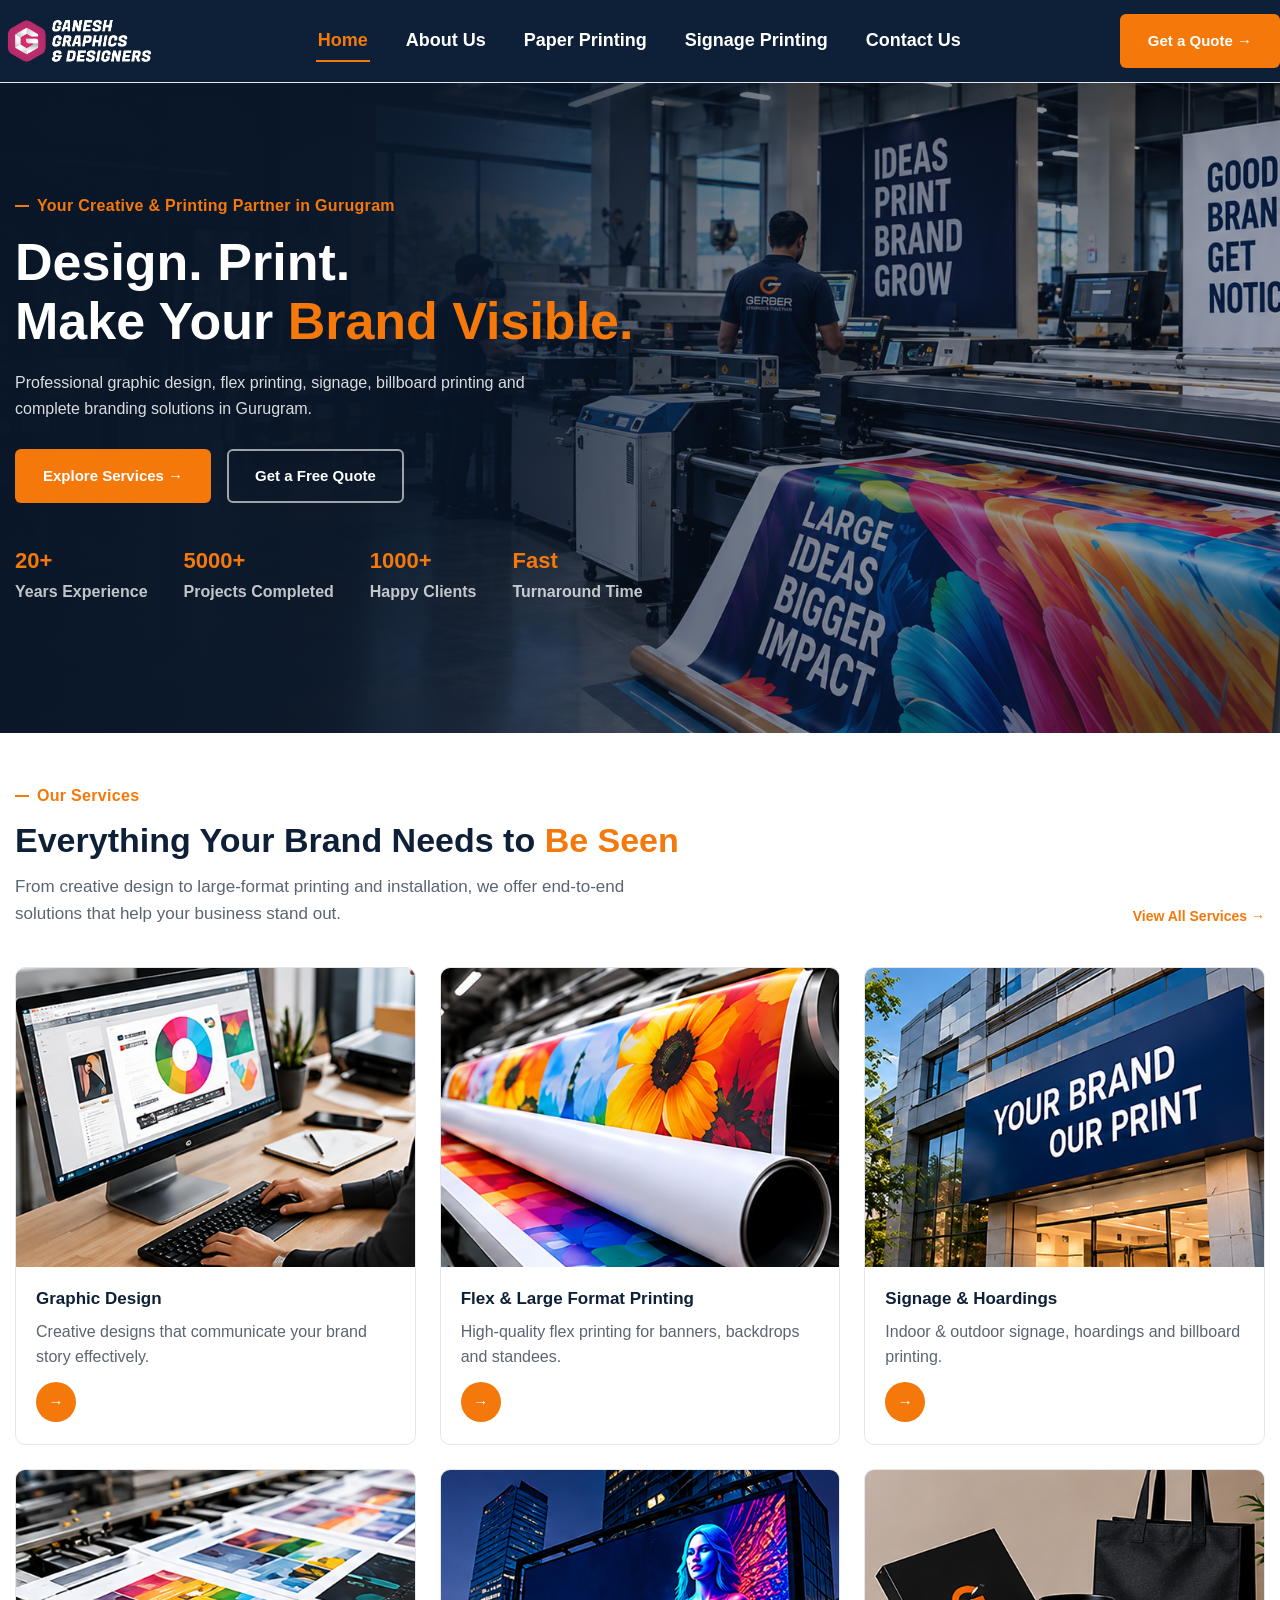
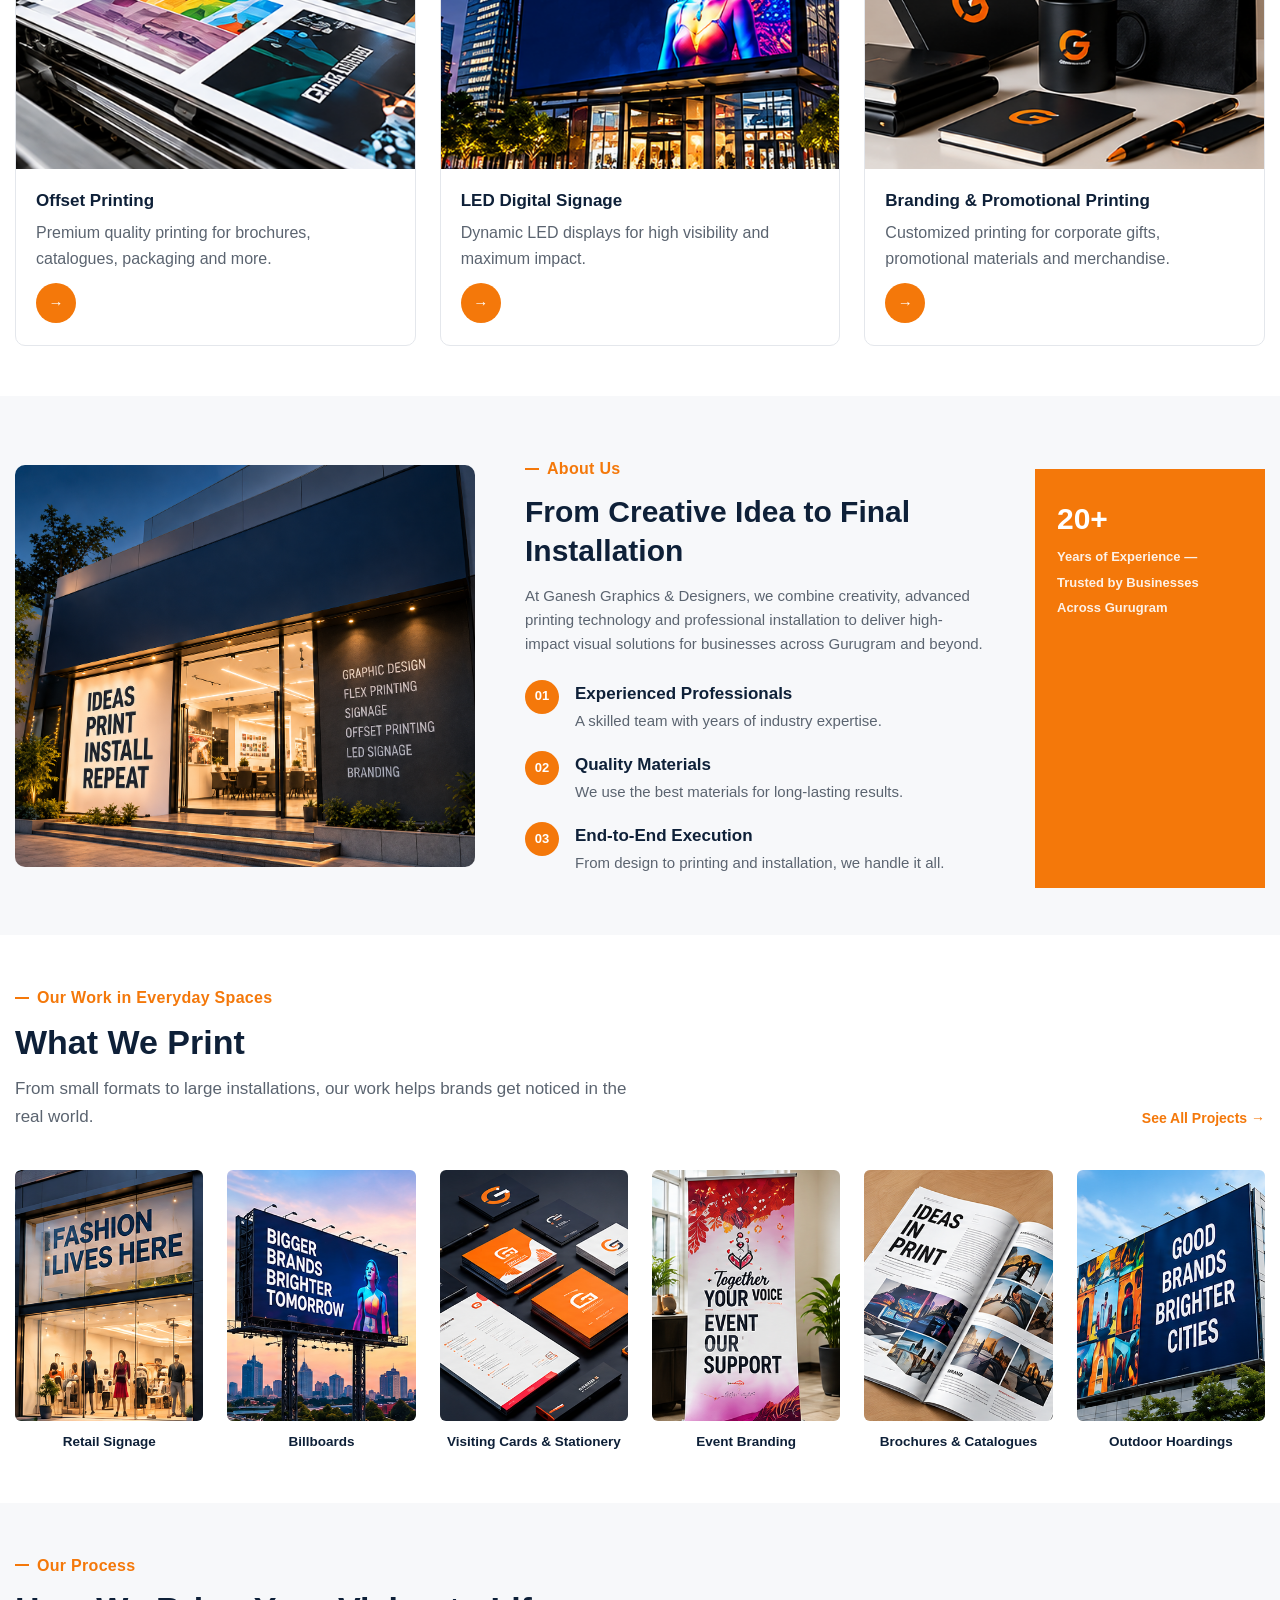
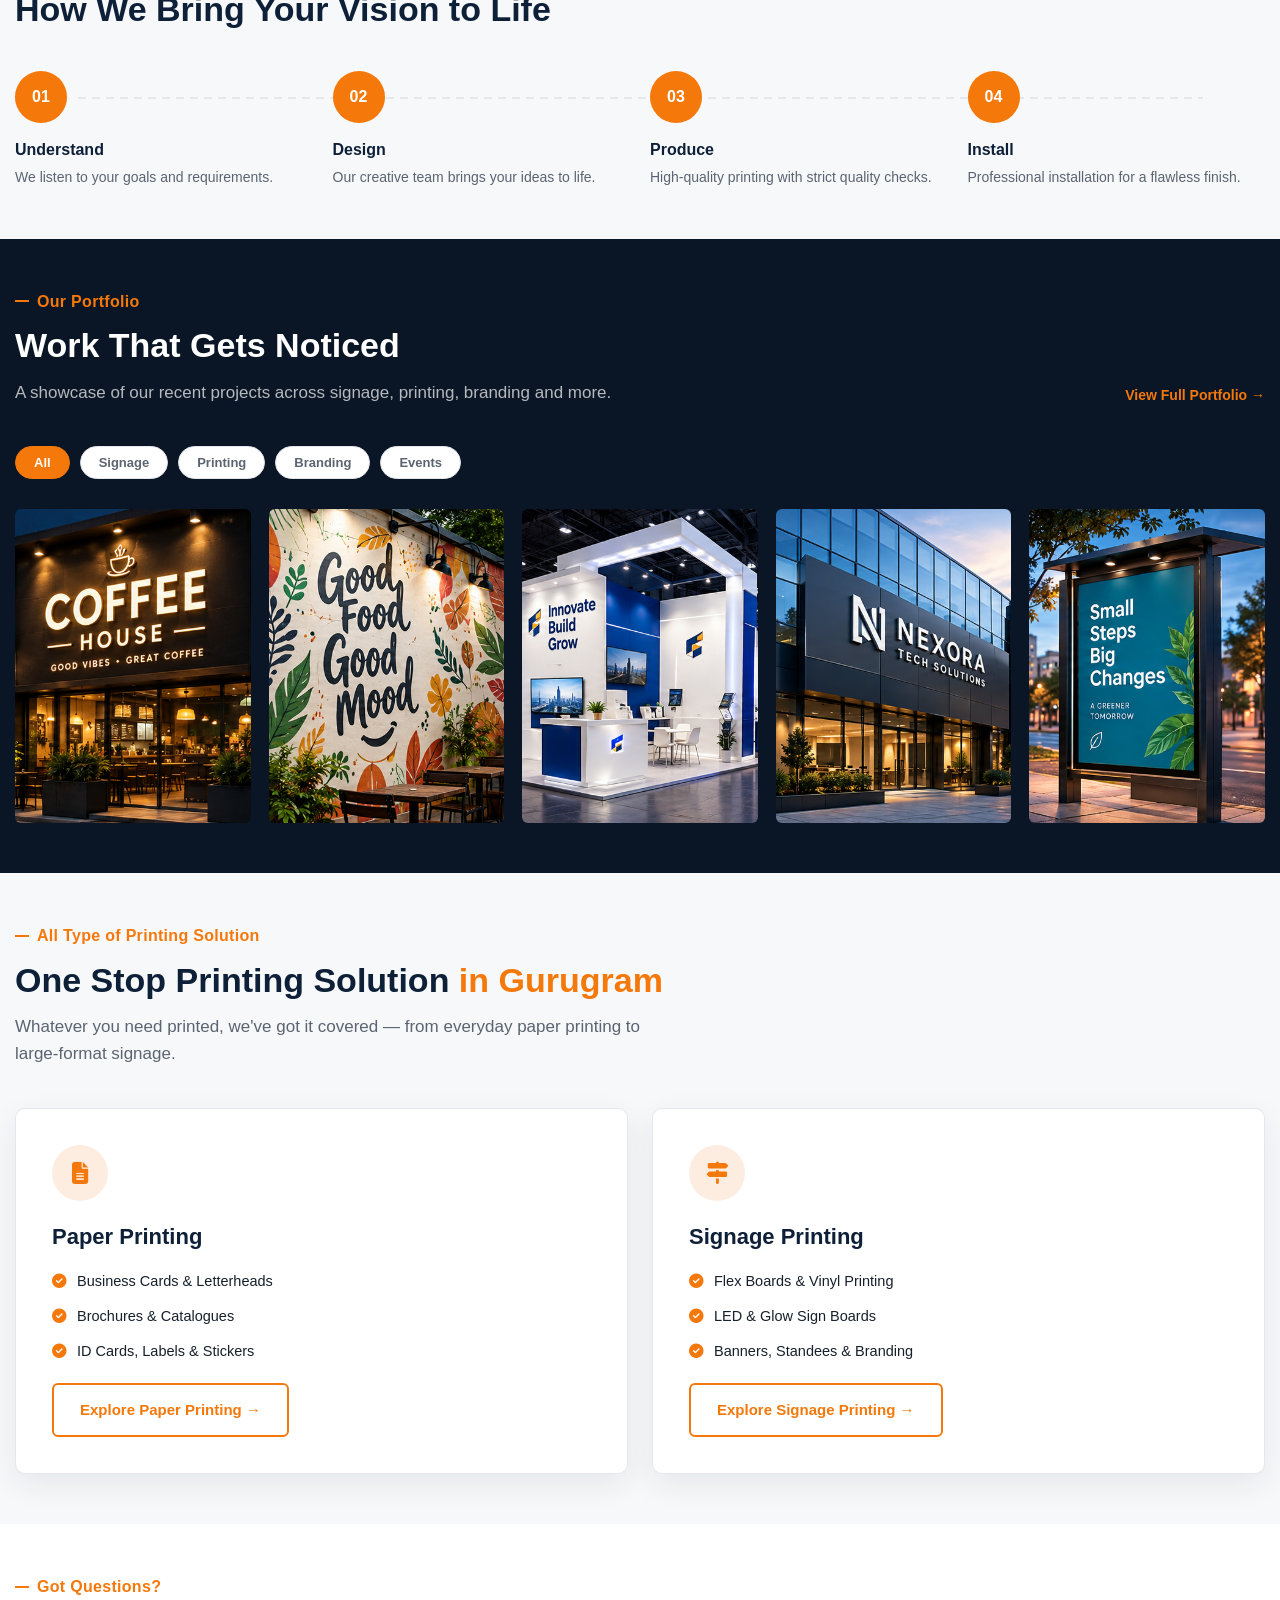
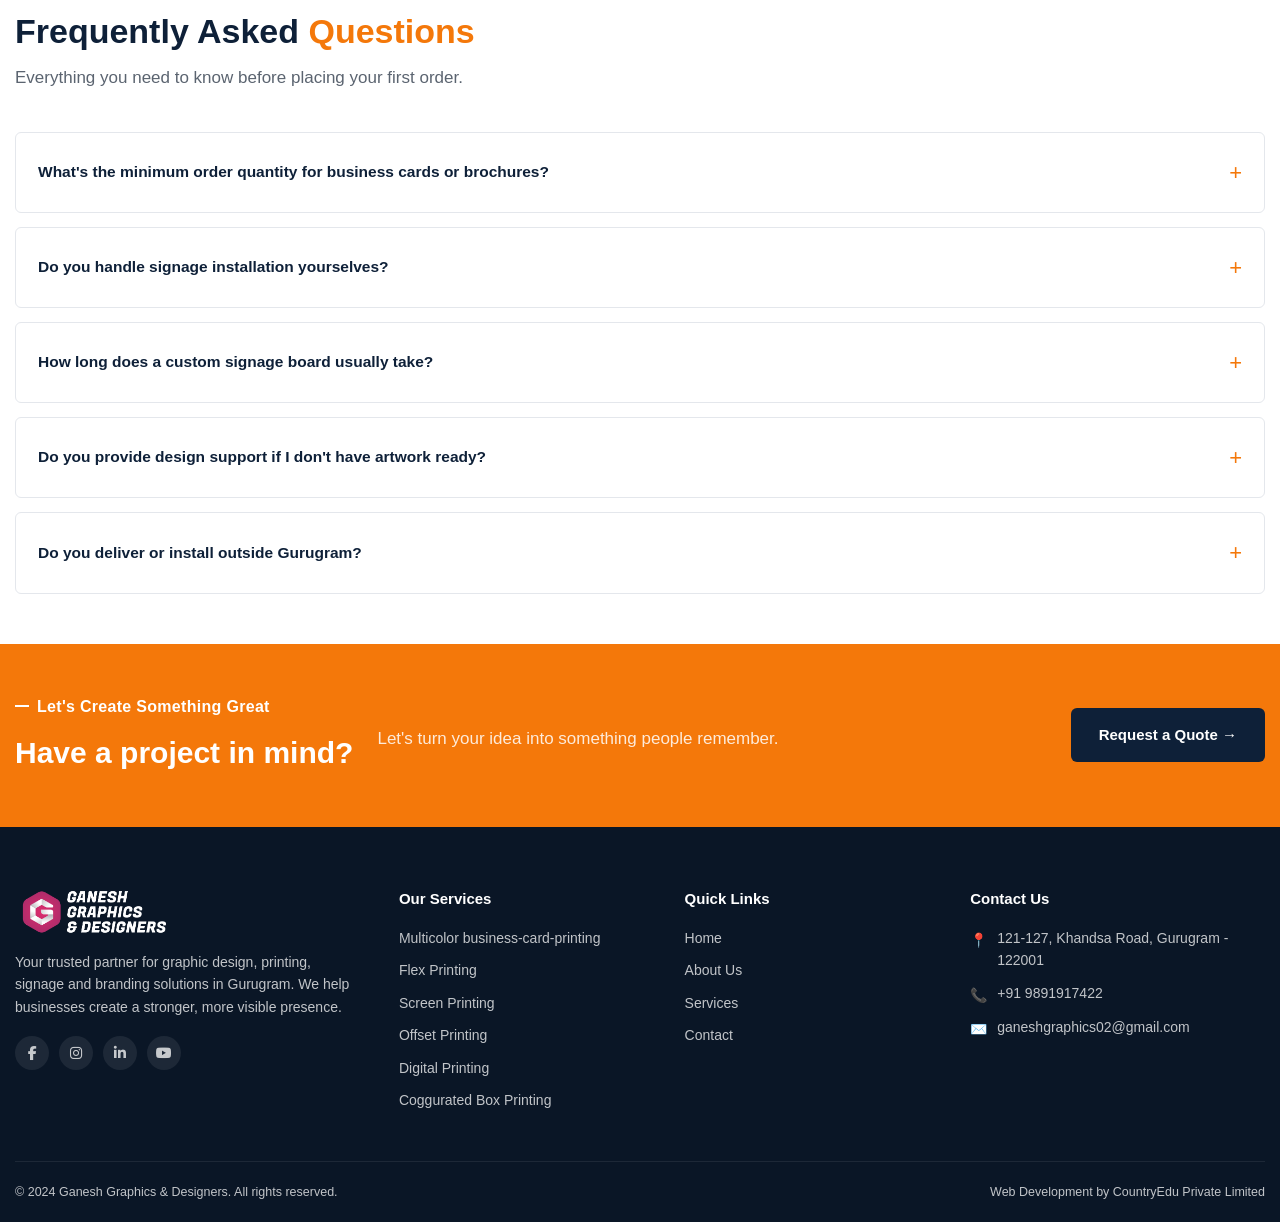
<file: index.html>
<!DOCTYPE html>
<html lang="en">
<head>
<meta charset="UTF-8">
<meta name="viewport" content="width=device-width, initial-scale=1.0">
<title>Ganesh Graphics & Designers | Design. Print. Make Your Brand Visible.</title>
<meta name="description" content="Graphic design, flex printing, signage, billboard printing and complete branding solutions in Gurugram.">
<link rel="stylesheet" href="./assets/css/style.css?v=2.0">
<link rel="stylesheet" href="https://cdnjs.cloudflare.com/ajax/libs/font-awesome/6.5.1/css/all.min.css">
</head>
<body>

<!-- ========== HEADER ========== -->
<header class="site-header">
  <div class="container navbar">
    <a href="index.html" class="navbar__brand">
      <img src="./assets/images/logo-white.png" alt="Ganesh Graphics & Designers logo">
    </a>
    <nav class="navbar__links">
      <a href="index.html" class="active">Home</a>
      <a href="about.html">About Us</a>
      <div class="navbar__dropdown">
        <div class="navbar__dropdown-row">
          <a href="paper-printing.html" id="nav-paper">Paper Printing</a>
          <button class="navbar__dropdown-toggle" aria-expanded="false" aria-label="Toggle Paper Printing submenu">
            <i class="fa-solid fa-chevron-down"></i>
          </button>
        </div>
        <div class="navbar__dropdown-menu">
          <a href="service.html?s=business-card-printing">Business Card Printing</a>
          <a href="service.html?s=bill-book-printing">Bill Book Printing</a>
          <a href="service.html?s=poster-printing">Poster Printing</a>
          <a href="service.html?s=catalogue-printing">Catalogue Printing</a>
          <a href="service.html?s=brochure-printing">Brochure Printing</a>
          <a href="service.html?s=letterhead-printing">Letter Head Printing</a>
          <a href="service.html?s=id-cards-printing">ID Cards Printing</a>
          <a href="service.html?s=label-printing">Label Printing</a>
          <a href="service.html?s=cut-out-stickers-printing">Cut Out Stickers Printing</a>
          <a href="service.html?s=t-shirt-printing">T-Shirt Printing</a>
          <a href="service.html?s=calendar-printing">Calendar Printing</a>
          <a href="service.html?s=stationary-printing">Stationary Printing</a>
        </div>
      </div>

      <div class="navbar__dropdown">
        <div class="navbar__dropdown-row">
          <a href="signage-printing.html" id="nav-signage">Signage Printing</a>
          <button class="navbar__dropdown-toggle" aria-expanded="false" aria-label="Toggle Signage Printing submenu">
            <i class="fa-solid fa-chevron-down"></i>
          </button>
        </div>
        <div class="navbar__dropdown-menu">
          <a href="service.html?s=flex-board-printing">Flex Board Printing</a>
          <a href="service.html?s=venyle-printing">Vinyl Printing</a>
          <a href="service.html?s=uni-pole-banner-printing">Uni-Pole Banner Printing</a>
          <a href="service.html?s=sunboard-printing">Sunboard Printing</a>
          <a href="service.html?s=one-way-vision-printing">One Way Vision Printing</a>
          <a href="service.html?s=branding">Branding</a>
          <a href="service.html?s=sunpack-printing">Sunpack Printing</a>
          <a href="service.html?s=glow-sign-board">Glow Sign Board</a>
          <a href="service.html?s=led-sign-board">LED Sign Board</a>
          <a href="service.html?s=standee-canopy">Standee / Canopy</a>
          <a href="service.html?s=election-promotion">Election Promotion</a>
        </div>
      </div>
      <a href="contact.html">Contact Us</a>
    </nav>
    <div class="navbar__actions">
      <a href="contact.html" class="btn btn-primary">Get a Quote →</a>
      <button class="navbar__toggle" aria-label="Toggle navigation" aria-expanded="false">
        <span></span><span></span><span></span>
      </button>
    </div>
  </div>
</header>

<!-- ========== HERO ========== -->
<section class="hero hero--home">
  <div class="container hero__inner">
    <span class="hero__eyebrow">Your Creative &amp; Printing Partner in Gurugram</span>
    <h1 class="hero__title">Design. Print.<br>Make Your <span class="accent">Brand Visible.</span></h1>
    <p class="hero__text">Professional graphic design, flex printing, signage, billboard printing and complete branding solutions in Gurugram.</p>
    <div class="hero__actions">
      <a href="paper-printing.html" class="btn btn-primary">Explore Services →</a>
      <a href="contact.html" class="btn btn-outline-light">Get a Free Quote</a>
    </div>
    <div class="hero__stats">
      <div class="hero__stat"><strong>20+</strong><span>Years Experience</span></div>
      <div class="hero__stat"><strong>5000+</strong><span>Projects Completed</span></div>
      <div class="hero__stat"><strong>1000+</strong><span>Happy Clients</span></div>
      <div class="hero__stat"><strong>Fast</strong><span>Turnaround Time</span></div>
    </div>
  </div>
</section>

<!-- ========== SERVICE OVERVIEW ========== -->
<section class="section">
  <div class="container">
    <div class="section-head">
      <div>
        <span class="eyebrow">Our Services</span>
        <h2 class="section-title">Everything Your Brand Needs to <span class="accent">Be Seen</span></h2>
        <p class="section-lead">From creative design to large-format printing and installation, we offer end-to-end solutions that help your business stand out.</p>
      </div>
      <a href="paper-printing.html" class="link-arrow">View All Services →</a>
    </div>
    <div class="grid grid--3 service-cards">
      <div class="card">
        <div class="card__media">
          <img src="./assets/images/home1.png" alt="Graphic Design">
          <div class="card__overlay">
            <h4 class="card__overlay-title">Graphic Design</h4>
          </div>
        </div>
        <div class="card__body">
          <h3 class="card__title">Graphic Design</h3>
          <p class="card__text">Creative designs that communicate your brand story effectively.</p>
          <span class="card__link">→</span>
        </div>
      </div>
      <div class="card">
        <div class="card__media">
          <img src="./assets/images/home2.png" alt="Flex & Large Format Printing">
          <div class="card__overlay">
            <h4 class="card__overlay-title">Flex &amp; Large Format Printing</h4>
          </div>
        </div>
        <div class="card__body">
          <h3 class="card__title">Flex &amp; Large Format Printing</h3>
          <p class="card__text">High-quality flex printing for banners, backdrops and standees.</p>
          <span class="card__link">→</span>
        </div>
      </div>
      <div class="card">
        <div class="card__media">
          <img src="./assets/images/home3.png" alt="Signage & Hoardings">
          <div class="card__overlay">
            <h4 class="card__overlay-title">Signage &amp; Hoardings</h4>
          </div>
        </div>
        <div class="card__body">
          <h3 class="card__title">Signage &amp; Hoardings</h3>
          <p class="card__text">Indoor &amp; outdoor signage, hoardings and billboard printing.</p>
          <span class="card__link">→</span>
        </div>
      </div>
      <div class="card">
        <div class="card__media">
          <img src="./assets/images/home4.png" alt="Offset Printing">
          <div class="card__overlay">
            <h4 class="card__overlay-title">Offset Printing</h4>
          </div>
        </div>
        <div class="card__body">
          <h3 class="card__title">Offset Printing</h3>
          <p class="card__text">Premium quality printing for brochures, catalogues, packaging and more.</p>
          <span class="card__link">→</span>
        </div>
      </div>
      <div class="card">
        <div class="card__media">
          <img src="./assets/images/home5.png" alt="LED Digital Signage">
          <div class="card__overlay">
            <h4 class="card__overlay-title">LED Digital Signage</h4>
          </div>
        </div>
        <div class="card__body">
          <h3 class="card__title">LED Digital Signage</h3>
          <p class="card__text">Dynamic LED displays for high visibility and maximum impact.</p>
          <span class="card__link">→</span>
        </div>
      </div>
      <div class="card">
        <div class="card__media">
          <img src="./assets/images/home6.png" alt="Branding & Promotional Printing">
          <div class="card__overlay">
            <h4 class="card__overlay-title">Branding &amp; Promotional Printing</h4>
          </div>
        </div>
        <div class="card__body">
          <h3 class="card__title">Branding &amp; Promotional Printing</h3>
          <p class="card__text">Customized printing for corporate gifts, promotional materials and merchandise.</p>
          <span class="card__link">→</span>
        </div>
      </div>
    </div>
  </div>
</section>

<!-- ========== COMPANY / EXPERTISE ========== -->
<section class="section section--tight section--off-white">
  <div class="container split">
    <div class="split__media">
      <img src="./assets/images/home-about.png" alt="Ganesh Graphics & Designers storefront">
    </div>
    <div>
      <span class="eyebrow split__eyebrow">About Us</span>
      <h2 class="split__title">From Creative Idea to Final Installation</h2>
      <p class="split__text">At Ganesh Graphics &amp; Designers, we combine creativity, advanced printing technology and professional installation to deliver high-impact visual solutions for businesses across Gurugram and beyond.</p>
      <div class="numbered-list">
        <div class="numbered-list__item">
          <span class="numbered-list__num">01</span>
          <div><strong>Experienced Professionals</strong><p>A skilled team with years of industry expertise.</p></div>
        </div>
        <div class="numbered-list__item">
          <span class="numbered-list__num">02</span>
          <div><strong>Quality Materials</strong><p>We use the best materials for long-lasting results.</p></div>
        </div>
        <div class="numbered-list__item">
          <span class="numbered-list__num">03</span>
          <div><strong>End-to-End Execution</strong><p>From design to printing and installation, we handle it all.</p></div>
        </div>
      </div>
    </div>
      <div class="stat-badge stat-badge--inline">
        <strong>20+</strong>
        <span>Years of Experience — Trusted by Businesses Across Gurugram</span>
      </div>
  </div>
</section>

<!-- ========== WHAT WE PRINT ========== -->
<section class="section">
  <div class="container">
    <div class="section-head">
      <div>
        <span class="eyebrow">Our Work in Everyday Spaces</span>
        <h2 class="section-title">What We Print</h2>
        <p class="section-lead">From small formats to large installations, our work helps brands get noticed in the real world.</p>
      </div>
      <a href="paper-printing.html" class="link-arrow">See All Projects →</a>
    </div>
    <div class="grid grid--6">
      <div class="style-item">
        <div class="style-item__media"><img src="./assets/images/home-print1.png" alt="Retail Signage"></div>
        <strong>Retail Signage</strong>
      </div>
      <div class="style-item">
        <div class="style-item__media"><img src="./assets/images/home-print2.png" alt="Billboards"></div>
        <strong>Billboards</strong>
      </div>
      <div class="style-item">
        <div class="style-item__media"><img src="./assets/images/home-print3.png" alt="Visiting Cards & Stationery"></div>
        <strong>Visiting Cards &amp; Stationery</strong>
      </div>
      <div class="style-item">
        <div class="style-item__media"><img src="./assets/images/home-print4.png" alt="Event Branding"></div>
        <strong>Event Branding</strong>
      </div>
      <div class="style-item">
        <div class="style-item__media"><img src="./assets/images/home-print5.png" alt="Brochures & Catalogues"></div>
        <strong>Brochures &amp; Catalogues</strong>
      </div>
      <div class="style-item">
        <div class="style-item__media"><img src="./assets/images/home-print6.png" alt="Outdoor Hoardings"></div>
        <strong>Outdoor Hoardings</strong>
      </div>
    </div>
  </div>
</section>

<!-- ========== WORKFLOW ========== -->
<section class="section section--off-white">
  <div class="container">
    <span class="eyebrow">Our Process</span>
    <h2 class="section-title section-title--mb40">How We Bring Your Vision to Life</h2>
    <div class="process">
      <div class="process__step">
        <div class="process__num">01</div>
        <div class="process__title">Understand</div>
        <p class="process__text">We listen to your goals and requirements.</p>
      </div>
      <div class="process__step">
        <div class="process__num">02</div>
        <div class="process__title">Design</div>
        <p class="process__text">Our creative team brings your ideas to life.</p>
      </div>
      <div class="process__step">
        <div class="process__num">03</div>
        <div class="process__title">Produce</div>
        <p class="process__text">High-quality printing with strict quality checks.</p>
      </div>
      <div class="process__step">
        <div class="process__num">04</div>
        <div class="process__title">Install</div>
        <p class="process__text">Professional installation for a flawless finish.</p>
      </div>
    </div>
  </div>
</section>

<!-- ========== PORTFOLIO ========== -->
<section class="section section--dark">
  <div class="container">
    <div class="section-head">
      <div>
        <span class="eyebrow">Our Portfolio</span>
        <h2 class="section-title">Work That Gets Noticed</h2>
        <p class="section-lead">A showcase of our recent projects across signage, printing, branding and more.</p>
      </div>
      <a href="#" class="link-arrow">View Full Portfolio →</a>
    </div>
    <div class="filters">
      <button class="filter-btn active" data-filter="all">All</button>
      <button class="filter-btn" data-filter="signage">Signage</button>
      <button class="filter-btn" data-filter="printing">Printing</button>
      <button class="filter-btn" data-filter="branding">Branding</button>
      <button class="filter-btn" data-filter="events">Events</button>
    </div>
    <div class="portfolio-grid">
      <div class="portfolio-item" data-category="signage">
        <img src="./assets/images/home-notice1.png" alt="The Coffee Story signage">
      </div>

      <div class="portfolio-item" data-category="branding">
        <img src="./assets/images/home-notice2.png" alt="Good Food Good Mood branding">
      </div>
      
      <div class="portfolio-item" data-category="printing">
        <img src="./assets/images/home-notice3.png" alt="Event branding materials">
      </div>

      <div class="portfolio-item" data-category="printing">
        <img src="./assets/images/home-notice4.png" alt="Brochures and catalogues">
      </div>

      <div class="portfolio-item" data-category="events">
        <img src="./assets/images/home-notice5.png" alt="Small Business Big Dreams">
      </div>

    </div>
  </div>
</section>

<!-- ========== ALL TYPE OF PRINTING SOLUTION ========== -->
<section class="section section--off-white">
  <div class="container">
    <div class="section-head">
      <div>
        <span class="eyebrow">All Type of Printing Solution</span>
        <h2 class="section-title">One Stop Printing Solution <span class="accent">in Gurugram</span></h2>
        <p class="section-lead">Whatever you need printed, we've got it covered — from everyday paper printing to large-format signage.</p>
      </div>
    </div>
    <div class="grid grid--2">
      <div class="category-card">
        <div class="category-card__icon"><i class="fa-solid fa-file-lines"></i></div>
        <h3 class="category-card__title">Paper Printing</h3>
        <ul class="check-list">
          <li><span class="check"><i class="fa-solid fa-circle-check"></i></span> Business Cards &amp; Letterheads</li>
          <li><span class="check"><i class="fa-solid fa-circle-check"></i></span> Brochures &amp; Catalogues</li>
          <li><span class="check"><i class="fa-solid fa-circle-check"></i></span> ID Cards, Labels &amp; Stickers</li>
        </ul>
        <a href="paper-printing.html" class="btn btn-outline-orange btn--mt">Explore Paper Printing →</a>
      </div>
      <div class="category-card">
        <div class="category-card__icon"><i class="fa-solid fa-signs-post"></i></div>
        <h3 class="category-card__title">Signage Printing</h3>
        <ul class="check-list">
          <li><span class="check"><i class="fa-solid fa-circle-check"></i></span> Flex Boards &amp; Vinyl Printing</li>
          <li><span class="check"><i class="fa-solid fa-circle-check"></i></span> LED &amp; Glow Sign Boards</li>
          <li><span class="check"><i class="fa-solid fa-circle-check"></i></span> Banners, Standees &amp; Branding</li>
        </ul>
        <a href="signage-printing.html" class="btn btn-outline-orange btn--mt">Explore Signage Printing →</a>
      </div>
    </div>
  </div>
</section>

<!-- ========== FAQ ========== -->
<section class="section">
  <div class="container">
    <div class="section-head">
      <div>
        <span class="eyebrow">Got Questions?</span>
        <h2 class="section-title">Frequently Asked <span class="accent">Questions</span></h2>
        <p class="section-lead">Everything you need to know before placing your first order.</p>
      </div>
    </div>
    <div class="faq-list">
      <details class="faq-item">
        <summary>What's the minimum order quantity for business cards or brochures?</summary>
        <p>There's no fixed minimum — we print both small personal orders and large bulk runs for businesses, and pricing scales accordingly.</p>
      </details>
      <details class="faq-item">
        <summary>Do you handle signage installation yourselves?</summary>
        <p>Yes, our in-house team handles design, printing and installation end-to-end — we don't outsource fabrication or fitting.</p>
      </details>
      <details class="faq-item">
        <summary>How long does a custom signage board usually take?</summary>
        <p>Most standard signage boards are ready within 3-5 working days, depending on size and complexity. Rush orders can often be accommodated.</p>
      </details>
      <details class="faq-item">
        <summary>Do you provide design support if I don't have artwork ready?</summary>
        <p>Absolutely — our design team can create artwork from scratch or refine files you already have, at no extra hassle.</p>
      </details>
      <details class="faq-item">
        <summary>Do you deliver or install outside Gurugram?</summary>
        <p>Yes, we serve clients across the NCR region. Get in touch with your location and we'll confirm delivery or installation timelines.</p>
      </details>
    </div>
  </div>
</section>

<!-- ========== CTA ========== -->
<section class="cta-banner">
  <div class="container cta-banner__inner">
    <div class="cta-banner__left">
      <div>
        <span class="eyebrow eyebrow--light">Let's Create Something Great</span>
        <h2 class="cta-banner__title">Have a project in mind?</h2>
      </div>
      <p class="cta-banner__text">Let's turn your idea into something people remember.</p>
    </div>
    <a href="contact.html" class="btn btn-navy">Request a Quote →</a>
  </div>
</section>

<!-- ========== FOOTER ========== -->
<footer class="site-footer">
  <div class="container">
    <div class="footer-grid">
      <div>
        <div class="footer-brand">
          <a href="index.html" class="navbar__brand">
            <img src="./assets/images/logo-white.png" alt="Ganesh Graphics & Designers logo">
          </a>
        </div>
        <p>Your trusted partner for graphic design, printing, signage and branding solutions in Gurugram. We help businesses create a stronger, more visible presence.</p>
        <div class="footer-social">
          <a href="#" aria-label="Facebook">
            <i class="fab fa-facebook-f"></i>
          </a>

          <a href="#" aria-label="Instagram">
            <i class="fab fa-instagram"></i>
          </a>

          <a href="#" aria-label="LinkedIn">
            <i class="fab fa-linkedin-in"></i>
          </a>

          <a href="#" aria-label="YouTube">
            <i class="fab fa-youtube"></i>
          </a>
        </div>
      </div>
      <div class="footer-col">
        <h4>Our Services</h4>
        <ul>
          <li><a href="paper-printing.html">Multicolor business-card-printing</a></li>
          <li><a href="signage-printing.html">Flex Printing</a></li>
          <li><a href="signage-printing.html">Screen Printing</a></li>
          <li><a href="paper-printing.html">Offset Printing</a></li>
          <li><a href="signage-printing.html">Digital Printing</a></li>
          <li><a href="paper-printing.html">Coggurated Box Printing</a></li>
        </ul>
      </div>
      <div class="footer-col">
        <h4>Quick Links</h4>
        <ul>
          <li><a href="index.html">Home</a></li>
          <li><a href="about.html">About Us</a></li>
          <li><a href="paper-printing.html">Services</a></li>
          <li><a href="contact.html">Contact</a></li>
        </ul>
      </div>
      <div class="footer-col">
        <h4>Contact Us</h4>
        <ul class="footer-contact">
          <li><span class="icon">📍</span><span>121-127, Khandsa Road, Gurugram - 122001</span></li>
          <li><span class="icon">📞</span><span>+91 9891917422</span></li>
          <li><span class="icon">✉️</span><span>ganeshgraphics02@gmail.com</span></li>
          <!-- <li><span class="icon">🕒</span><span>Mon - Sat: 9:00 AM - 7:00 PM</span></li> -->
        </ul>
      </div>
    </div>
    <div class="footer-bottom">
      <span>© 2024 Ganesh Graphics &amp; Designers. All rights reserved.</span>
      <span>Web Development by CountryEdu Private Limited</span>
    </div>
  </div>
</footer>

<script src="assets/js/main.js?v=2.0"></script>
</body>
</html>
</file>
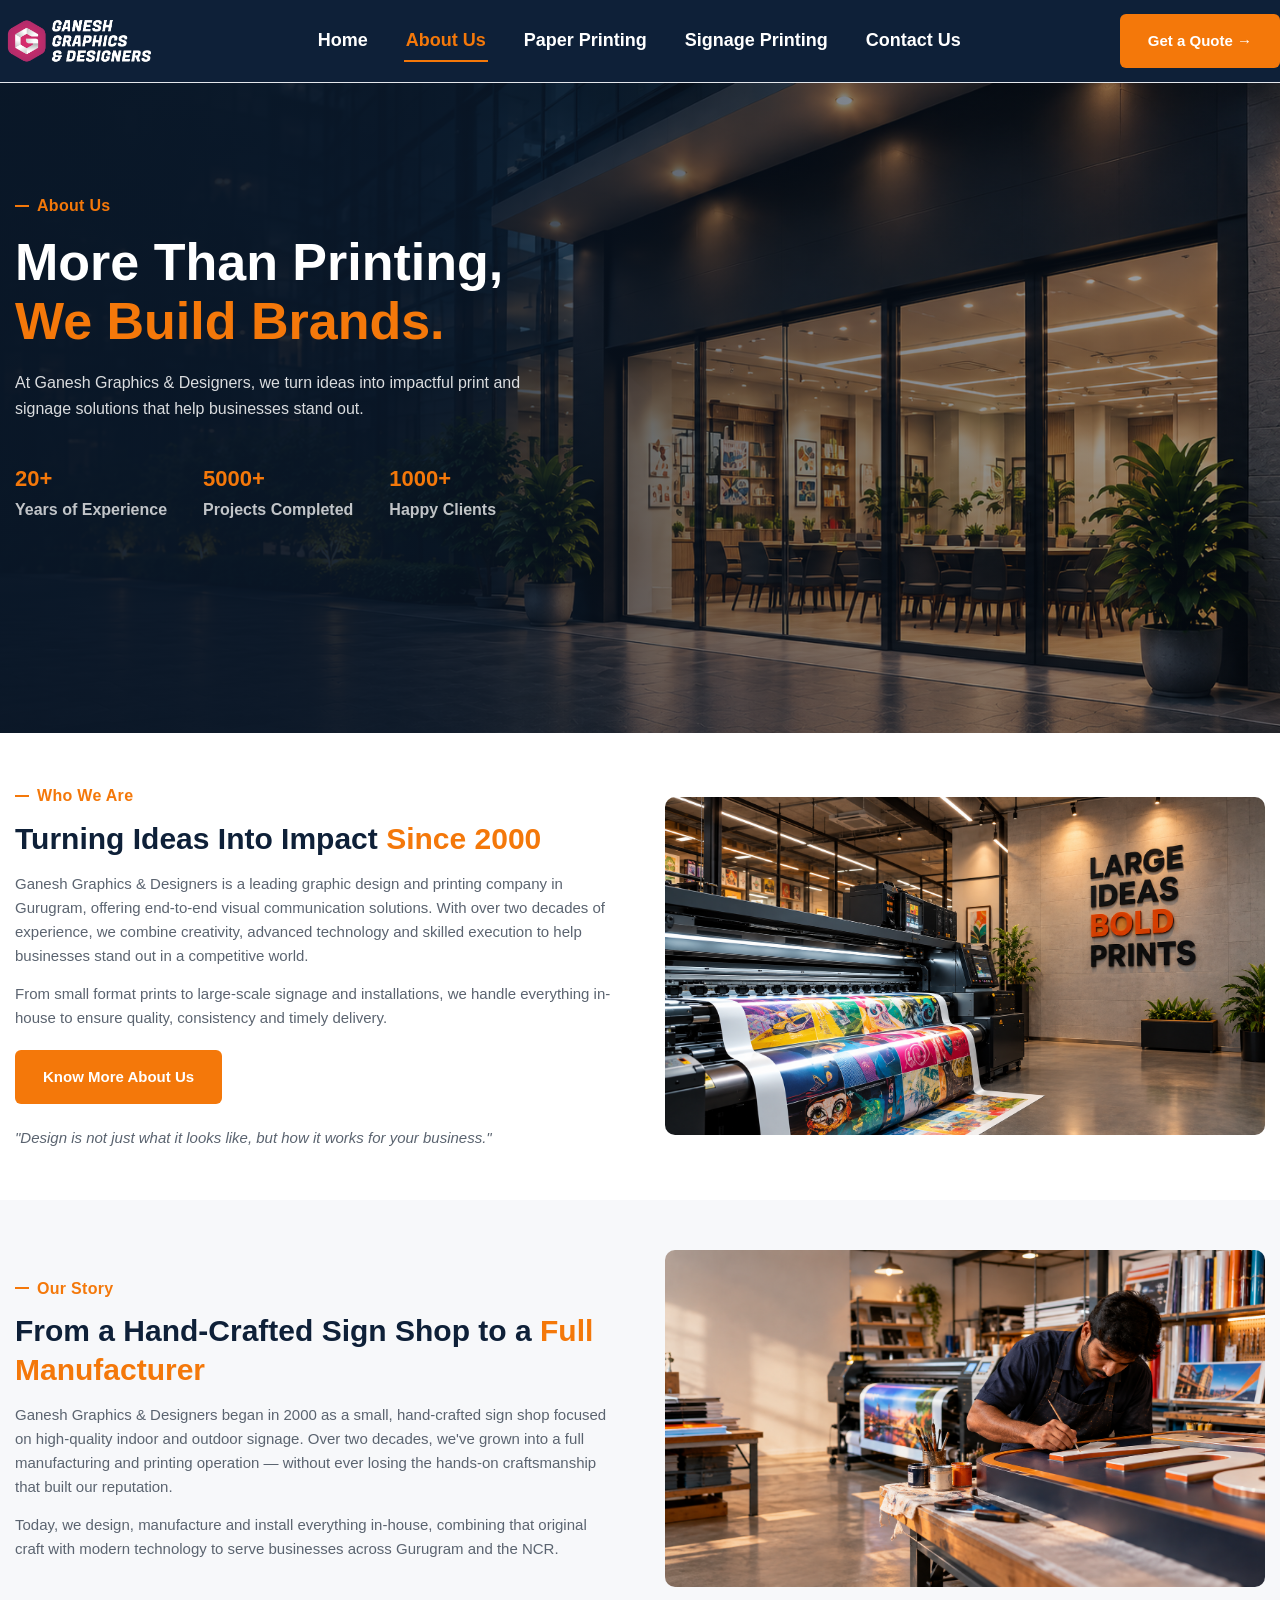
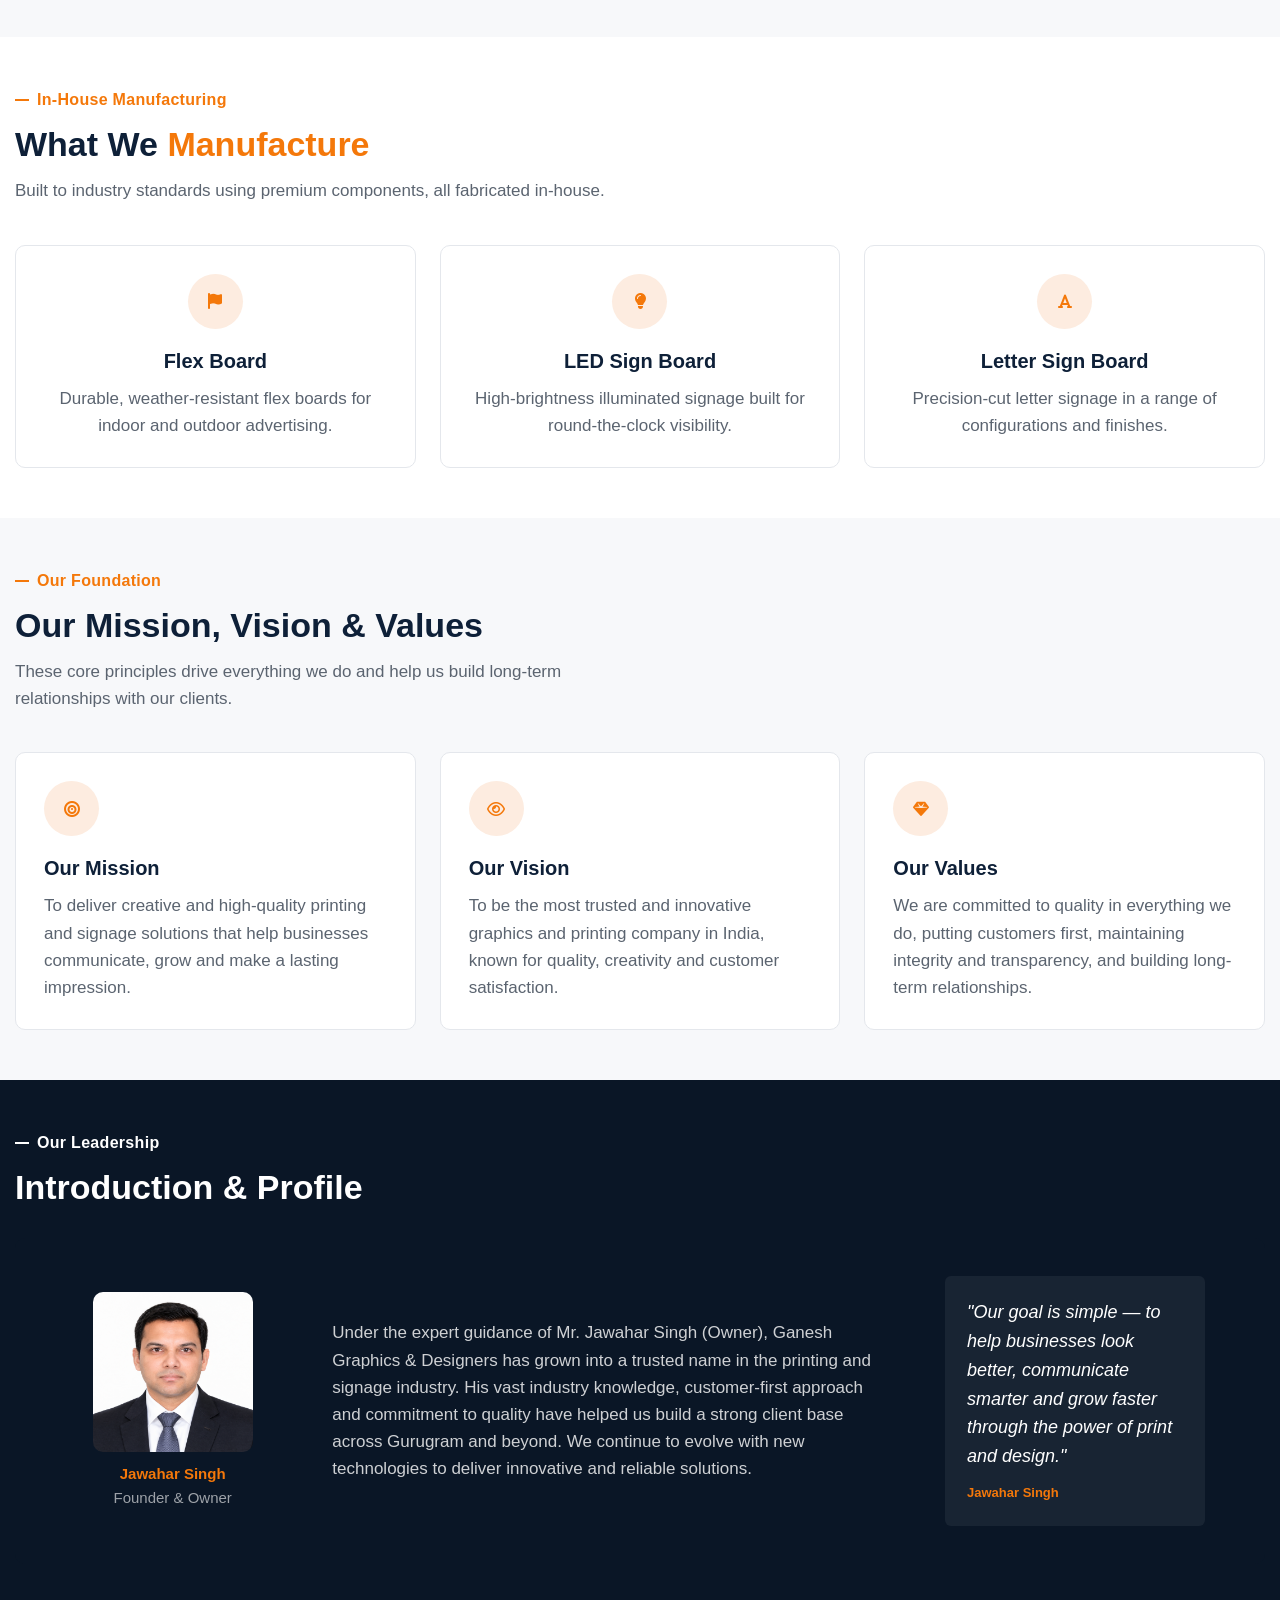
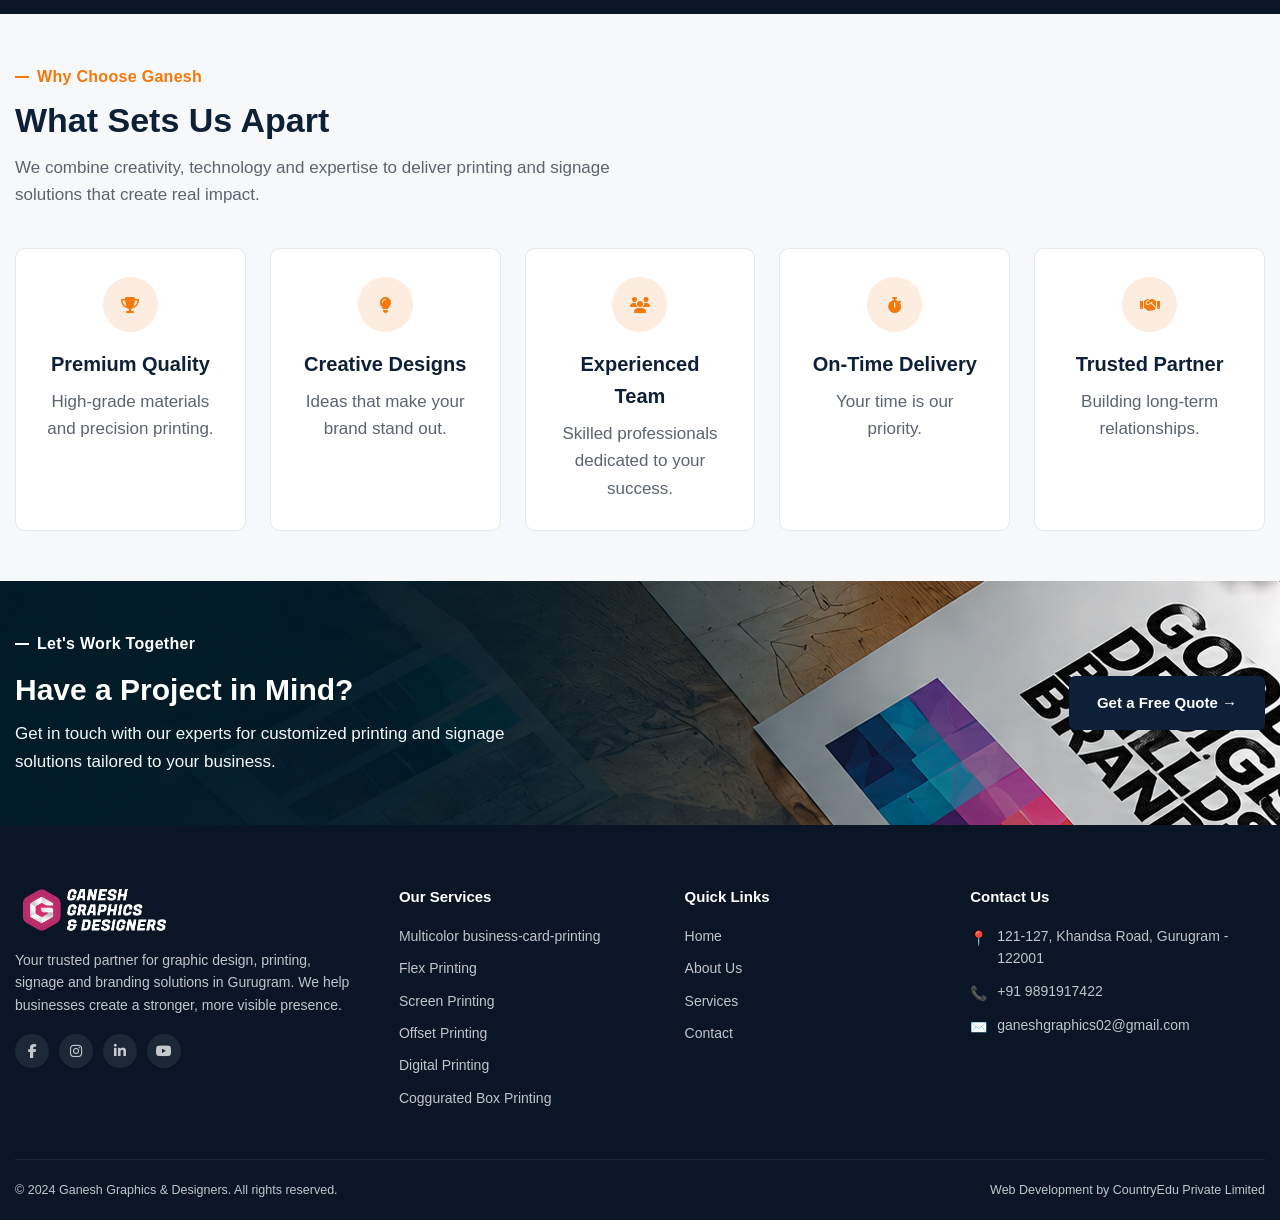
<file: about.html>
<!DOCTYPE html>
<html lang="en">
<head>
<meta charset="UTF-8">
<meta name="viewport" content="width=device-width, initial-scale=1.0">
<title>About Us | Ganesh Graphics & Designers</title>
<meta name="description" content="More Than Printing, We Build Brands — learn about Ganesh Graphics & Designers, our mission, values and 20+ years of experience.">
<link rel="stylesheet" href="https://cdnjs.cloudflare.com/ajax/libs/font-awesome/6.5.2/css/all.min.css">
<link rel="stylesheet" href="assets/css/style.css?v=2.0">
</head>
<body>

<!-- ========== HEADER ========== -->
<header class="site-header">
  <div class="container navbar">
    <a href="index.html" class="navbar__brand">
      <img src="./assets/images/logo-white.png" alt="Ganesh Graphics & Designers logo">
    </a>
    <nav class="navbar__links">
      <a href="index.html">Home</a>
      <a href="about.html" class="active">About Us</a>
      <div class="navbar__dropdown">
        <div class="navbar__dropdown-row">
          <a href="paper-printing.html" id="nav-paper">Paper Printing</a>
          <button class="navbar__dropdown-toggle" aria-expanded="false" aria-label="Toggle Paper Printing submenu">
            <i class="fa-solid fa-chevron-down"></i>
          </button>
        </div>
        <div class="navbar__dropdown-menu">
          <a href="service.html?s=business-card-printing">Business Card Printing</a>
          <a href="service.html?s=bill-book-printing">Bill Book Printing</a>
          <a href="service.html?s=poster-printing">Poster Printing</a>
          <a href="service.html?s=catalogue-printing">Catalogue Printing</a>
          <a href="service.html?s=brochure-printing">Brochure Printing</a>
          <a href="service.html?s=letterhead-printing">Letter Head Printing</a>
          <a href="service.html?s=id-cards-printing">ID Cards Printing</a>
          <a href="service.html?s=label-printing">Label Printing</a>
          <a href="service.html?s=cut-out-stickers-printing">Cut Out Stickers Printing</a>
          <a href="service.html?s=t-shirt-printing">T-Shirt Printing</a>
          <a href="service.html?s=calendar-printing">Calendar Printing</a>
          <a href="service.html?s=stationary-printing">Stationary Printing</a>
        </div>
      </div>

      <div class="navbar__dropdown">
        <div class="navbar__dropdown-row">
          <a href="signage-printing.html" id="nav-signage">Signage Printing</a>
          <button class="navbar__dropdown-toggle" aria-expanded="false" aria-label="Toggle Signage Printing submenu">
            <i class="fa-solid fa-chevron-down"></i>
          </button>
        </div>
        <div class="navbar__dropdown-menu">
          <a href="service.html?s=flex-board-printing">Flex Board Printing</a>
          <a href="service.html?s=venyle-printing">Vinyl Printing</a>
          <a href="service.html?s=uni-pole-banner-printing">Uni-Pole Banner Printing</a>
          <a href="service.html?s=sunboard-printing">Sunboard Printing</a>
          <a href="service.html?s=one-way-vision-printing">One Way Vision Printing</a>
          <a href="service.html?s=branding">Branding</a>
          <a href="service.html?s=sunpack-printing">Sunpack Printing</a>
          <a href="service.html?s=glow-sign-board">Glow Sign Board</a>
          <a href="service.html?s=led-sign-board">LED Sign Board</a>
          <a href="service.html?s=standee-canopy">Standee / Canopy</a>
          <a href="service.html?s=election-promotion">Election Promotion</a>
        </div>
      </div>
      <a href="contact.html">Contact Us</a>
    </nav>
    <div class="navbar__actions">
      <a href="contact.html" class="btn btn-primary">Get a Quote →</a>
      <button class="navbar__toggle" aria-label="Toggle navigation" aria-expanded="false">
        <span></span><span></span><span></span>
      </button>
    </div>
  </div>
</header>

<!-- ========== HERO ========== -->
<section class="hero hero--about">
  <div class="container hero__inner">
    <span class="hero__eyebrow">About Us</span>
    <h1 class="hero__title">More Than Printing,<br><span class="accent">We Build Brands.</span></h1>
    <p class="hero__text">At Ganesh Graphics &amp; Designers, we turn ideas into impactful print and signage solutions that help businesses stand out.</p>
    <div class="hero__stats">
      <div class="hero__stat"><strong>20+</strong><span>Years of Experience</span></div>
      <div class="hero__stat"><strong>5000+</strong><span>Projects Completed</span></div>
      <div class="hero__stat"><strong>1000+</strong><span>Happy Clients</span></div>
    </div>
  </div>
</section>

<!-- ========== WHO WE ARE ========== -->
<section class="section">
  <div class="container split-about">
    <div>
      <span class="eyebrow">Who We Are</span>
      <h2 class="split__title">Turning Ideas Into Impact <span class="accent">Since 2000</span></h2>
      <p class="split__text">Ganesh Graphics &amp; Designers is a leading graphic design and printing company in Gurugram, offering end-to-end visual communication solutions. With over two decades of experience, we combine creativity, advanced technology and skilled execution to help businesses stand out in a competitive world.</p>
      <p class="split__text">From small format prints to large-scale signage and installations, we handle everything in-house to ensure quality, consistency and timely delivery.</p>
      <a href="about.html" class="btn btn-primary btn--mt">Know More About Us</a>
      <p class="split__text split__quote">"Design is not just what it looks like, but how it works for your business."</p>
    </div>
    <div class="split__media split__media--relative">
      <img src="./assets/images/about-about.png" alt="Large format printing roll">
    </div>
  </div>
</section>

<!-- ========== ORIGIN STORY ========== -->
<section class="section section--off-white">
  <div class="container split-about split--reverse">
    <div class="split__media">
      <img src="./assets/images/about-origin.png" alt="Ganesh Graphics hand-crafted sign shop origins">
    </div>
    <div>
      <span class="eyebrow">Our Story</span>
      <h2 class="split__title">From a Hand-Crafted Sign Shop to a <span class="accent">Full Manufacturer</span></h2>
      <p class="split__text">Ganesh Graphics &amp; Designers began in 2000 as a small, hand-crafted sign shop focused on high-quality indoor and outdoor signage. Over two decades, we've grown into a full manufacturing and printing operation — without ever losing the hands-on craftsmanship that built our reputation.</p>
      <p class="split__text">Today, we design, manufacture and install everything in-house, combining that original craft with modern technology to serve businesses across Gurugram and the NCR.</p>
    </div>
  </div>
</section>

<!-- ========== WHAT WE MANUFACTURE ========== -->
<section class="section">
  <div class="container">
    <div class="section-head">
      <div>
        <span class="eyebrow">In-House Manufacturing</span>
        <h2 class="section-title">What We <span class="accent">Manufacture</span></h2>
        <p class="section-lead">Built to industry standards using premium components, all fabricated in-house.</p>
      </div>
    </div>
    <div class="foundation-grid">
      <div class="foundation-card foundation-card--center">
        <div class="icon-circle"><i class="fa-solid fa-flag"></i></div>
        <h3>Flex Board</h3>
        <p>Durable, weather-resistant flex boards for indoor and outdoor advertising.</p>
      </div>
      <div class="foundation-card foundation-card--center">
        <div class="icon-circle"><i class="fa-solid fa-lightbulb"></i></div>
        <h3>LED Sign Board</h3>
        <p>High-brightness illuminated signage built for round-the-clock visibility.</p>
      </div>
      <div class="foundation-card foundation-card--center">
        <div class="icon-circle"><i class="fa-solid fa-font"></i></div>
        <h3>Letter Sign Board</h3>
        <p>Precision-cut letter signage in a range of configurations and finishes.</p>
      </div>
    </div>
  </div>
</section>

<!-- ========== MISSION / VISION / VALUES ========== -->
<section class="section section--off-white">
  <div class="container">
    <div class="section-head">
      <div>
        <span class="eyebrow">Our Foundation</span>
        <h2 class="section-title">Our Mission, Vision &amp; Values</h2>
      
      <p class="section-lead">These core principles drive everything we do and help us build long-term relationships with our clients.</p>
      </div>
    </div>
    <div class="foundation-grid">
      <div class="foundation-card">
         <div class="icon-circle"><i class="fa-solid fa-bullseye"></i></div>
        <h3>Our Mission</h3>
        <p>To deliver creative and high-quality printing and signage solutions that help businesses communicate, grow and make a lasting impression.</p>
      </div>
      <div class="foundation-card">
       <div class="icon-circle"><i class="fa-regular fa-eye"></i></div>
        <h3>Our Vision</h3>
        <p>To be the most trusted and innovative graphics and printing company in India, known for quality, creativity and customer satisfaction.</p>
      </div>
      <div class="foundation-card">
       <div class="icon-circle"><i class="fa-solid fa-gem"></i></div>
        <h3>Our Values</h3>
        <p>We are committed to quality in everything we do, putting customers first, maintaining integrity and transparency, and building long-term relationships.</p>
      </div>
    </div>
  </div>
</section>

<!-- ========== LEADERSHIP ========== -->
<section class="section section--dark">
  <div class="container">
    <span class="eyebrow eyebrow--light">Our Leadership</span>
    <h2 class="section-title section-title--mb30">Introduction &amp; Profile</h2>
    <div class="leadership">
      <div class="leadership__photo">
        <img src="./assets/images/founder.png" alt="Jawahar Singh, Founder & Owner">
        <div class="leadership__name">Jawahar Singh<br><span class="leadership__role">Founder &amp; Owner</span></div>
      </div>
      <p class="leadership__text">Under the expert guidance of Mr. Jawahar Singh (Owner), Ganesh Graphics &amp; Designers has grown into a trusted name in the printing and signage industry. His vast industry knowledge, customer-first approach and commitment to quality have helped us build a strong client base across Gurugram and beyond. We continue to evolve with new technologies to deliver innovative and reliable solutions.</p>
      <blockquote class="leadership__quote">
        "Our goal is simple — to help businesses look better, communicate smarter and grow faster through the power of print and design."
        <cite>Jawahar Singh</cite>
      </blockquote>
    </div>
  </div>
</section>

<!-- ========== KEY MILESTONES ========== -->
<!-- <section class="section">
  <div class="container">
    <span class="eyebrow">Our Journey</span>
    <h2 class="section-title section-title--mb8">Key Milestones</h2>
    <p class="section-lead section-lead--mb44">A journey of continuous learning, innovation and trust.</p>
    <div class="timeline">
      <div class="timeline__item">
        <div class="timeline__icon">🚩</div>
        <div class="timeline__year">2000</div>
        <div class="timeline__title">Humble Beginning</div>
        <p class="timeline__text">Started as a small printing setup with a big vision.</p>
      </div>
      <div class="timeline__item">
        <div class="timeline__icon">🏢</div>
        <div class="timeline__year">2005</div>
        <div class="timeline__title">Expanded Services</div>
        <p class="timeline__text">Added digital printing and signage solutions.</p>
      </div>
      <div class="timeline__item">
        <div class="timeline__icon">⚙️</div>
        <div class="timeline__year">2010</div>
        <div class="timeline__title">Bigger Facilities</div>
        <p class="timeline__text">Invested in advanced machines to improve production capacity.</p>
      </div>
      <div class="timeline__item">
        <div class="timeline__icon">📈</div>
        <div class="timeline__year">2015</div>
        <div class="timeline__title">Growing Partnerships</div>
        <p class="timeline__text">Became a trusted partner for leading brands and businesses.</p>
      </div>
      <div class="timeline__item">
        <div class="timeline__icon">🧭</div>
        <div class="timeline__year">2020</div>
        <div class="timeline__title">New Horizons</div>
        <p class="timeline__text">Expanded our client base across NCR with larger projects.</p>
      </div>
      <div class="timeline__item">
        <div class="timeline__icon">⭐</div>
        <div class="timeline__year">2024</div>
        <div class="timeline__title">Stronger Than Ever</div>
        <p class="timeline__text">Continuing our journey with innovation, quality and trust.</p>
      </div>
    </div>
  </div>
</section> -->

<!-- ========== WHAT SETS US APART ========== -->
<section class="section section--off-white">
  <div class="container">
    <div class="section-head">
      <div>
        <span class="eyebrow">Why Choose Ganesh</span>
        <h2 class="section-title">What Sets Us Apart</h2>
      
      <p class="section-lead">We combine creativity, technology and expertise to deliver printing and signage solutions that create real impact.</p>
      </div>
    </div>
    <div class="grid grid--5">
      <div class="foundation-card foundation-card--center">
        <div class="icon-circle"><i class="fa-solid fa-trophy"></i></div>
        <h3>Premium Quality</h3>
        <p>High-grade materials and precision printing.</p>
      </div>
      <div class="foundation-card foundation-card--center">
        <div class="icon-circle"><i class="fa-solid fa-lightbulb"></i></div>
        <h3>Creative Designs</h3>
        <p>Ideas that make your brand stand out.</p>
      </div>
      <div class="foundation-card foundation-card--center">
        <div class="icon-circle"><i class="fa-solid fa-users"></i></div>
        <h3>Experienced Team</h3>
        <p>Skilled professionals dedicated to your success.</p>
      </div>
      <div class="foundation-card foundation-card--center">
        <div class="icon-circle"><i class="fa-solid fa-stopwatch"></i></div>
        <h3>On-Time Delivery</h3>
        <p>Your time is our priority.</p>
      </div>
      <div class="foundation-card foundation-card--center">
        <div class="icon-circle"><i class="fa-solid fa-handshake"></i></div>
        <h3>Trusted Partner</h3>
        <p>Building long-term relationships.</p>
      </div>
    </div>
  </div>
</section>

<!-- ========== CTA ========== -->
<section class="cta-banner-about">
  <div class="container cta-banner__inner">
    <div class="cta-banner__left-about">
      <div>
        <span class="eyebrow eyebrow--light">Let's Work Together</span>
        <h2 class="cta-banner__title">Have a Project in Mind?</h2>
      
      <p class="cta-banner__text-about">Get in touch with our experts for customized printing and signage solutions tailored to your business.</p>
      </div>
    </div>
    <a href="contact.html" class="btn btn-navy">Get a Free Quote →</a>
  </div>
</section>

<!-- ========== FOOTER ========== -->
<footer class="site-footer">
  <div class="container">
    <div class="footer-grid">
      <div>
        <div class="footer-brand">
          <a href="index.html" class="navbar__brand">
            <img src="./assets/images/logo-white.png" alt="Ganesh Graphics & Designers logo">
          </a>
        </div>
        <p>Your trusted partner for graphic design, printing, signage and branding solutions in Gurugram. We help businesses create a stronger, more visible presence.</p>
        <div class="footer-social">
          <a href="#" aria-label="Facebook">
            <i class="fab fa-facebook-f"></i>
          </a>

          <a href="#" aria-label="Instagram">
            <i class="fab fa-instagram"></i>
          </a>

          <a href="#" aria-label="LinkedIn">
            <i class="fab fa-linkedin-in"></i>
          </a>

          <a href="#" aria-label="YouTube">
            <i class="fab fa-youtube"></i>
          </a>
        </div>
      </div>
      <div class="footer-col">
        <h4>Our Services</h4>
        <ul>
          <li><a href="paper-printing.html">Multicolor business-card-printing</a></li>
          <li><a href="signage-printing.html">Flex Printing</a></li>
          <li><a href="signage-printing.html">Screen Printing</a></li>
          <li><a href="paper-printing.html">Offset Printing</a></li>
          <li><a href="signage-printing.html">Digital Printing</a></li>
          <li><a href="paper-printing.html">Coggurated Box Printing</a></li>
        </ul>
      </div>
      <div class="footer-col">
        <h4>Quick Links</h4>
        <ul>
          <li><a href="index.html">Home</a></li>
          <li><a href="about.html">About Us</a></li>
          <li><a href="paper-printing.html">Services</a></li>
          <li><a href="contact.html">Contact</a></li>
        </ul>
      </div>
      <div class="footer-col">
        <h4>Contact Us</h4>
        <ul class="footer-contact">
          <li><span class="icon">📍</span><span>121-127, Khandsa Road, Gurugram - 122001</span></li>
          <li><span class="icon">📞</span><span>+91 9891917422</span></li>
          <li><span class="icon">✉️</span><span>ganeshgraphics02@gmail.com</span></li>
          <!-- <li><span class="icon">🕒</span><span>Mon - Sat: 9:00 AM - 7:00 PM</span></li> -->
        </ul>
      </div>
    </div>
    <div class="footer-bottom">
      <span>© 2024 Ganesh Graphics &amp; Designers. All rights reserved.</span>
      <span>Web Development by CountryEdu Private Limited</span>
    </div>
  </div>
</footer>

<script src="assets/js/main.js?v=2.0"></script>
</body>
</html>
</file>
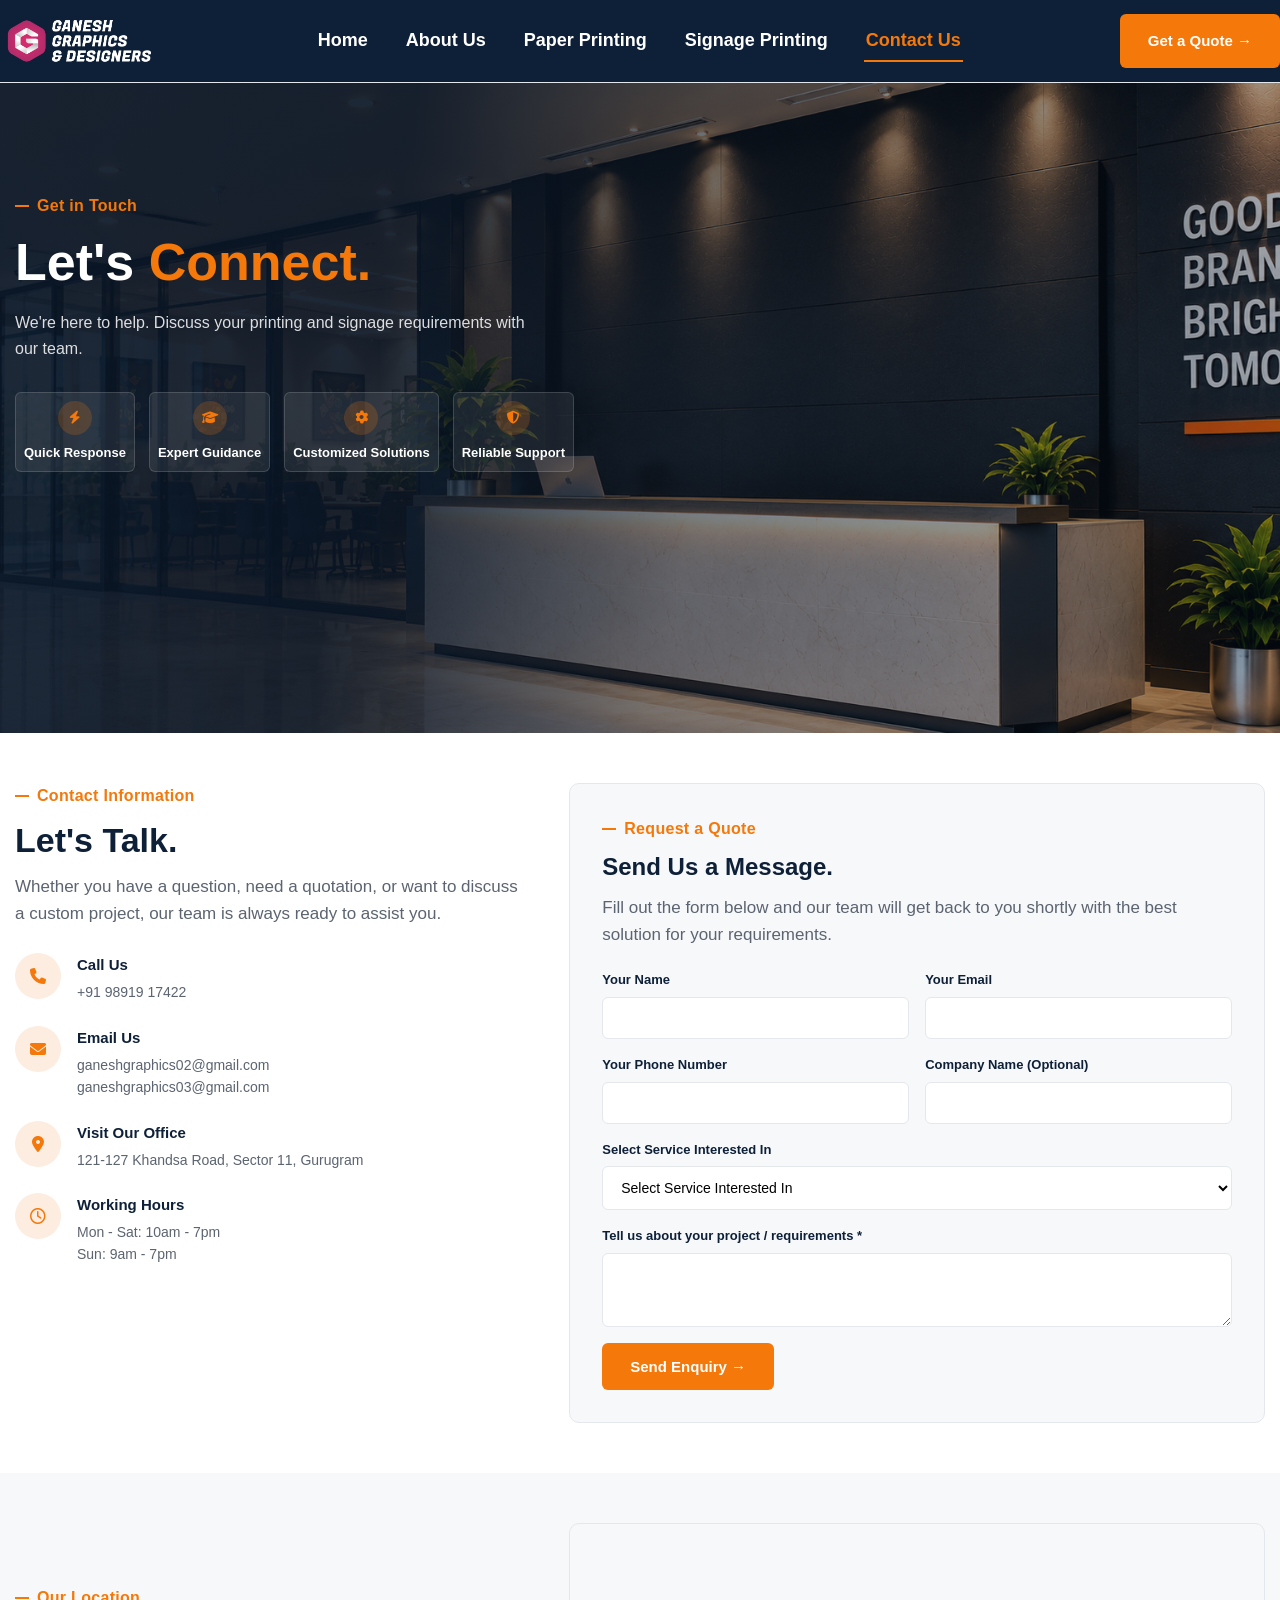
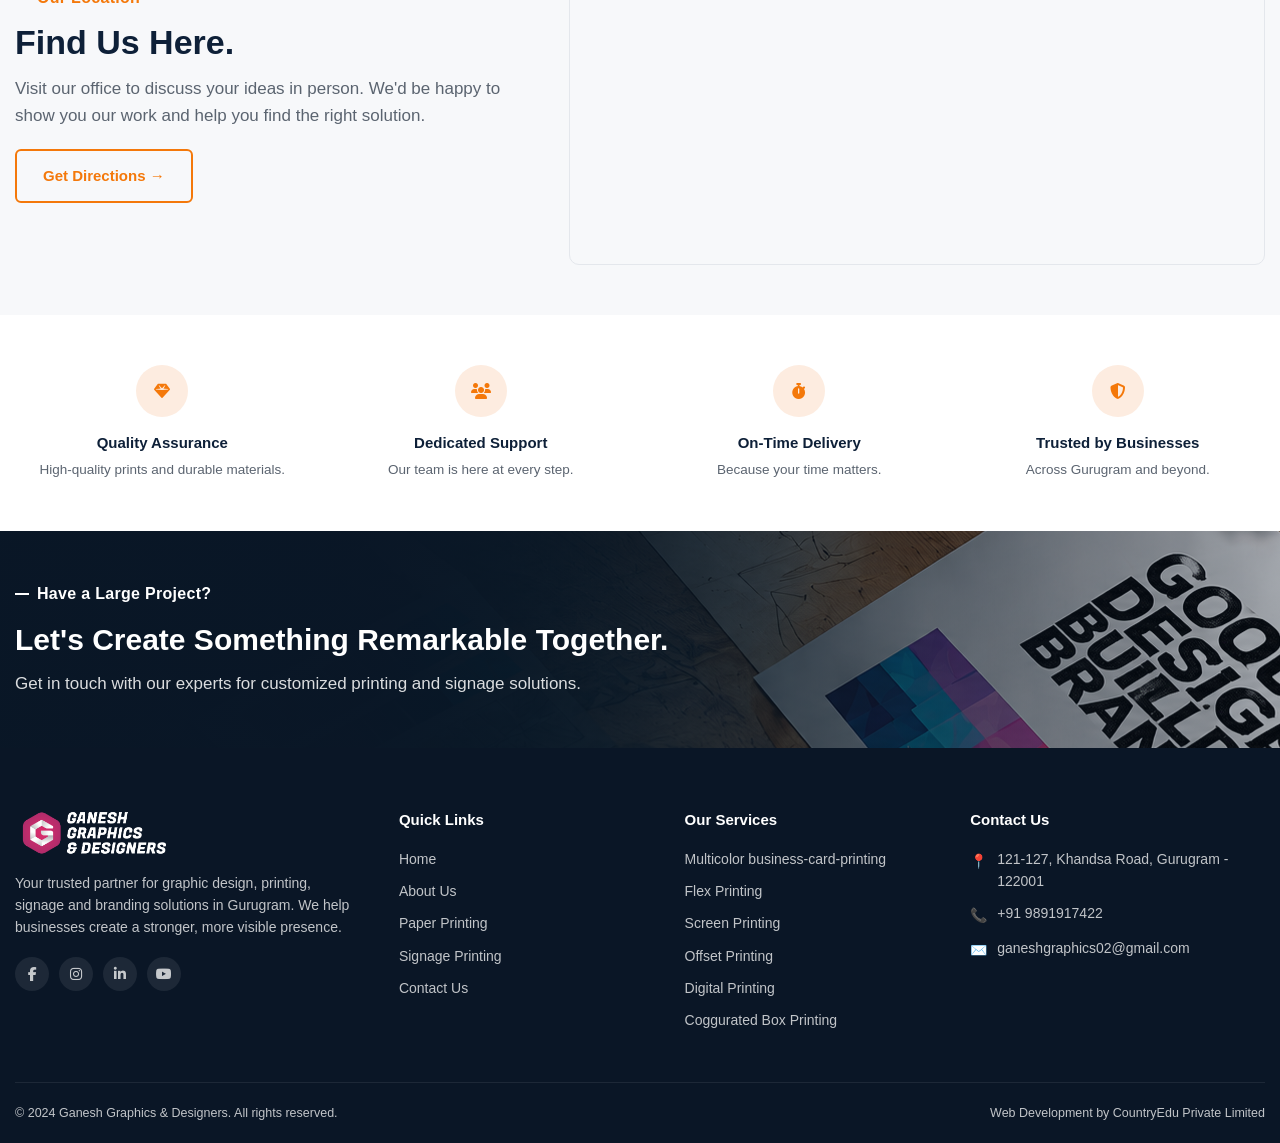
<file: contact.html>
<!DOCTYPE html>
<html lang="en">
<head>
<meta charset="UTF-8">
<meta name="viewport" content="width=device-width, initial-scale=1.0">
<title>Contact Us | Ganesh Graphics & Designers</title>
<meta name="description" content="Get in touch with Ganesh Graphics & Designers for printing and signage quotes. Visit our office in Gurugram or send us a message.">
<link rel="stylesheet" href="assets/css/style.css?v=2.0">
<link rel="stylesheet" href="https://cdnjs.cloudflare.com/ajax/libs/font-awesome/6.5.1/css/all.min.css">
</head>
<body>

<!-- ========== HEADER ========== -->
<header class="site-header">
  <div class="container navbar">
    <a href="index.html" class="navbar__brand">
      <img src="./assets/images/logo-white.png" alt="Ganesh Graphics & Designers logo">
    </a>
    <nav class="navbar__links">
      <a href="index.html">Home</a>
      <a href="about.html">About Us</a>
      <div class="navbar__dropdown">
        <div class="navbar__dropdown-row">
          <a href="paper-printing.html" id="nav-paper">Paper Printing</a>
          <button class="navbar__dropdown-toggle" aria-expanded="false" aria-label="Toggle Paper Printing submenu">
            <i class="fa-solid fa-chevron-down"></i>
          </button>
        </div>
        <div class="navbar__dropdown-menu">
          <a href="service.html?s=business-card-printing">Business Card Printing</a>
          <a href="service.html?s=bill-book-printing">Bill Book Printing</a>
          <a href="service.html?s=poster-printing">Poster Printing</a>
          <a href="service.html?s=catalogue-printing">Catalogue Printing</a>
          <a href="service.html?s=brochure-printing">Brochure Printing</a>
          <a href="service.html?s=letterhead-printing">Letter Head Printing</a>
          <a href="service.html?s=id-cards-printing">ID Cards Printing</a>
          <a href="service.html?s=label-printing">Label Printing</a>
          <a href="service.html?s=cut-out-stickers-printing">Cut Out Stickers Printing</a>
          <a href="service.html?s=t-shirt-printing">T-Shirt Printing</a>
          <a href="service.html?s=calendar-printing">Calendar Printing</a>
          <a href="service.html?s=stationary-printing">Stationary Printing</a>
        </div>
      </div>

      <div class="navbar__dropdown">
        <div class="navbar__dropdown-row">
          <a href="signage-printing.html" id="nav-signage">Signage Printing</a>
          <button class="navbar__dropdown-toggle" aria-expanded="false" aria-label="Toggle Signage Printing submenu">
            <i class="fa-solid fa-chevron-down"></i>
          </button>
        </div>
        <div class="navbar__dropdown-menu">
          <a href="service.html?s=flex-board-printing">Flex Board Printing</a>
          <a href="service.html?s=venyle-printing">Vinyl Printing</a>
          <a href="service.html?s=uni-pole-banner-printing">Uni-Pole Banner Printing</a>
          <a href="service.html?s=sunboard-printing">Sunboard Printing</a>
          <a href="service.html?s=one-way-vision-printing">One Way Vision Printing</a>
          <a href="service.html?s=branding">Branding</a>
          <a href="service.html?s=sunpack-printing">Sunpack Printing</a>
          <a href="service.html?s=glow-sign-board">Glow Sign Board</a>
          <a href="service.html?s=led-sign-board">LED Sign Board</a>
          <a href="service.html?s=standee-canopy">Standee / Canopy</a>
          <a href="service.html?s=election-promotion">Election Promotion</a>
        </div>
      </div>
      <a href="contact.html" class="active">Contact Us</a>
    </nav>
    
    <div class="navbar__actions">
      <a href="contact.html" class="btn btn-primary">Get a Quote →</a>
      <button class="navbar__toggle" aria-label="Toggle navigation" aria-expanded="false">
        <span></span><span></span><span></span>
      </button>
    </div>
  </div>
</header>

<!-- ========== HERO ========== -->
<section class="hero hero--contact">
  <div class="container hero__inner">
    <span class="hero__eyebrow">Get in Touch</span>
    <h1 class="hero__title">Let's <span class="accent">Connect.</span></h1>
    <p class="hero__text">We're here to help. Discuss your printing and signage requirements with our team.</p>
    <div class="hero__trust">
      <div class="trust-pill"><span class="icon-circle"><i class="fa-solid fa-bolt"></i></span> Quick Response</div>
      <div class="trust-pill"><span class="icon-circle"><i class="fa-solid fa-graduation-cap"></i></span> Expert Guidance</div>
      <div class="trust-pill"><span class="icon-circle"><i class="fa-solid fa-gear"></i></span> Customized Solutions</div>
      <div class="trust-pill"><span class="icon-circle"><i class="fa-solid fa-shield-halved"></i></span> Reliable Support</div>
    </div>
  </div>
</section>

<!-- ========== CONTACT INFO + FORM ========== -->
<section class="section">
  <div class="container contact-grid">
    <div>
      <span class="eyebrow">Contact Information</span>
      <h2 class="section-title">Let's Talk.</h2>
      <p class="section-lead">Whether you have a question, need a quotation, or want to discuss a custom project, our team is always ready to assist you.</p>
      <div class="contact-info-list">
        <div class="contact-info-item">
          <div class="icon-circle"><i class="fa-solid fa-phone"></i></div>
          <div><strong>Call Us</strong><p>+91 98919 17422<br> </p></div>
        </div>
        <div class="contact-info-item">
          <div class="icon-circle"><i class="fa-solid fa-envelope"></i></div>
          <div><strong>Email Us</strong><p>ganeshgraphics02@gmail.com<br>ganeshgraphics03@gmail.com</p></div>
        </div>
        <div class="contact-info-item">
          <div class="icon-circle"><i class="fa-solid fa-location-dot"></i></div>
          <div><strong>Visit Our Office</strong><p>121-127 Khandsa Road, Sector 11, Gurugram</p></div>
        </div>
        <div class="contact-info-item">
          <div class="icon-circle"><i class="fa-regular fa-clock"></i></div>
          <div><strong>Working Hours</strong><p>Mon - Sat: 10am - 7pm<br>Sun: 9am - 7pm</p></div>
        </div>
      </div>
    </div>

    <div class="quote-form-wrap">
      <span class="eyebrow">Request a Quote </span>
      <h2 class="section-title section-title--form">Send Us a Message.</h2>
      <p class="section-lead section-lead--mb22">Fill out the form below and our team will get back to you shortly with the best solution for your requirements.</p>

      <form data-quote-form novalidate>
        <div class="form-row">
          <div class="form-field">
            <label for="name">Your Name</label>
            <input type="text" id="name" name="name" required>
          </div>
          <div class="form-field">
            <label for="email">Your Email</label>
            <input type="email" id="email" name="email" required>
          </div>
        </div>
        <div class="form-row">
          <div class="form-field">
            <label for="phone">Your Phone Number</label>
            <input type="tel" id="phone" name="phone" required>
          </div>
          <div class="form-field">
            <label for="company">Company Name (Optional)</label>
            <input type="text" id="company" name="company">
          </div>
        </div>
        <div class="form-field form-field--full form-field--mb16">
          <label for="service">Select Service Interested In</label>
          <select id="service" name="service">
            <option value="" selected disabled>Select Service Interested In</option>
            <option value="paper-printing">Paper Printing</option>
            <option value="signage-printing">Signage Printing</option>
            <option value="branding">Branding &amp; Promotional Printing</option>
            <option value="other">Other</option>
          </select>
        </div>
        <div class="form-field form-field--full form-field--mb16">
          <label for="message">Tell us about your project / requirements *</label>
          <textarea id="message" name="message" rows="3" required></textarea>
        </div>
        <button type="submit" class="btn btn-primary">Send Enquiry →</button>
      </form>
    </div>
  </div>
</section>

<!-- ========== LOCATION ========== -->
<section class="section section--off-white">
  <div class="container location-grid">
    <div>
      <span class="eyebrow">Our Location</span>
      <h2 class="section-title">Find Us Here.</h2>
      <p class="section-lead">Visit our office to discuss your ideas in person. We'd be happy to show you our work and help you find the right solution.</p>
      <a href="https://maps.google.com" target="_blank" rel="noopener" class="btn btn-outline-orange btn--mt">Get Directions →</a>
    </div>
    <div class="map-wrap">
      <iframe
        src="https://www.google.com/maps?q=121-127%2C%20Khandsa%20Road%2C%20Gurugram%20-%20122001%2C%20Haryana%2C%20India&output=embed"
        loading="lazy"
        referrerpolicy="no-referrer-when-downgrade"
        title="Ganesh Graphics & Designers office location map">
      </iframe>
    </div>
  </div>
</section>

<!-- ========== TRUST BENEFITS ========== -->
<section class="section">
  <div class="container">
    <div class="trust-grid">
      <div>
        <div class="icon-circle"><i class="fa-solid fa-gem"></i></div>
        <strong>Quality Assurance</strong>
        <p>High-quality prints and durable materials.</p>
      </div>
      <div>
        <div class="icon-circle"><i class="fa-solid fa-users"></i></div>
        <strong>Dedicated Support</strong>
        <p>Our team is here at every step.</p>
      </div>
      <div>
        <div class="icon-circle"><i class="fa-solid fa-stopwatch"></i></div>
        <strong>On-Time Delivery</strong>
        <p>Because your time matters.</p>
      </div>
      <div>
        <div class="icon-circle"><i class="fa-solid fa-shield-halved"></i></div>
        <strong>Trusted by Businesses</strong>
        <p>Across Gurugram and beyond.</p>
      </div>
    </div>
  </div>
</section>

<!-- ========== CTA ========== -->
<section class="cta-banner-contact">
  <div class="container cta-banner__inner">
    <div class="cta-banner__left">
      <div>
        <span class="eyebrow eyebrow--light">Have a Large Project?</span>
        <h2 class="cta-banner__title">Let's Create Something Remarkable Together.</h2>
      
      <p class="cta-banner__text">Get in touch with our experts for customized printing and signage solutions.</p>
      </div>
    </div>
  </div>
</section>

<!-- ========== FOOTER ========== -->
<footer class="site-footer">
  <div class="container">
    <div class="footer-grid">
      <div>
        <div class="footer-brand">
          <a href="index.html" class="navbar__brand">
            <img src="./assets/images/logo-white.png" alt="Ganesh Graphics & Designers logo">
          </a>
        </div>
        <p>Your trusted partner for graphic design, printing, signage and branding solutions in Gurugram. We help businesses create a stronger, more visible presence.</p>
        <div class="footer-social">
          <a href="#" aria-label="Facebook">
            <i class="fab fa-facebook-f"></i>
          </a>

          <a href="#" aria-label="Instagram">
            <i class="fab fa-instagram"></i>
          </a>

          <a href="#" aria-label="LinkedIn">
            <i class="fab fa-linkedin-in"></i>
          </a>

          <a href="#" aria-label="YouTube">
            <i class="fab fa-youtube"></i>
          </a>
        </div>
      </div>
      <div class="footer-col">
        <h4>Quick Links</h4>
        <ul>
          <li><a href="index.html">Home</a></li>
          <li><a href="about.html">About Us</a></li>
          <li><a href="paper-printing.html">Paper Printing</a></li>
          <li><a href="signage-printing.html">Signage Printing</a></li>
          <li><a href="contact.html">Contact Us</a></li>
        </ul>
      </div>
      <div class="footer-col">
        <h4>Our Services</h4>
        <ul>
          <li><a href="paper-printing.html">Multicolor business-card-printing</a></li>
          <li><a href="signage-printing.html">Flex Printing</a></li>
          <li><a href="signage-printing.html">Screen Printing</a></li>
          <li><a href="paper-printing.html">Offset Printing</a></li>
          <li><a href="signage-printing.html">Digital Printing</a></li>
          <li><a href="paper-printing.html">Coggurated Box Printing</a></li>
        </ul>
      </div>
      <div class="footer-col">
        <h4>Contact Us</h4>
        <ul class="footer-contact">
          <li><span class="icon">📍</span><span>121-127, Khandsa Road, Gurugram - 122001</span></li>
          <li><span class="icon">📞</span><span>+91 9891917422</span></li>
          <li><span class="icon">✉️</span><span>ganeshgraphics02@gmail.com</span></li>
          <!-- <li><span class="icon">🕒</span><span>Mon - Sat: 9:00 AM - 7:00 PM</span></li> -->
        </ul>
      </div>
    </div>
    <div class="footer-bottom">
      <span>© 2024 Ganesh Graphics &amp; Designers. All rights reserved.</span>
      <span>Web Development by CountryEdu Private Limited</span>
    </div>
  </div>
</footer>

<script src="assets/js/main.js?v=2.0"></script>
</body>
</html>
</file>
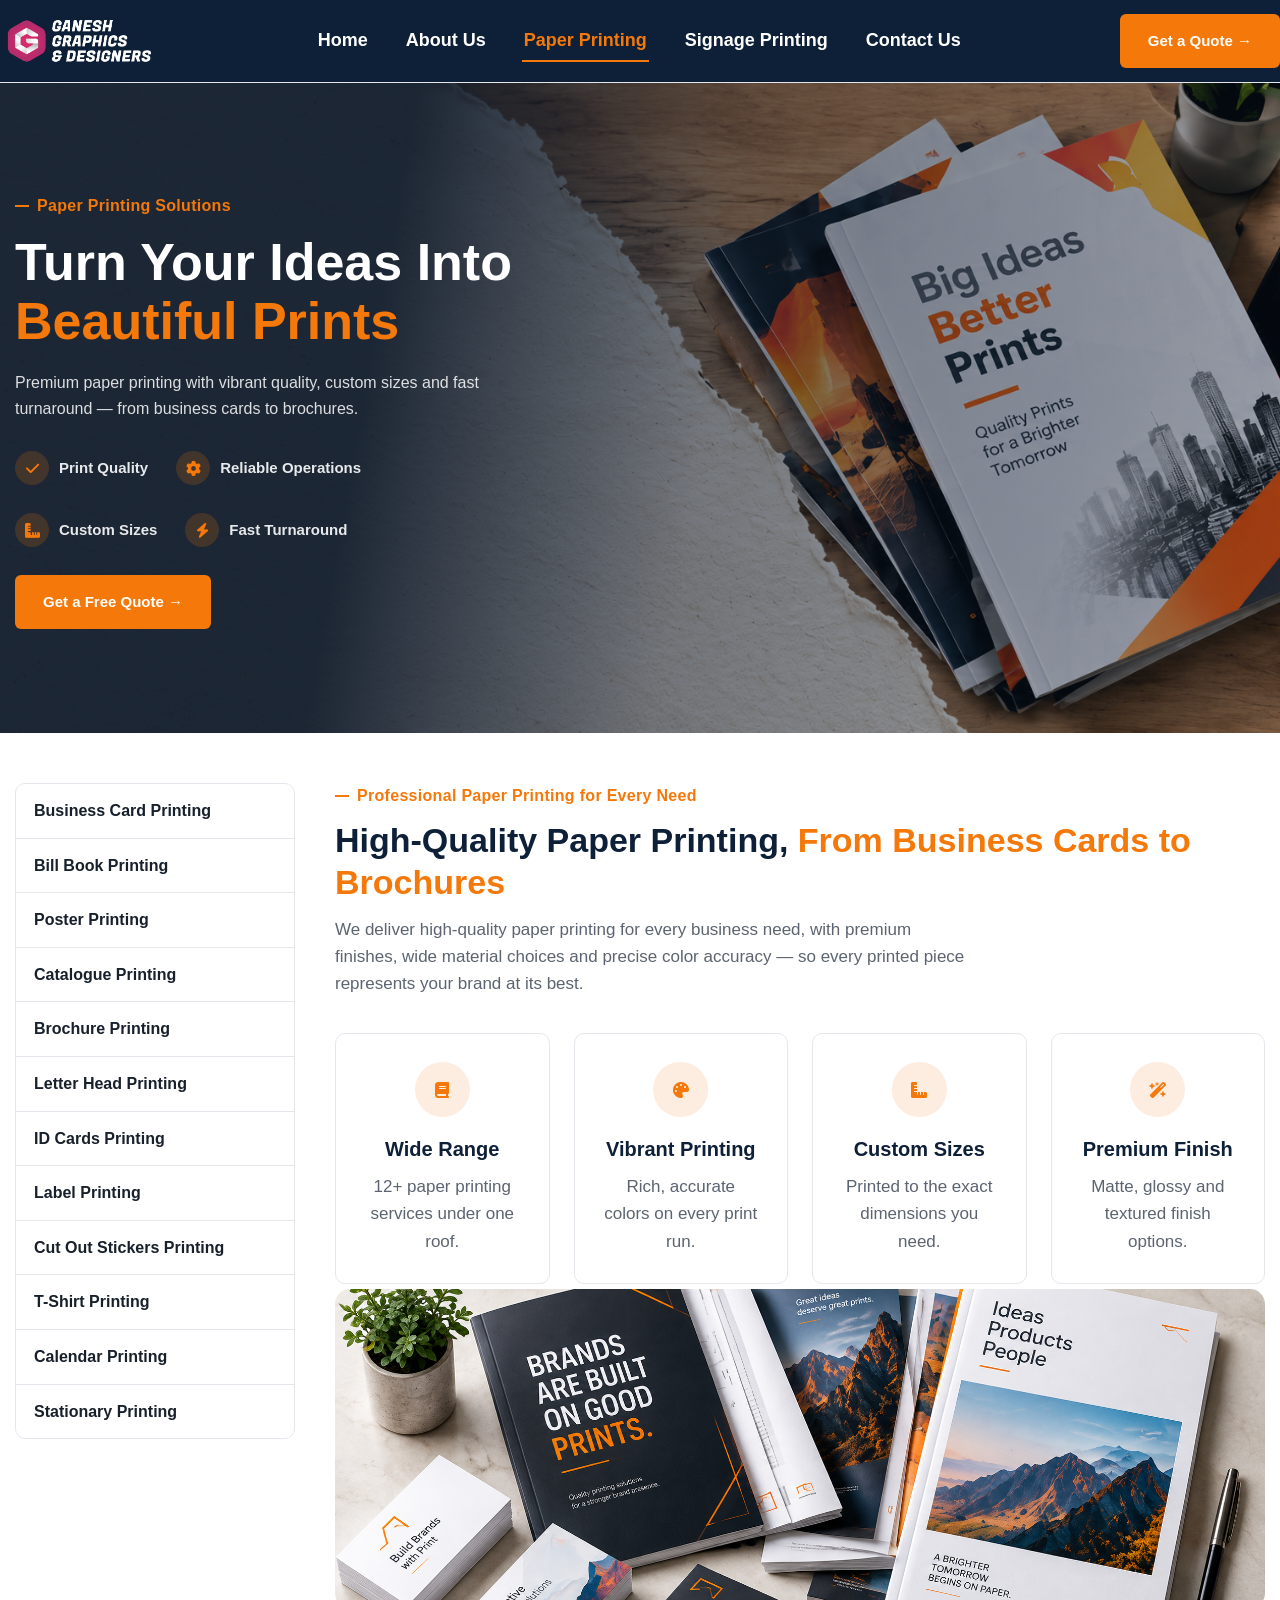
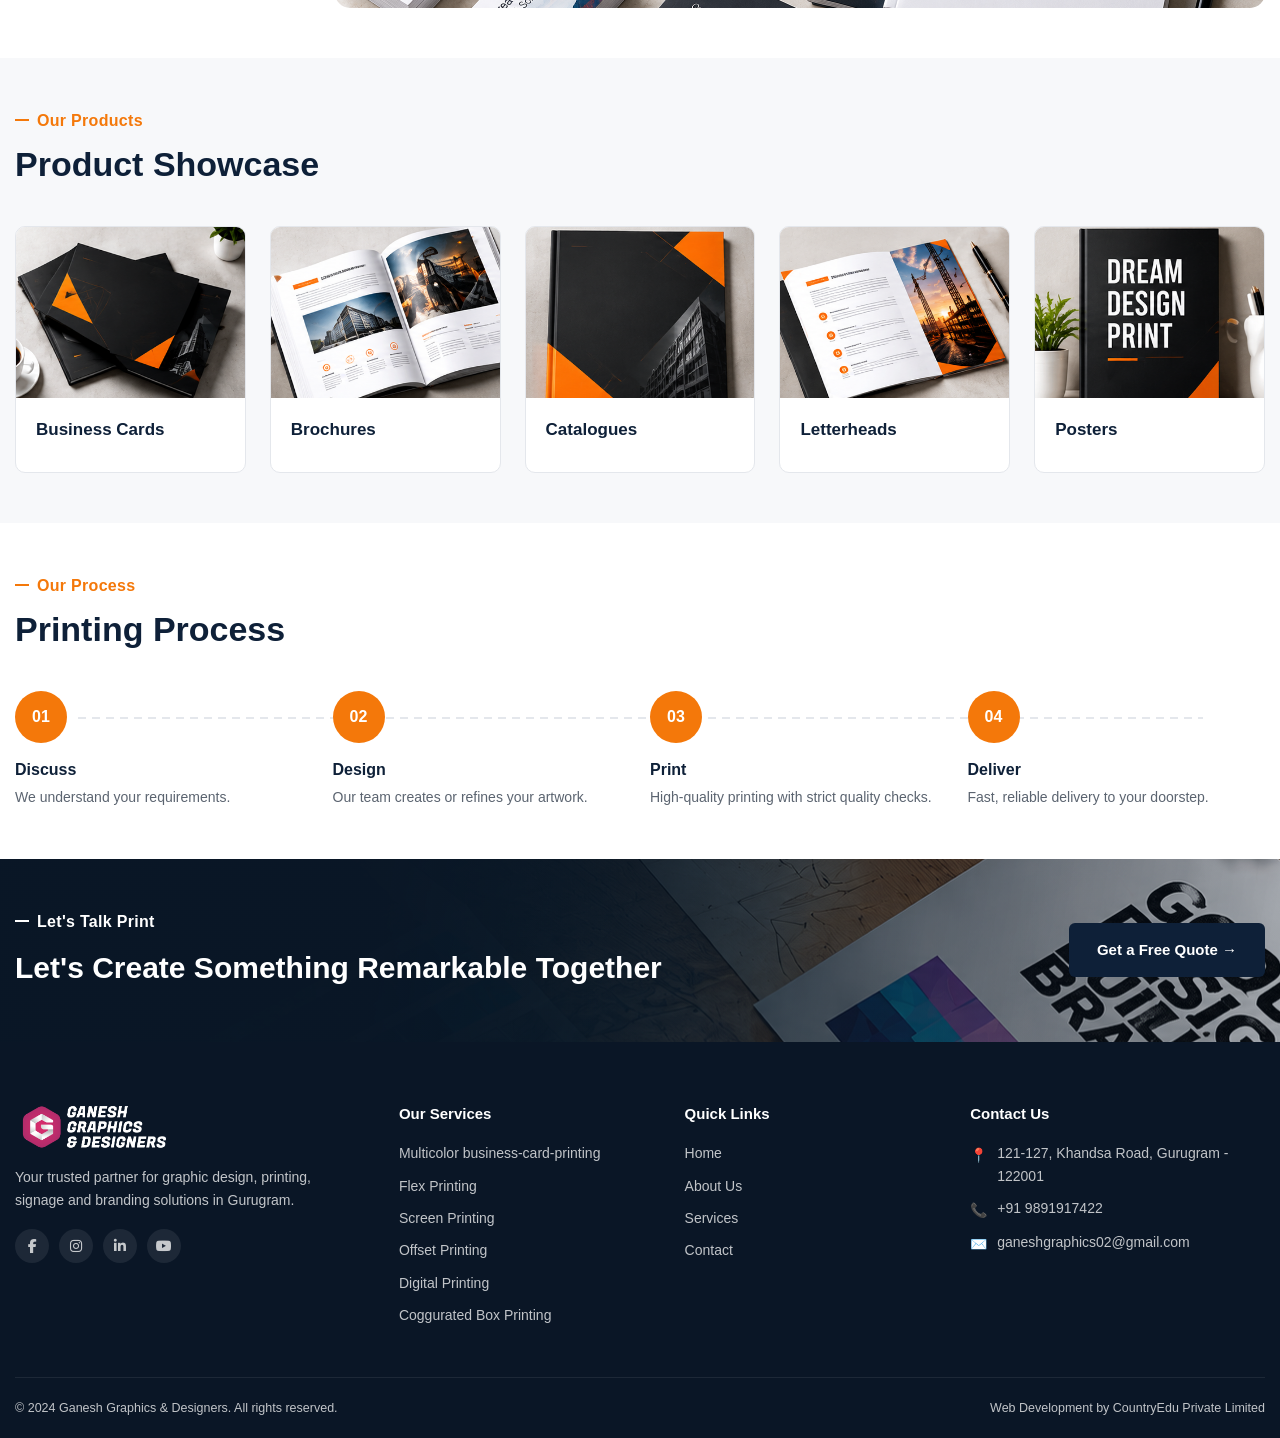
<file: paper-printing.html>
<!DOCTYPE html>
<html lang="en">
<head>
<meta charset="UTF-8">
<meta name="viewport" content="width=device-width, initial-scale=1.0">
<title>Paper Printing | Ganesh Graphics & Designers</title>
<meta name="description" content="Professional paper printing for every need — business cards, brochures, catalogues, posters and more.">
<link rel="stylesheet" href="assets/css/style.css?v=2.0">
<link rel="stylesheet" href="https://cdnjs.cloudflare.com/ajax/libs/font-awesome/6.5.1/css/all.min.css">
</head>
<body>

<!-- ========== HEADER ========== -->
<header class="site-header">
  <div class="container navbar">
    <a href="index.html" class="navbar__brand">
      <img src="./assets/images/logo-white.png" alt="Ganesh Graphics & Designers logo">
    </a>
    <nav class="navbar__links">
      <a href="index.html">Home</a>
      <a href="about.html">About Us</a>
      <div class="navbar__dropdown">
        <div class="navbar__dropdown-row">
          <a href="paper-printing.html" id="nav-paper" class="active">Paper Printing</a>
          <button class="navbar__dropdown-toggle" aria-expanded="false" aria-label="Toggle Paper Printing submenu">
            <i class="fa-solid fa-chevron-down"></i>
          </button>
        </div>
        <div class="navbar__dropdown-menu">
          <a href="service.html?s=business-card-printing">Business Card Printing</a>
          <a href="service.html?s=bill-book-printing">Bill Book Printing</a>
          <a href="service.html?s=poster-printing">Poster Printing</a>
          <a href="service.html?s=catalogue-printing">Catalogue Printing</a>
          <a href="service.html?s=brochure-printing">Brochure Printing</a>
          <a href="service.html?s=letterhead-printing">Letter Head Printing</a>
          <a href="service.html?s=id-cards-printing">ID Cards Printing</a>
          <a href="service.html?s=label-printing">Label Printing</a>
          <a href="service.html?s=cut-out-stickers-printing">Cut Out Stickers Printing</a>
          <a href="service.html?s=t-shirt-printing">T-Shirt Printing</a>
          <a href="service.html?s=calendar-printing">Calendar Printing</a>
          <a href="service.html?s=stationary-printing">Stationary Printing</a>
        </div>
      </div>

      <div class="navbar__dropdown">
        <div class="navbar__dropdown-row">
          <a href="signage-printing.html" id="nav-signage">Signage Printing</a>
          <button class="navbar__dropdown-toggle" aria-expanded="false" aria-label="Toggle Signage Printing submenu">
            <i class="fa-solid fa-chevron-down"></i>
          </button>
        </div>
        <div class="navbar__dropdown-menu">
          <a href="service.html?s=flex-board-printing">Flex Board Printing</a>
          <a href="service.html?s=venyle-printing">Vinyl Printing</a>
          <a href="service.html?s=uni-pole-banner-printing">Uni-Pole Banner Printing</a>
          <a href="service.html?s=sunboard-printing">Sunboard Printing</a>
          <a href="service.html?s=one-way-vision-printing">One Way Vision Printing</a>
          <a href="service.html?s=branding">Branding</a>
          <a href="service.html?s=sunpack-printing">Sunpack Printing</a>
          <a href="service.html?s=glow-sign-board">Glow Sign Board</a>
          <a href="service.html?s=led-sign-board">LED Sign Board</a>
          <a href="service.html?s=standee-canopy">Standee / Canopy</a>
          <a href="service.html?s=election-promotion">Election Promotion</a>
        </div>
      </div>
      <a href="contact.html">Contact Us</a>
    </nav>
    <div class="navbar__actions">
      <a href="contact.html" class="btn btn-primary">Get a Quote →</a>
      <button class="navbar__toggle" aria-label="Toggle navigation" aria-expanded="false">
        <span></span><span></span><span></span>
      </button>
    </div>
  </div>
</header>

<!-- ========== HERO ========== -->
<section class="hero hero--paper">
  <div class="container hero__inner">
    <span class="hero__eyebrow">Paper Printing Solutions</span>
    <h1 class="hero__title">Turn Your Ideas Into <span class="accent">Beautiful Prints</span></h1>
    <p class="hero__text">Premium paper printing with vibrant quality, custom sizes and fast turnaround — from business cards to brochures.</p>
    <div class="hero__highlights">
      <div class="hero__highlight"> <span class="icon-circle"><i class="fa-solid fa-check"></i></span> Print Quality</div>
      <div class="hero__highlight"><span class="icon-circle"><i class="fa-solid fa-gear"></i></span> Reliable Operations</div>
      <div class="hero__highlight"><span class="icon-circle"><i class="fa-solid fa-ruler-combined"></i></span> Custom Sizes</div>
      <div class="hero__highlight"><span class="icon-circle"><i class="fa-solid fa-bolt"></i></span> Fast Turnaround</div>
    </div>
    <div class="hero__actions">
      <a href="contact.html" class="btn btn-primary">Get a Free Quote →</a>
    </div>
  </div>
</section>

<!-- ========== SERVICE NAVIGATION + INTRO ========== -->
<section class="section">
  <div class="container service-layout">
    <aside class="service-sidebar">
      <button class="service-sidebar__toggle" aria-expanded="false">
        <span>Browse Our Services</span>
        <span class="service-sidebar__toggle-icon">▾</span>
      </button>
      <ul class="service-sidebar__list">
        <li><a href="service.html?s=business-card-printing">Business Card Printing</a></li>
        <li><a href="service.html?s=bill-book-printing">Bill Book Printing</a></li>
        <li><a href="service.html?s=poster-printing">Poster Printing</a></li>
        <li><a href="service.html?s=catalogue-printing">Catalogue Printing</a></li>
        <li><a href="service.html?s=brochure-printing">Brochure Printing</a></li>
        <li><a href="service.html?s=letterhead-printing">Letter Head Printing</a></li>
        <li><a href="service.html?s=id-cards-printing">ID Cards Printing</a></li>
        <li><a href="service.html?s=label-printing">Label Printing</a></li>
        <li><a href="service.html?s=cut-out-stickers-printing">Cut Out Stickers Printing</a></li>
        <li><a href="service.html?s=t-shirt-printing">T-Shirt Printing</a></li>
        <li><a href="service.html?s=calendar-printing">Calendar Printing</a></li>
        <li><a href="service.html?s=stationary-printing">Stationary Printing</a></li>
      </ul>
    </aside>
    <div>
      <span class="eyebrow">Professional Paper Printing for Every Need</span>
      <h2 class="section-title">High-Quality Paper Printing, <span class="accent">From Business Cards to Brochures</span></h2>
      <p class="section-lead">We deliver high-quality paper printing for every business need, with premium finishes, wide material choices and precise color accuracy — so every printed piece represents your brand at its best.</p>

      <div class="grid grid--4 grid--mt36">
        <div class="foundation-card foundation-card--center">
          <div class="icon-circle"><i class="fa-solid fa-book"></i></div>
          <h3>Wide Range</h3>
          <p>12+ paper printing services under one roof.</p>
        </div>
        <div class="foundation-card foundation-card--center">
         <div class="icon-circle"><i class="fa-solid fa-palette"></i></div>
          <h3>Vibrant Printing</h3>
          <p>Rich, accurate colors on every print run.</p>
        </div>
        <div class="foundation-card foundation-card--center">
          <div class="icon-circle"><i class="fa-solid fa-ruler-combined"></i></div>
          <h3>Custom Sizes</h3>
          <p>Printed to the exact dimensions you need.</p>
        </div>
        <div class="foundation-card foundation-card--center">
          <div class="icon-circle"><i class="fa-solid fa-wand-magic-sparkles"></i></div>
          <h3>Premium Finish</h3>
          <p>Matte, glossy and textured finish options.</p>
        </div>
      </div>
      <div class="pp">
        <img src="./assets/images/pp-section.png">
      </div>
    </div>
  </div>
</section>

<!-- ========== PRODUCT SHOWCASE ========== -->
<section class="section section--off-white">
  <div class="container">
    <div class="section-head">
      <div>
        <span class="eyebrow">Our Products</span>
        <h2 class="section-title">Product Showcase</h2>
      </div>
    </div>
    <div class="grid grid--5">
      <div class="card">
        <div class="card__media"><img src="./assets/images/business-cards.png" alt="Business Cards"></div>
        <div class="card__body"><h3 class="card__title card__title--sm">Business Cards</h3></div>
      </div>
      <div class="card">
        <div class="card__media"><img src="./assets/images/brochures.png" alt="Brochures"></div>
        <div class="card__body"><h3 class="card__title card__title--sm">Brochures</h3></div>
      </div>
      <div class="card">
        <div class="card__media"><img src="./assets/images/catalogues.png" alt="Catalogues"></div>
        <div class="card__body"><h3 class="card__title card__title--sm">Catalogues</h3></div>
      </div>
      <div class="card">
        <div class="card__media"><img src="./assets/images/letterheads.png" alt="Letterheads"></div>
        <div class="card__body"><h3 class="card__title card__title--sm">Letterheads</h3></div>
      </div>
      <div class="card">
        <div class="card__media"><img src="./assets/images/posters.png" alt="Posters"></div>
        <div class="card__body"><h3 class="card__title card__title--sm">Posters</h3></div>
      </div>
    </div>
  </div>
</section>

<!-- ========== PROCESS ========== -->
<section class="section">
  <div class="container">
    <span class="eyebrow">Our Process</span>
    <h2 class="section-title section-title--mb40">Printing Process</h2>
    <div class="process">
      <div class="process__step">
        <div class="process__num">01</div>
        <div class="process__title">Discuss</div>
        <p class="process__text">We understand your requirements.</p>
      </div>
      <div class="process__step">
        <div class="process__num">02</div>
        <div class="process__title">Design</div>
        <p class="process__text">Our team creates or refines your artwork.</p>
      </div>
      <div class="process__step">
        <div class="process__num">03</div>
        <div class="process__title">Print</div>
        <p class="process__text">High-quality printing with strict quality checks.</p>
      </div>
      <div class="process__step">
        <div class="process__num">04</div>
        <div class="process__title">Deliver</div>
        <p class="process__text">Fast, reliable delivery to your doorstep.</p>
      </div>
    </div>
  </div>
</section>

<!-- ========== CTA ========== -->
<section class="cta-banner-pp">
  <div class="container cta-banner__inner">
    <div class="cta-banner__left">
      <div>
        <span class="eyebrow eyebrow--light">Let's Talk Print</span>
        <h2 class="cta-banner__title">Let's Create Something Remarkable Together</h2>
      </div>
    </div>
    <a href="contact.html" class="btn btn-navy">Get a Free Quote →</a>
  </div>
</section>

<!-- ========== FOOTER ========== -->
<footer class="site-footer">
  <div class="container">
    <div class="footer-grid">
      <div>
        <div class="footer-brand">
          <a href="index.html" class="navbar__brand">
            <img src="./assets/images/logo-white.png" alt="Ganesh Graphics & Designers logo">
          </a>
        </div>
        <p>Your trusted partner for graphic design, printing, signage and branding solutions in Gurugram.
        </p>
        <div class="footer-social">
          <a href="#" aria-label="Facebook">
            <i class="fab fa-facebook-f"></i>
          </a>

          <a href="#" aria-label="Instagram">
            <i class="fab fa-instagram"></i>
          </a>

          <a href="#" aria-label="LinkedIn">
            <i class="fab fa-linkedin-in"></i>
          </a>

          <a href="#" aria-label="YouTube">
            <i class="fab fa-youtube"></i>
          </a>
        </div>
      </div>
      <div class="footer-col">
        <h4>Our Services</h4>
        <ul>
          <li><a href="paper-printing.html">Multicolor business-card-printing</a></li>
          <li><a href="signage-printing.html">Flex Printing</a></li>
          <li><a href="signage-printing.html">Screen Printing</a></li>
          <li><a href="paper-printing.html">Offset Printing</a></li>
          <li><a href="signage-printing.html">Digital Printing</a></li>
          <li><a href="paper-printing.html">Coggurated Box Printing</a></li>
        </ul>
      </div>
      <div class="footer-col">
        <h4>Quick Links</h4>
        <ul>
          <li><a href="index.html">Home</a></li>
          <li><a href="about.html">About Us</a></li>
          <li><a href="paper-printing.html">Services</a></li>
          <li><a href="contact.html">Contact</a></li>
        </ul>
      </div>
      <div class="footer-col">
        <h4>Contact Us</h4>
        <ul class="footer-contact">
          <li><span class="icon">📍</span><span>121-127, Khandsa Road, Gurugram - 122001</span></li>
          <li><span class="icon">📞</span><span>+91 9891917422</span></li>
          <li><span class="icon">✉️</span><span>ganeshgraphics02@gmail.com</span></li>
          <!-- <li><span class="icon">🕒</span><span>Mon - Sat: 9:00 AM - 7:00 PM</span></li> -->
        </ul>
      </div>
    </div>
    <div class="footer-bottom">
      <span>© 2024 Ganesh Graphics &amp; Designers. All rights reserved.</span>
      <span>Web Development by CountryEdu Private Limited</span>
    </div>
  </div>
</footer>

<script src="assets/js/main.js?v=2.0"></script>
</body>
</html>
</file>
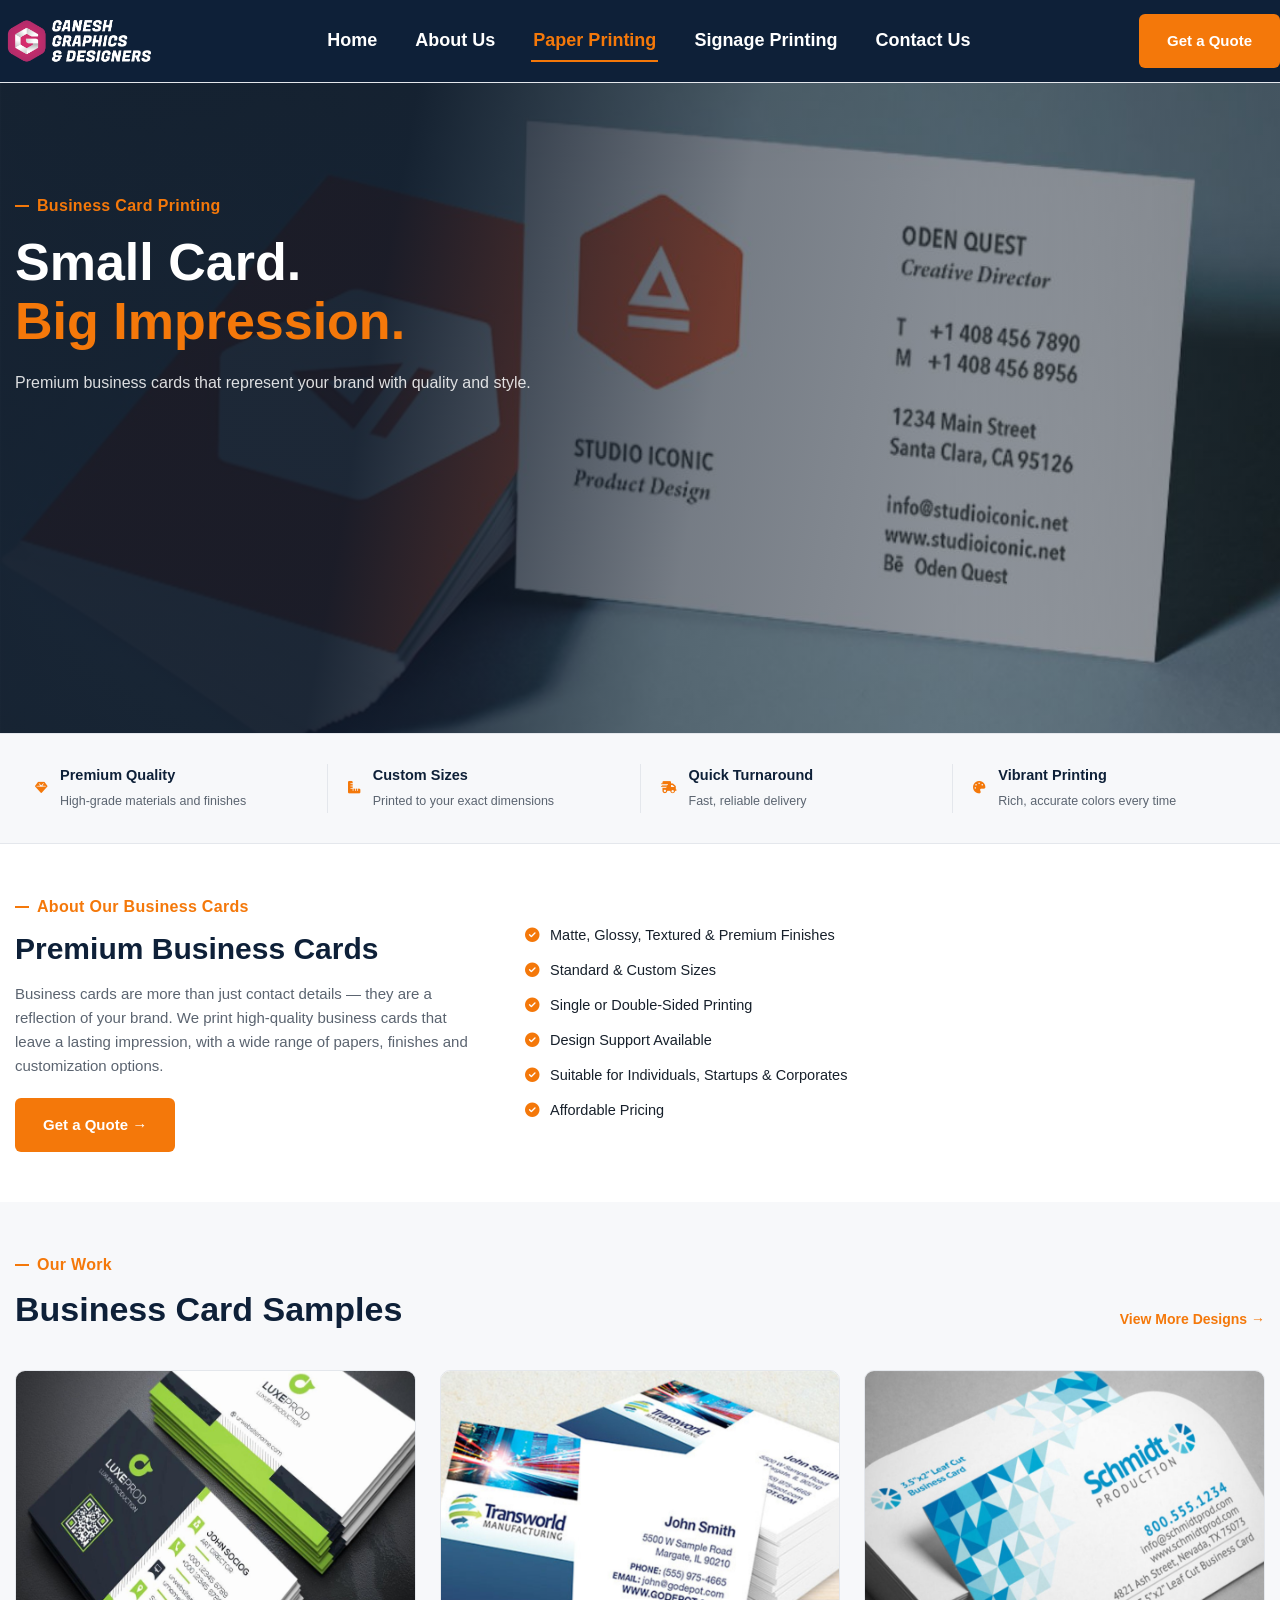
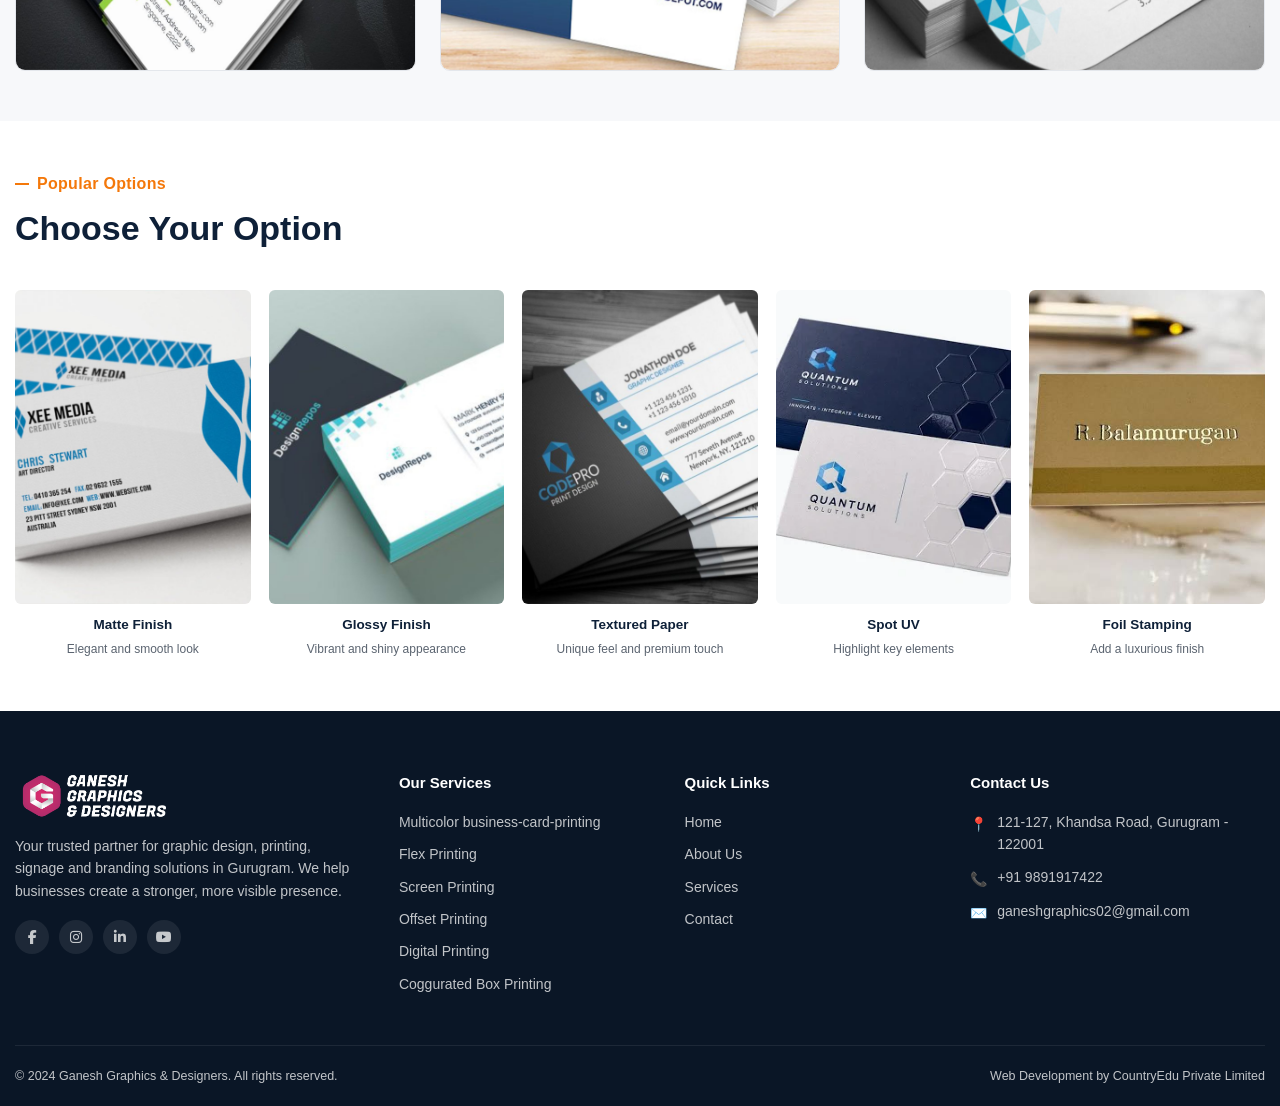
<file: service.html>
<!DOCTYPE html>
<html lang="en">
<head>
<meta charset="UTF-8">
<meta name="viewport" content="width=device-width, initial-scale=1.0">
<title id="page-title">Ganesh Graphics & Designers</title>
<meta id="page-description" name="description" content="">
<link rel="stylesheet" href="assets/css/style.css?v=2.0">
<link rel="stylesheet" href="https://cdnjs.cloudflare.com/ajax/libs/font-awesome/6.5.1/css/all.min.css">
</head>
<body>

<!-- ========== HEADER ========== -->
<header class="site-header">
  <div class="container navbar">
    <a href="index.html" class="navbar__brand">
      <img src="./assets/images/logo-white.png" alt="Ganesh Graphics & Designers logo">
    </a>
    <nav class="navbar__links">
      <a href="index.html">Home</a>
      <a href="about.html">About Us</a>
      <div class="navbar__dropdown">
        <div class="navbar__dropdown-row">
          <a href="paper-printing.html" id="nav-paper">Paper Printing</a>
          <button class="navbar__dropdown-toggle" aria-expanded="false" aria-label="Toggle Paper Printing submenu">
            <i class="fa-solid fa-chevron-down"></i>
          </button>
        </div>
        <div class="navbar__dropdown-menu">
          <a href="service.html?s=business-card-printing">Business Card Printing</a>
          <a href="service.html?s=bill-book-printing">Bill Book Printing</a>
          <a href="service.html?s=poster-printing">Poster Printing</a>
          <a href="service.html?s=catalogue-printing">Catalogue Printing</a>
          <a href="service.html?s=brochure-printing">Brochure Printing</a>
          <a href="service.html?s=letterhead-printing">Letter Head Printing</a>
          <a href="service.html?s=id-cards-printing">ID Cards Printing</a>
          <a href="service.html?s=label-printing">Label Printing</a>
          <a href="service.html?s=cut-out-stickers-printing">Cut Out Stickers Printing</a>
          <a href="service.html?s=t-shirt-printing">T-Shirt Printing</a>
          <a href="service.html?s=calendar-printing">Calendar Printing</a>
          <a href="service.html?s=stationary-printing">Stationary Printing</a>
        </div>
      </div>

      <div class="navbar__dropdown">
        <div class="navbar__dropdown-row">
          <a href="signage-printing.html" id="nav-signage">Signage Printing</a>
          <button class="navbar__dropdown-toggle" aria-expanded="false" aria-label="Toggle Signage Printing submenu">
            <i class="fa-solid fa-chevron-down"></i>
          </button>
        </div>
        <div class="navbar__dropdown-menu">
          <a href="service.html?s=flex-board-printing">Flex Board Printing</a>
          <a href="service.html?s=venyle-printing">Vinyl Printing</a>
          <a href="service.html?s=uni-pole-banner-printing">Uni-Pole Banner Printing</a>
          <a href="service.html?s=sunboard-printing">Sunboard Printing</a>
          <a href="service.html?s=one-way-vision-printing">One Way Vision Printing</a>
          <a href="service.html?s=branding">Branding</a>
          <a href="service.html?s=sunpack-printing">Sunpack Printing</a>
          <a href="service.html?s=glow-sign-board">Glow Sign Board</a>
          <a href="service.html?s=led-sign-board">LED Sign Board</a>
          <a href="service.html?s=standee-canopy">Standee / Canopy</a>
          <a href="service.html?s=election-promotion">Election Promotion</a>
        </div>
      </div>
      <a href="contact.html">Contact Us</a>
    </nav>
    <div class="navbar__actions">
      <a href="contact.html" class="btn btn-primary">Get a Quote</a>
      <button class="navbar__toggle" aria-label="Toggle navigation" aria-expanded="false">
        <span></span><span></span><span></span>
      </button>
    </div>
  </div>
</header>

<!-- ========== HERO ========== -->
<section class="hero hero--card hero--light">
  <div class="container hero__inner">
    <span class="hero__eyebrow" id="hero-eyebrow"></span>
    <h1 class="hero__title" id="hero-title"></h1>
    <p class="hero__text" id="hero-text"></p>
  </div>
</section>

<!-- ========== FEATURE BAR ========== -->
<section class="feature-bar">
  <div class="container feature-bar__inner-grid" id="feature-bar-list"></div>
</section>

<!-- ========== ABOUT SERVICE ========== -->
<section class="section">
  <div class="container split">
    <div>
      <span class="eyebrow" id="about-eyebrow"></span>
      <h2 class="split__title" id="about-title"></h2>
      <p class="split__text" id="about-text"></p>
      <a href="contact.html" class="btn btn-primary btn--mt">Get a Quote →</a>
    </div>
    <ul class="check-list" id="checklist"></ul>
  </div>
</section>

<!-- ========== SAMPLES ========== -->
<section class="section section--off-white">
  <div class="container">
    <div class="section-head">
      <div>
        <span class="eyebrow">Our Work</span>
        <h2 class="section-title" id="samples-title"></h2>
      </div>
      <a href="#" class="link-arrow">View More Designs →</a>
    </div>
    <div class="grid grid--3" id="samples-grid"></div>
  </div>
</section>

<!-- ========== OPTIONS ========== -->
<section class="section">
  <div class="container">
    <span class="eyebrow">Popular Options</span>
    <h2 class="section-title section-title--mb40" id="options-title"></h2>
    <div class="style-grid" id="options-grid"></div>
  </div>
</section>

<!-- ========== FOOTER ========== -->
<footer class="site-footer">
  <div class="container">
    <div class="footer-grid">
      <div>
        <div class="footer-brand">
          <a href="index.html" class="navbar__brand">
            <img src="./assets/images/logo-white.png" alt="Ganesh Graphics & Designers logo">
          </a>
        </div>
        <p>Your trusted partner for graphic design, printing, signage and branding solutions in Gurugram. We help businesses create a stronger, more visible presence.</p>
        <div class="footer-social">
          <a href="#" aria-label="Facebook">
            <i class="fab fa-facebook-f"></i>
          </a>

          <a href="#" aria-label="Instagram">
            <i class="fab fa-instagram"></i>
          </a>

          <a href="#" aria-label="LinkedIn">
            <i class="fab fa-linkedin-in"></i>
          </a>

          <a href="#" aria-label="YouTube">
            <i class="fab fa-youtube"></i>
          </a>
        </div>
      </div>
      <div class="footer-col">
        <h4>Our Services</h4>
        <ul>
          <li><a href="paper-printing.html">Multicolor business-card-printing</a></li>
          <li><a href="signage-printing.html">Flex Printing</a></li>
          <li><a href="signage-printing.html">Screen Printing</a></li>
          <li><a href="paper-printing.html">Offset Printing</a></li>
          <li><a href="signage-printing.html">Digital Printing</a></li>
          <li><a href="paper-printing.html">Coggurated Box Printing</a></li>
        </ul>
      </div>
      <div class="footer-col">
        <h4>Quick Links</h4>
        <ul>
          <li><a href="index.html">Home</a></li>
          <li><a href="about.html">About Us</a></li>
          <li><a href="paper-printing.html">Services</a></li>
          <li><a href="contact.html">Contact</a></li>
        </ul>
      </div>
      <div class="footer-col">
        <h4>Contact Us</h4>
        <ul class="footer-contact">
          <li><span class="icon">📍</span><span>121-127, Khandsa Road, Gurugram - 122001</span></li>
          <li><span class="icon">📞</span><span>+91 9891917422</span></li>
          <li><span class="icon">✉️</span><span>ganeshgraphics02@gmail.com</span></li>
          <!-- <li><span class="icon">🕒</span><span>Mon - Sat: 9:00 AM - 7:00 PM</span></li> -->
        </ul>
      </div>
    </div>
    <div class="footer-bottom">
      <span>© 2024 Ganesh Graphics &amp; Designers. All rights reserved.</span>
      <span>Web Development by CountryEdu Private Limited</span>
    </div>
  </div>
</footer>

<script src="assets/js/services-data.js?v=2.0"></script>
<script src="assets/js/service-render.js?v=2.0"></script>
<script src="assets/js/main.js?v=2.0"></script>
</body>
</html>
</file>
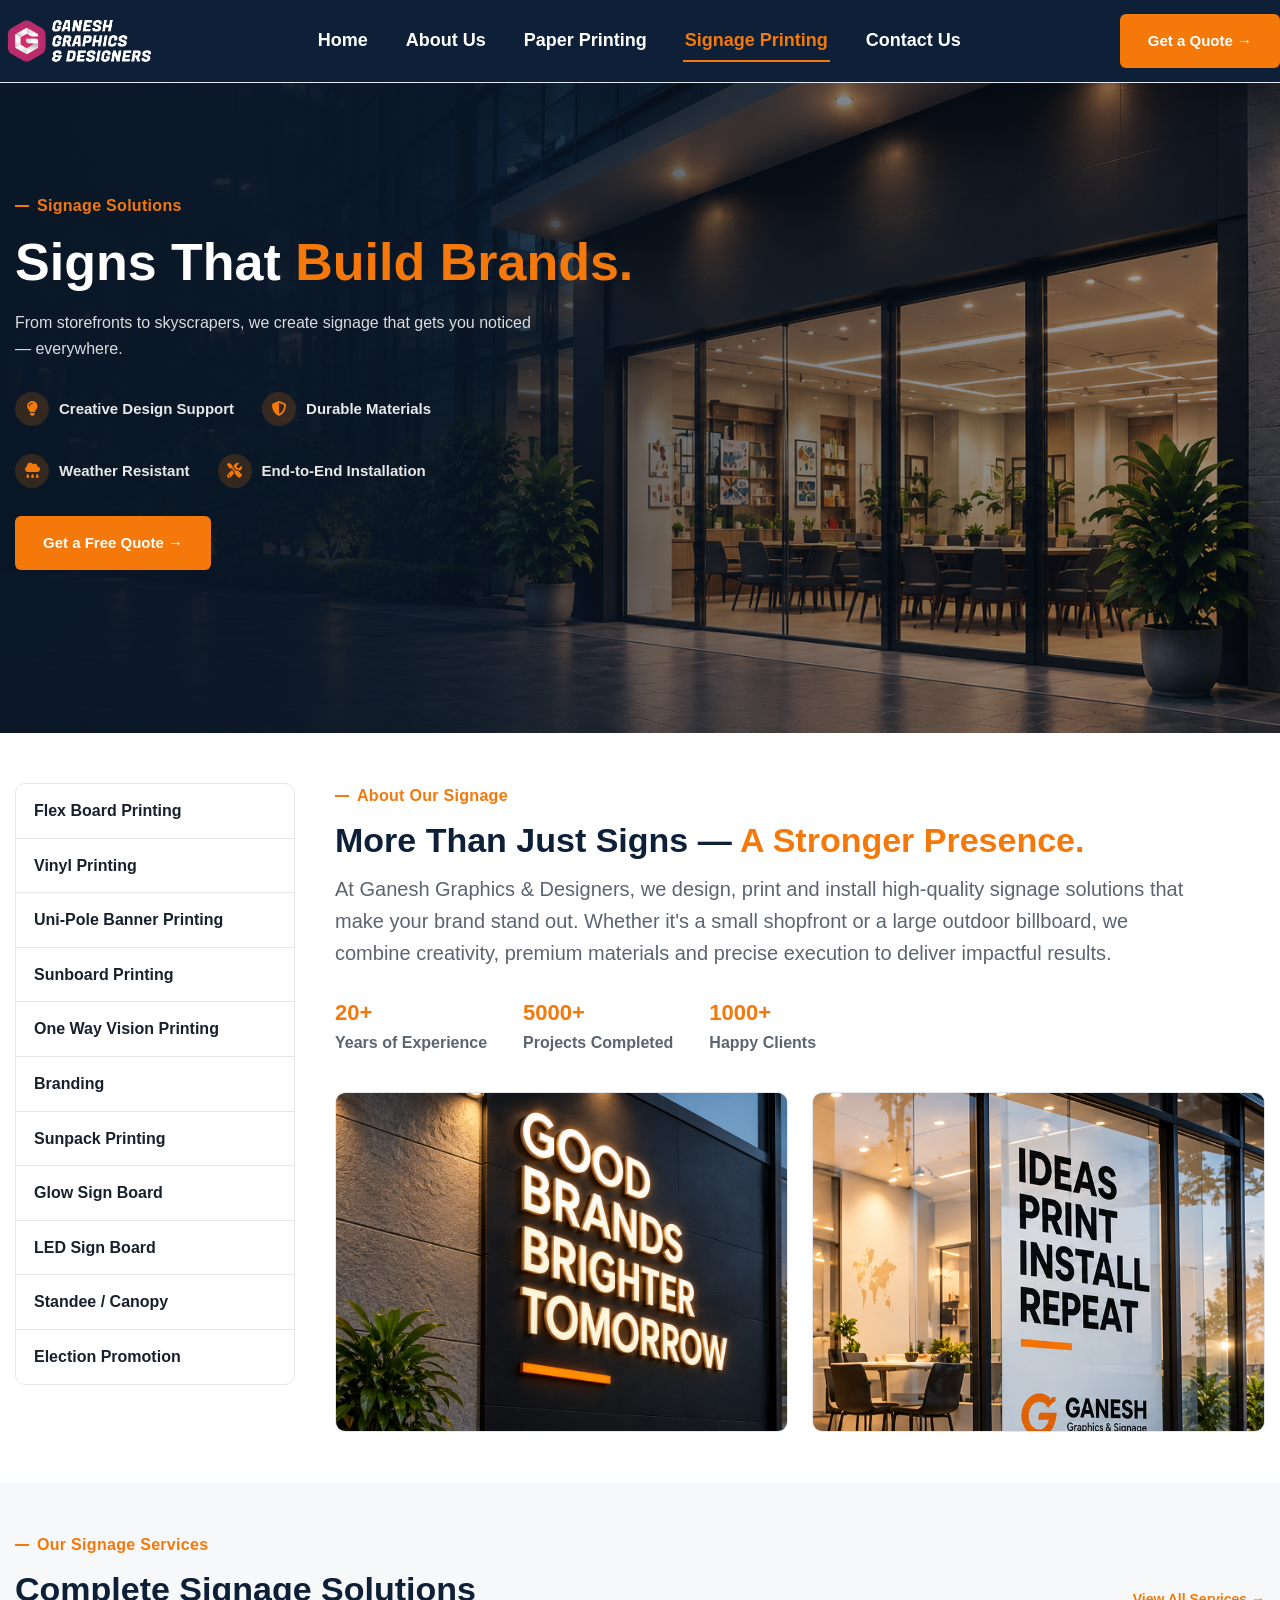
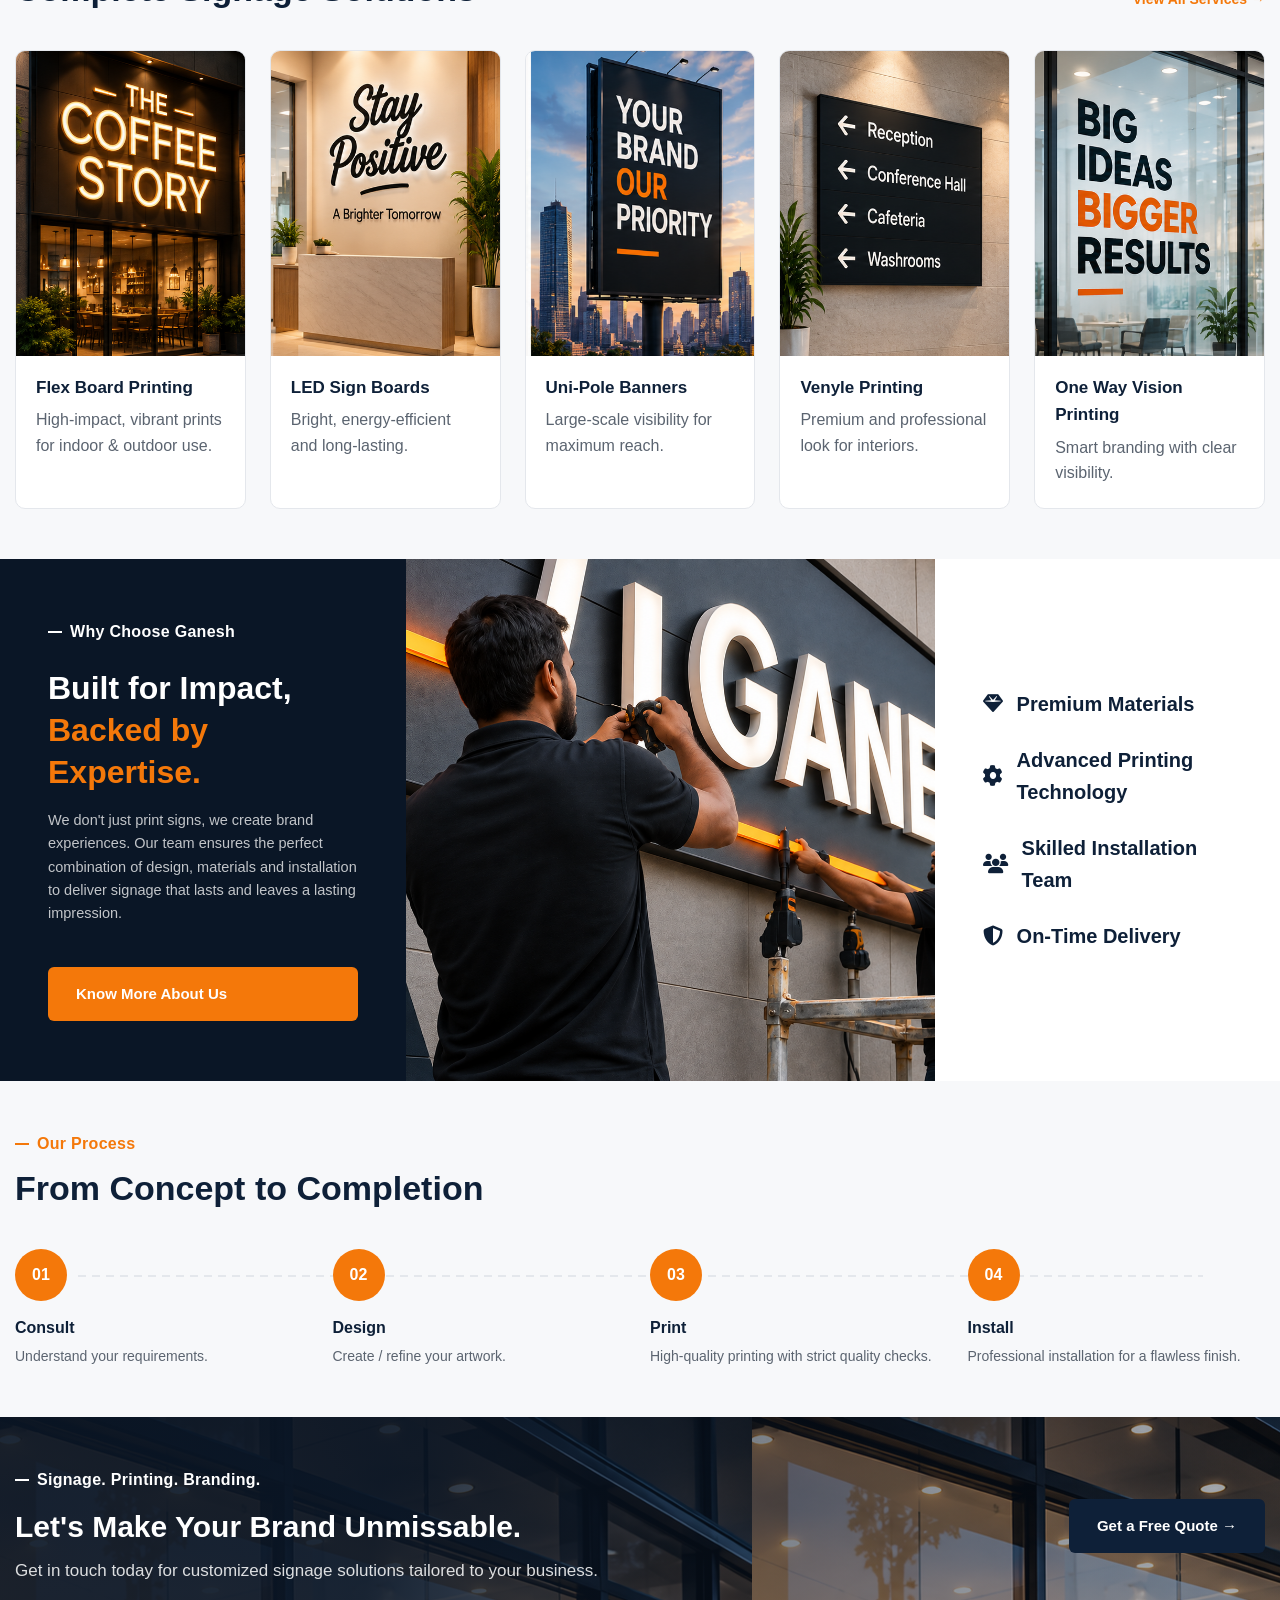
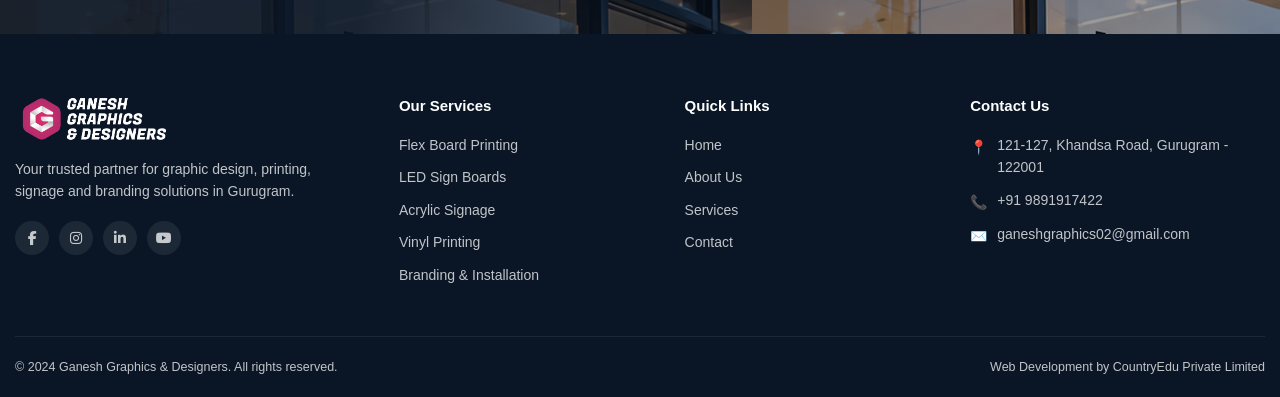
<file: signage-printing.html>
<!DOCTYPE html>
<html lang="en">
<head>
<meta charset="UTF-8">
<meta name="viewport" content="width=device-width, initial-scale=1.0">
<title>Signage Printing | Ganesh Graphics & Designers</title>
<meta name="description" content="Signs that build brands — flex boards, vinyl printing, uni-pole banners, sunboards, LED sign boards and complete signage solutions.">
<link rel="stylesheet" href="assets/css/style.css?v=2.0">
<link rel="stylesheet" href="https://cdnjs.cloudflare.com/ajax/libs/font-awesome/6.5.1/css/all.min.css">
</head>
<body>

<!-- ========== HEADER ========== -->
<header class="site-header">
  <div class="container navbar">
    <a href="index.html" class="navbar__brand">
      <img src="./assets/images/logo-white.png" alt="Ganesh Graphics & Designers logo">
    </a>
    <nav class="navbar__links">
      <a href="index.html">Home</a>
      <a href="about.html">About Us</a>
      <div class="navbar__dropdown">
        <div class="navbar__dropdown-row">
          <a href="paper-printing.html" id="nav-paper">Paper Printing</a>
          <button class="navbar__dropdown-toggle" aria-expanded="false" aria-label="Toggle Paper Printing submenu">
            <i class="fa-solid fa-chevron-down"></i>
          </button>
        </div>
        <div class="navbar__dropdown-menu">
          <a href="service.html?s=business-card-printing">Business Card Printing</a>
          <a href="service.html?s=bill-book-printing">Bill Book Printing</a>
          <a href="service.html?s=poster-printing">Poster Printing</a>
          <a href="service.html?s=catalogue-printing">Catalogue Printing</a>
          <a href="service.html?s=brochure-printing">Brochure Printing</a>
          <a href="service.html?s=letterhead-printing">Letter Head Printing</a>
          <a href="service.html?s=id-cards-printing">ID Cards Printing</a>
          <a href="service.html?s=label-printing">Label Printing</a>
          <a href="service.html?s=cut-out-stickers-printing">Cut Out Stickers Printing</a>
          <a href="service.html?s=t-shirt-printing">T-Shirt Printing</a>
          <a href="service.html?s=calendar-printing">Calendar Printing</a>
          <a href="service.html?s=stationary-printing">Stationary Printing</a>
        </div>
      </div>

      <div class="navbar__dropdown">
        <div class="navbar__dropdown-row">
          <a href="signage-printing.html" id="nav-signage" class="active">Signage Printing</a>
          <button class="navbar__dropdown-toggle" aria-expanded="false" aria-label="Toggle Signage Printing submenu">
            <i class="fa-solid fa-chevron-down"></i>
          </button>
        </div>
        <div class="navbar__dropdown-menu">
          <a href="service.html?s=flex-board-printing">Flex Board Printing</a>
          <a href="service.html?s=venyle-printing">Vinyl Printing</a>
          <a href="service.html?s=uni-pole-banner-printing">Uni-Pole Banner Printing</a>
          <a href="service.html?s=sunboard-printing">Sunboard Printing</a>
          <a href="service.html?s=one-way-vision-printing">One Way Vision Printing</a>
          <a href="service.html?s=branding">Branding</a>
          <a href="service.html?s=sunpack-printing">Sunpack Printing</a>
          <a href="service.html?s=glow-sign-board">Glow Sign Board</a>
          <a href="service.html?s=led-sign-board">LED Sign Board</a>
          <a href="service.html?s=standee-canopy">Standee / Canopy</a>
          <a href="service.html?s=election-promotion">Election Promotion</a>
        </div>
      </div>
      <a href="contact.html">Contact Us</a>
    </nav>
    <div class="navbar__actions">
      <a href="contact.html" class="btn btn-primary">Get a Quote →</a>
      <button class="navbar__toggle" aria-label="Toggle navigation" aria-expanded="false">
        <span></span><span></span><span></span>
      </button>
    </div>
  </div>
</header>

<!-- ========== HERO ========== -->
<section class="hero hero--signage">
  <div class="container hero__inner">
    <span class="hero__eyebrow">Signage Solutions</span>
    <h1 class="hero__title">Signs That <span class="accent">Build Brands.</span></h1>
    <p class="hero__text">From storefronts to skyscrapers, we create signage that gets you noticed — everywhere.</p>
    <div class="hero__highlights">
      <div class="hero__highlight"><span class="icon-circle"> <i class="fa-solid fa-lightbulb"></i></span> Creative Design Support</div>
      <div class="hero__highlight"><span class="icon-circle"><i class="fa-solid fa-shield-halved"></i></span> Durable Materials</div>
      <div class="hero__highlight"><span class="icon-circle"><i class="fa-solid fa-cloud-rain"></i></span> Weather Resistant</div>
      <div class="hero__highlight"><span class="icon-circle"><i class="fa-solid fa-screwdriver-wrench"></i></span> End-to-End Installation</div>
    </div>
    <div class="hero__actions">
      <a href="contact.html" class="btn btn-primary">Get a Free Quote →</a>
    </div>
  </div>
</section>

<!-- ========== SERVICE NAVIGATION + ABOUT SIGNAGE ========== -->
<section class="section">
  <div class="container service-layout">
    <aside class="service-sidebar">
      <button class="service-sidebar__toggle" aria-expanded="false">
        <span>Browse Our Services</span>
        <span class="service-sidebar__toggle-icon">▾</span>
      </button>
      <ul class="service-sidebar__list">
        <li><a href="service.html?s=flex-board-printing">Flex Board Printing</a></li>
        <li><a href="service.html?s=venyle-printing">Vinyl Printing</a></li>
        <li><a href="service.html?s=uni-pole-banner-printing">Uni-Pole Banner Printing</a></li>
        <li><a href="service.html?s=sunboard-printing">Sunboard Printing</a></li>
        <li><a href="service.html?s=one-way-vision-printing">One Way Vision Printing</a></li>
        <li><a href="service.html?s=branding">Branding</a></li>
        <li><a href="service.html?s=sunpack-printing">Sunpack Printing</a></li>
        <li><a href="service.html?s=glow-sign-board">Glow Sign Board</a></li>
        <li><a href="service.html?s=led-sign-board">LED Sign Board</a></li>
        <li><a href="service.html?s=standee-canopy">Standee / Canopy</a></li>
        <li><a href="service.html?s=election-promotion">Election Promotion</a></li>
      </ul>
    </aside>
    <div>
      <span class="eyebrow">About Our Signage</span>
      <h2 class="section-title">More Than Just Signs — <span class="accent">A Stronger Presence.</span></h2>
      <p class="section-lead-sp">At Ganesh Graphics &amp; Designers, we design, print and install high-quality signage solutions that make your brand stand out. Whether it's a small shopfront or a large outdoor billboard, we combine creativity, premium materials and precise execution to deliver impactful results.</p>
      <div class="hero__stats hero__stats--onlight">
        <div class="hero__stat hero__stat--onlight"><strong>20+</strong><span>Years of Experience</span></div>
        <div class="hero__stat hero__stat--onlight"><strong>5000+</strong><span>Projects Completed</span></div>
        <div class="hero__stat hero__stat--onlight"><strong>1000+</strong><span>Happy Clients</span></div>
      </div>
      <div class="grid grid--2 grid--mt36">
        <div class="card"><div class="card__media"><img src="./assets/images/sp1.png" alt="Good Brands Brighter Tomorrow glow sign"></div></div>
        <div class="card"><div class="card__media"><img src="./assets/images/sp2.png" alt="Ideas Print Install Repeat interior signage"></div></div>
      </div>
    </div>
  </div>
</section>

<!-- ========== SIGNAGE SERVICE CARDS ========== -->
<section class="section section--off-white">
  <div class="container">
    <div class="section-head">
      <div>
        <span class="eyebrow">Our Signage Services</span>
        <h2 class="section-title">Complete Signage Solutions</h2>
      </div>
      <a href="#" class="link-arrow">View All Services →</a>
    </div>
    <div class="grid grid--5">
      <div class="card">
        <div class="card__media-sp"><img src="./assets/images/sp-services1.png" alt="Flex Board Printing"></div>
        <div class="card__body">
          <h3 class="card__title card__title--sm">Flex Board Printing</h3>
          <p class="card__text">High-impact, vibrant prints for indoor &amp; outdoor use.</p>
        </div>
      </div>
      <div class="card">
        <div class="card__media-sp"><img src="./assets/images/sp-services2.png" alt="LED Sign Boards"></div>
        <div class="card__body">
          <h3 class="card__title card__title--sm">LED Sign Boards</h3>
          <p class="card__text">Bright, energy-efficient and long-lasting.</p>
        </div>
      </div>
      <div class="card">
        <div class="card__media-sp"><img src="./assets/images/sp-services3.png" alt="Uni-Pole Banners"></div>
        <div class="card__body">
          <h3 class="card__title card__title--sm">Uni-Pole Banners</h3>
          <p class="card__text">Large-scale visibility for maximum reach.</p>
        </div>
      </div>
      <div class="card">
        <div class="card__media-sp"><img src="./assets/images/sp-services4.png" alt="Acrylic Signage"></div>
        <div class="card__body">
          <h3 class="card__title card__title--sm">Venyle Printing</h3>
          <p class="card__text">Premium and professional look for interiors.</p>
        </div>
      </div>
      <div class="card">
        <div class="card__media-sp"><img src="./assets/images/sp-services5.png" alt="One Way Vision Printing"></div>
        <div class="card__body">
          <h3 class="card__title card__title--sm">One Way Vision Printing</h3>
          <p class="card__text">Smart branding with clear visibility.</p>
        </div>
      </div>
    </div>
  </div>
</section>

<!-- ========== WHY CHOOSE GANESH ========== -->
<section class="why-choose">
  <div class="why-choose__panel why-choose__panel--text">
    <span class="eyebrow eyebrow--light">Why Choose Ganesh</span>
    <h2 class="why-choose__title">Built for Impact, <span class="accent">Backed by Expertise.</span></h2>
    <p class="why-choose__desc">We don't just print signs, we create brand experiences. Our team ensures the perfect combination of design, materials and installation to deliver signage that lasts and leaves a lasting impression.</p>
    <a href="about.html" class="btn btn-primary btn--mt">Know More About Us</a>
  </div>
  <div class="why-choose__media">
    <img src="./assets/images/sp-why.png" alt="Ganesh installation team mounting a sign">
  </div>
  <div class="why-choose__panel why-choose__panel--list">
    <ul class="why-choose__list">
      <li><span class="why-choose__icon"><i class="fa-solid fa-gem"></i></span> Premium Materials</li>
      <li><span class="why-choose__icon"><i class="fa-solid fa-gear"></i></span> Advanced Printing Technology</li>
      <li><span class="why-choose__icon"><i class="fa-solid fa-users"></i></span> Skilled Installation Team</li>
      <li><span class="why-choose__icon"><i class="fa-solid fa-shield-halved"></i></span> On-Time Delivery</li>
    </ul>
  </div>
</section>

<!-- ========== PROCESS ========== -->
<section class="section section--off-white">
  <div class="container">
    <span class="eyebrow">Our Process</span>
    <h2 class="section-title section-title--mb40">From Concept to Completion</h2>
    <div class="process">
      <div class="process__step">
        <div class="process__num">01</div>
        <div class="process__title">Consult</div>
        <p class="process__text">Understand your requirements.</p>
      </div>
      <div class="process__step">
        <div class="process__num">02</div>
        <div class="process__title">Design</div>
        <p class="process__text">Create / refine your artwork.</p>
      </div>
      <div class="process__step">
        <div class="process__num">03</div>
        <div class="process__title">Print</div>
        <p class="process__text">High-quality printing with strict quality checks.</p>
      </div>
      <div class="process__step">
        <div class="process__num">04</div>
        <div class="process__title">Install</div>
        <p class="process__text">Professional installation for a flawless finish.</p>
      </div>
    </div>
  </div>
</section>

<!-- ========== CTA ========== -->
<section class="cta-banner-sp">
  <div class="container cta-banner__inner">
    <div class="cta-banner__left">
      <div>
        <span class="eyebrow eyebrow--light">Signage. Printing. Branding.</span>
        <h2 class="cta-banner__title">Let's Make Your Brand Unmissable.</h2>
      <p class="cta-banner__text">Get in touch today for customized signage solutions tailored to your business.</p>
      </div>
    </div>
    <a href="contact.html" class="btn btn-navy">Get a Free Quote →</a>
  </div>
</section>

<!-- ========== FOOTER ========== -->
<footer class="site-footer">
  <div class="container">
    <div class="footer-grid">
      <div>
        <div class="footer-brand">
          <a href="index.html" class="navbar__brand">
            <img src="./assets/images/logo-white.png" alt="Ganesh Graphics & Designers logo">
          </a>
        </div>
        <p>Your trusted partner for graphic design, printing, signage and branding solutions in Gurugram.</p>
        <div class="footer-social">
          <a href="#" aria-label="Facebook">
            <i class="fab fa-facebook-f"></i>
          </a>

          <a href="#" aria-label="Instagram">
            <i class="fab fa-instagram"></i>
          </a>

          <a href="#" aria-label="LinkedIn">
            <i class="fab fa-linkedin-in"></i>
          </a>

          <a href="#" aria-label="YouTube">
            <i class="fab fa-youtube"></i>
          </a>
        </div>
      </div>
      <div class="footer-col">
        <h4>Our Services</h4>
        <ul>
          <li><a href="#">Flex Board Printing</a></li>
          <li><a href="#">LED Sign Boards</a></li>
          <li><a href="#">Acrylic Signage</a></li>
          <li><a href="#">Vinyl Printing</a></li>
          <li><a href="#">Branding &amp; Installation</a></li>
        </ul>
      </div>
      <div class="footer-col">
        <h4>Quick Links</h4>
        <ul>
          <li><a href="index.html">Home</a></li>
          <li><a href="about.html">About Us</a></li>
          <li><a href="signage-printing.html">Services</a></li>
          <li><a href="contact.html">Contact</a></li>
        </ul>
      </div>
      <div class="footer-col">
        <h4>Contact Us</h4>
        <ul class="footer-contact">
          <li><span class="icon">📍</span><span>121-127, Khandsa Road, Gurugram - 122001</span></li>
          <li><span class="icon">📞</span><span>+91 9891917422</span></li>
          <li><span class="icon">✉️</span><span>ganeshgraphics02@gmail.com</span></li>
          <!-- <li><span class="icon">🕒</span><span>Mon - Sat: 9:00 AM - 7:00 PM</span></li> -->
        </ul>
      </div>
    </div>
    <div class="footer-bottom">
      <span>© 2024 Ganesh Graphics &amp; Designers. All rights reserved.</span>
      <span>Web Development by CountryEdu Private Limited</span>
    </div>
  </div>
</footer>

<script src="assets/js/main.js?v=2.0"></script>
</body>
</html>
</file>
<file: assets/css/style.css>
:root {
  --navy: #0e2038;
  --navy-dark: #0a1626;
  --navy-light: #16304f;
  --orange: #f4780a;
  --orange-dark: #d9660a;
  --white: #ffffff;
  --off-white: #f7f8fa;
  --light-bg: #eef1f5;
  --text-dark: #17202b;
  --text-muted: #5b6470;
  --border-light: #e4e7ec;

  --breakpoint-xs: 0;
  --breakpoint-sm: 576px;
  --breakpoint-md: 768px;
  --breakpoint-lg: 992px;
  --breakpoint-xl: 1200px;

  --font-family-sans-serif: -apple-system, BlinkMacSystemFont, "Segoe UI", Roboto,
    "Helvetica Neue", Arial, "Noto Sans", sans-serif;

  --container-max: 1410px;
  --radius-sm: 6px;
  --radius-md: 10px;
  --shadow-card: 0 10px 30px rgba(14, 32, 56, 0.08);
}

/* ---------- Reset ---------- */
*, *::before, *::after { 
  box-sizing: border-box; 
}

html { 
  scroll-behavior: smooth; 
}

body {
  margin: 0;
  font-family: var(--font-family-sans-serif);
  color: var(--text-dark);
  background: var(--white);
  line-height: 1.6;
  -webkit-font-smoothing: antialiased;
}

img { 
  max-width: 100%; 
  display: block; 
}

a { 
  text-decoration: none; 
  color: inherit;
 }

ul { 
  list-style: none; 
  margin: 0; 
  padding: 0; 
}

h1, h2, h3, h4, p { 
  margin: 0; 
}

button { 
  font-family: inherit; 
  cursor: pointer; 
}

.container {
  width: 100%;
  max-width: var(--container-max);
  margin: 0 auto;
  padding: 0 15px;
}

.section { 
  padding: 50px 0; 
}

.section--tight { 
  padding: 60px 0; 
}

.section--off-white { 
  background: var(--off-white); 
}

.section--dark { 
  background: var(--navy-dark); 
  color: #fff;
 }

.section--dark .section-title { 
  color: #fff;
 }
 
.section--dark .section-lead { 
  color: rgba(255,255,255,0.7); 
}

.section--cream { 
  background: #f4efe6; 
}

.eyebrow {
  display: inline-block;
  color: var(--orange);
  font-weight: 700;
  font-size: 16px;
  letter-spacing: 0.3px;
  margin-bottom: 10px;
  position: relative;
  padding-left: 22px;
}
.eyebrow::before {
  content: "";
  position: absolute;
  left: 0;
  top: 50%;
  transform: translateY(-50%);
  width: 14px;
  height: 2px;
  background: var(--orange);
}
.eyebrow--light { 
  color: #fff; 
}

.eyebrow--light::before { 
  background: #fff; 
}

.section-title {
  font-size: clamp(26px, 3vw, 34px);
  font-weight: 800;
  color: var(--navy);
  line-height: 1.25;
}
.section-title .accent, .accent { 
  color: var(--orange); 
}

.section-lead {
  color: var(--text-muted);
  font-size: 17px;
  max-width: 640px;
  margin-top: 12px;
}
.section-lead-sp {
  color: var(--text-muted);
  font-size: 20px;
  max-width: 860px;
  margin-top: 12px;
}

.section-head {
  display: flex;
  align-items: flex-end;
  justify-content: space-between;
  gap: 24px;
  margin-bottom: 40px;
  flex-wrap: wrap;
}

/* ---------- Buttons ---------- */
.btn {
  display: inline-flex;
  align-items: center;
  gap: 8px;
  padding: 13px 26px;
  border-radius: 6px;
  font-weight: 600;
  font-size: 15px;
  border: 2px solid transparent;
  transition: transform 0.15s ease, background 0.2s ease, color 0.2s ease, border-color 0.2s ease;
  white-space: nowrap;
}
.btn:hover { 
  transform: translateY(-2px); 
}

.btn-primary { 
  background: var(--orange); 
  color: var(--white); 
}

.btn-primary:hover { 
  background: var(--orange-dark); 
}

.btn-outline-light { 
  background: transparent; 
  color: var(--white); 
  border-color: rgba(255,255,255,0.6); 
}

.btn-outline-light:hover { 
  background: rgba(255,255,255,0.12);
 }

.btn-navy { 
  background: var(--navy);
  color: var(--white); 
}

.btn-navy:hover { 
  background: var(--navy-light); 
}

.btn-outline-orange { 
  background: transparent; 
  color: var(--orange); 
  border-color: var(--orange); 
}

.btn-outline-orange:hover { 
  background: var(--orange); 
  color: var(--white); 
}

.link-arrow { 
  color: var(--orange); 
  font-weight: 600; 
  font-size: 14px; 
  display: inline-flex; 
  align-items: center; 
  gap: 6px; 
}

/* =========================================================
   NAVBAR
   ========================================================= */
.site-header {
  position: sticky;
  top: 0;
  z-index: 100;
  background: #0e2038;
  border-bottom: 1px solid var(--border-light);
}
.navbar {
  display: flex;
  align-items: center;
  justify-content: space-between;
  padding: 14px 0;
}
.navbar__brand {
  display: flex;
  align-items: center;
  gap: 10px;
  font-weight: 800;
  font-size: 20px;
  color: var(--navy);
}
.navbar__brand img { 
  height: 50px; 
  width: auto; 
}

.pp img{
  border-radius: 15px;
  margin-top: 5px;
}

.navbar__brand-text { 
  display: flex; 
  flex-direction: column; 
  line-height: 1.1; 
}

.navbar__brand-text span { 
  font-size: 10px; 
  font-weight: 600; 
  letter-spacing: 2px; 
  color: var(--text-muted); 
}

.navbar__links {
  display: flex;
  align-items: center;
  gap: 34px;
}
.navbar__links a {
  font-weight: 600;
  font-size: 18px;
  color: var(--white);
  padding: 6px 2px;
  border-bottom: 2px solid transparent;
  transition: color 0.2s ease, border-color 0.2s ease;
}
.navbar__links a:hover,
.navbar__links a.active {
  color: var(--orange);
  border-color: var(--orange);
}

.navbar__actions { 
  display: flex; 
  align-items: center; 
  gap: 18px; 
}

.navbar__toggle {
  display: none;
  flex-direction: column;
  gap: 5px;
  background: none;
  border: none;
  padding: 6px;
}
.navbar__toggle span {
  width: 24px;
  height: 2px;
  background: var(--white);
  border-radius: 2px;
}

@media (max-width: 991px) {
  .navbar__links {
    position: absolute;
    top: 100%;
    left: 0;
    right: 0;
    background: var(--white);
    flex-direction: column;
    align-items: flex-start;
    gap: 0;
    padding: 10px 24px 20px;
    border-bottom: 1px solid var(--border-light);
    box-shadow: 0 12px 20px rgba(0,0,0,0.06);
    display: none;
  }
  .navbar__links.is-open { 
    display: flex; 
  }
  .navbar__links a { 
    width: 100%; 
    padding: 12px 0; 
    border-bottom: 1px solid var(--border-light); 
  }
  .navbar__toggle { 
    display: flex; 
  }
  .navbar__actions .btn-primary { 
    padding: 10px 16px; 
    font-size: 14px; 
  }
}

/* =========================================================
   HERO (shared dark hero pattern, page-specific modifiers)
   ========================================================= */
.hero {
  position: relative;
  color: var(--white);
  height: 650px;
  background-size: cover;
  background-position: center;
  overflow: hidden;
}
.hero::after {
  content: "";
  position: absolute;
  inset: 0;
  background: linear-gradient(100deg, rgba(10,22,38,0.92) 30%, rgba(10,22,38,0.55) 55%, rgba(10,22,38,0.35) 100%);
  z-index: 0;
}
.hero__inner {
  position: relative;
  z-index: 1;
  padding-top: 110px;
  padding-bottom: 70px;
}
.hero--home { background-image: url('../images/home-hero.png'); }
.hero--about { background-image: url('../images/about-hero.png'); }
.hero--paper { background-image: url('../images/paper-print-hero.png'); }
.hero--signage { background-image: url('../images/about-hero.png'); }
.hero--contact { background-image: url('../images/contact-hero.png'); }
.hero--card { background-image: url('https://picsum.photos/seed/card-hero/1600/900'); }

.hero--card.hero--light::after { 
  background: linear-gradient(100deg, rgba(10,22,38,0.92) 30%, rgba(10,22,38,0.55) 55%, rgba(10,22,38,0.35) 100%);
}

.hero--card.hero--light { 
  color: var(--white); 
}

.hero--card.hero--light .hero__text { 
  color: rgba(255,255,255,0.85); 
}

.hero__eyebrow {
  color: var(--orange);
  font-weight: 700;
  font-size: 16px;
  letter-spacing: 0.3px;
  padding-left: 22px;
  position: relative;
  margin-bottom: 14px;
  display: inline-block;
}
.hero__eyebrow::before {
  content: "";
  position: absolute;
  left: 0;
  top: 50%;
  transform: translateY(-50%);
  width: 14px;
  height: 2px;
  background: var(--orange);
}
.hero__title {
  font-size: clamp(32px, 5vw, 52px);
  font-weight: 800;
  line-height: 1.15;
  max-width: 650px;
}
.hero__title .accent { color: var(--orange); }
.hero__text {
  margin-top: 18px;
  max-width: 520px;
  color: rgba(255,255,255,0.85);
  font-size: 16px;
}
.hero__actions { 
  display: flex; 
  gap: 16px; 
  margin-top: 28px; 
  flex-wrap: wrap; 
}

.hero__highlights {
  display: flex;
  gap: 28px;
  margin-top: 30px;
  width: 40%;
  flex-wrap: wrap;
}
.hero__highlight {
  display: flex;
  align-items: center;
  gap: 10px;
  font-size: 15px;
  font-weight: 600;
  color: rgba(255,255,255,0.9);
}
.hero__highlight .icon-circle {
  width: 34px; height: 34px;
  border-radius: 50%;
  background: rgba(244,120,10,0.18);
  display: flex; align-items: center; justify-content: center;
  color: var(--orange);
  flex-shrink: 0;
}

.hero__stats {
  display: flex;
  gap: 36px;
  margin-top: 40px;
  flex-wrap: wrap;
}
.hero__stat strong { 
  display: block; 
  font-size: 22px; 
  color: var(--orange); 
}

.hero__stat span { 
  font-size: 16px; 
  color: rgba(255,255,255,0.75); 
  font-weight: 600; 
}

/* =========================================================
   CARDS (services / process / general)
   ========================================================= */
.grid {
  display: grid;
  gap: 24px;
}
.grid--3 { grid-template-columns: repeat(3, 1fr); }
.grid--2 { grid-template-columns: repeat(2, 1fr); }
.grid--4 { grid-template-columns: repeat(4, 1fr); }
.grid--5 { grid-template-columns: repeat(5, 1fr); }
.grid--6 { grid-template-columns: repeat(6, 1fr); }

.card {
  background: var(--white);
  border: 1px solid var(--border-light);
  border-radius: var(--radius-md);
  overflow: hidden;
  transition: box-shadow 0.2s ease, transform 0.2s ease;
}
.card:hover { 
  box-shadow: var(--shadow-card); 
  transform: translateY(-3px); 
}

.card__media { 
  aspect-ratio: 4/3; 
  overflow: hidden; 
}
.card__media-sp { 
  aspect-ratio: 3/4; 
  overflow: hidden; 
}
.card__media img { 
  width: 100%; 
  height: 100%; 
  object-fit: cover; 
}
.card__media-sp img { 
  width: 100%; 
  height: 100%; 
  object-fit: cover; 
}

/* ---------- Card image zoom + gradient hover overlay (Home service cards only) ---------- */
.service-cards .card__media {
  position: relative;
  overflow: hidden;
}
.service-cards .card__media img {
  transition: transform 0.4s ease;
}
.service-cards .card:hover .card__media img {
  transform: scale(1.08);
}

.service-cards .card__overlay {
  position: absolute;
  inset: 0;
  display: flex;
  align-items: center;
  justify-content: center;
  text-align: center;
  padding: 20px;
  background: linear-gradient(rgba(14,32,56,0.85) 100%);
  opacity: 0;
  transition: opacity 0.35s ease;
}
.service-cards .card:hover .card__overlay {
  opacity: 1;
}
.service-cards .card__overlay-title {
  color: #fff;
  font-size: 18px;
  font-weight: 700;
  margin: 0;
}

.card__body { 
  padding: 18px 20px 22px;
 }
.card__icon {
  width: 38px; height: 38px;
  display: flex; align-items: center; justify-content: center;
  color: var(--orange);
  margin-bottom: 10px;
}
.card__title { 
  font-weight: 700; 
  font-size: 17px; 
  color: var(--navy); 
  margin-bottom: 6px; 
}

.card__text { 
  font-size: 16px; 
  color: var(--text-muted); 
}

.card__link {
  display: inline-flex; align-items: center; justify-content: center;
  width: 40px; height: 40px;
  border-radius: 50%;
  background: var(--orange);
  color: var(--white);
  margin-top: 12px;
  font-size: 15px;
}

/* =========================================================
   PROCESS STEPS
   ========================================================= */
.process {
  display: flex;
  justify-content: space-between;
  gap: 20px;
  flex-wrap: wrap;
  position: relative;
}
.process::before {
  content: "";
  position: absolute;
  top: 26px;
  left: 5%;
  right: 5%;
  height: 2px;
  background: repeating-linear-gradient(90deg, var(--border-light) 0 8px, transparent 8px 14px);
  z-index: 0;
}
.process__step {
  position: relative;
  z-index: 1;
  flex: 1 1 200px;
  text-align: left;
}
.process__num {
  width: 52px; height: 52px;
  border-radius: 50%;
  background: var(--orange);
  color: var(--white);
  font-weight: 800;
  display: flex; align-items: center; justify-content: center;
  margin-bottom: 14px;
}
.process__title { font-weight: 700; color: var(--navy); margin-bottom: 4px; }
.process__text { font-size: 14px; color: var(--text-muted); }

/* =========================================================
   PORTFOLIO / FILTERS
   ========================================================= */
.filters { display: flex; gap: 10px; flex-wrap: wrap; margin-bottom: 30px; }
.filter-btn {
  padding: 8px 18px;
  border-radius: 30px;
  border: 1px solid var(--border-light);
  background: var(--white);
  font-weight: 600;
  font-size: 13px;
  color: var(--text-muted);
}
.filter-btn.active { background: var(--orange); color: var(--white); border-color: var(--orange); }

.portfolio-grid { display: grid; grid-template-columns: repeat(5, 1fr); gap: 18px; }
.portfolio-item { position: relative; border-radius: var(--radius-sm); overflow: hidden; aspect-ratio: 3/4; }
.portfolio-item img { width: 100%; height: 100%; object-fit: cover; }

/* =========================================================
   SPLIT / TWO-COLUMN
   ========================================================= */
.split {
  display: grid;
  grid-template-columns: 1fr 1fr 0.5fr;
  gap: 50px;
  align-items: center;
}
.split-about {
  display: grid;
  grid-template-columns: 1fr 1fr;
  gap: 50px;
  align-items: center;
}

/* ---------- Why Choose Ganesh (signage page only) ---------- */
.why-choose {
  display: grid;
  grid-template-columns: 1fr 1.3fr 0.85fr;
  align-items: stretch;
}
.why-choose__panel {
  padding: 60px 48px;
  display: flex;
  flex-direction: column;
  justify-content: center;
}
.why-choose__panel--text {
  background: var(--navy-dark);
  color: #fff;
}
.why-choose__title {
  font-size: clamp(24px, 3vw, 32px);
  font-weight: 800;
  line-height: 1.3;
  margin: 14px 0 16px;
}
.why-choose__desc {
  color: rgba(255,255,255,0.75);
  font-size: 14.5px;
  margin-bottom: 22px;
}
.why-choose__media { overflow: hidden; }
.why-choose__media img {
  width: 100%;
  height: 100%;
  object-fit: cover;
  display: block;
}
/* .why-choose__panel--list { background: var(--off-white); } */
.why-choose__list { display: flex; flex-direction: column; gap: 24px; }
.why-choose__list li {
  display: flex;
  align-items: center;
  gap: 14px;
  font-size: 20px;
  font-weight: 600;
  color: var(--navy);
}
.why-choose__icon { font-size: 20px; }

@media (max-width: 991px) {
  .why-choose { grid-template-columns: 1fr; }
  .why-choose__media { min-height: 280px; }
  .why-choose__panel { padding: 40px 28px; }
}

.split--reverse .split__media { order: 2; }
.split__media img { border-radius: var(--radius-md); }
.split__eyebrow { margin-bottom: 10px; }
.split__title { font-size: clamp(24px, 3vw, 30px); font-weight: 800; color: var(--navy); line-height: 1.3; }
.split__text { color: var(--text-muted); margin-top: 14px; font-size: 15px; }

.numbered-list { margin-top: 24px; display: flex; flex-direction: column; gap: 18px; }
.numbered-list__item { display: flex; gap: 16px; }
.numbered-list__num {
  width: 34px; height: 34px;
  border-radius: 50%;
  background: var(--orange);
  color: var(--white);
  font-weight: 700;
  font-size: 13px;
  display: flex; align-items: center; justify-content: center;
  flex-shrink: 0;
}
.numbered-list__item strong { display: block; color: var(--navy); font-size: 17px; }
.numbered-list__item p { font-size: 15px; color: var(--text-muted); margin-top: 2px; }

.stat-badge {
  background: var(--orange);
  color: var(--white);
  /* border-radius: var(--radius-md); */
  padding: 26px 22px;
  text-align: left;
  height: 100%;
}
.stat-badge--inline { 
  margin-top: 26px; 
  display: inline-block; 
}

.stat-badge strong { 
  font-size: 30px; 
  display: block; 
}

.stat-badge span { 
  font-size: 13px; 
  font-weight: 600; 
  opacity: 0.9; 
}

.split__media--relative { 
  position: relative; 
}

.stat-badge--floating { 
  position: absolute; 
  bottom: 20px; 
  right: 20px; 
}

.foundation-card--center { 
  text-align: center; 
}

.foundation-card--center .icon-circle { 
  margin: 0 auto 14px; 
}

.foundation-card--center h3 { 
  font-size: 18px; 
}

.foundation-card--center p { 
  font-size: 16px; 
}

.leadership__role { 
  color: rgba(255,255,255,0.6); 
  font-weight: 500; 
}

.btn--mt { 
  margin-top: 20px; 
}

.split__quote { 
  margin-top: 22px; 
  font-style: italic; 
}

.section-title--mb30 { 
  margin-bottom: 30px; 
}

.section-title--mb8 { 
  margin-bottom: 8px; 
}

.section-lead--mb44 { 
  margin-bottom: 44px; 
}

.section-title--mb40 { 
  margin-bottom: 40px; 
}

.grid--mt36 { 
  margin-top: 36px; 
}

.card__title--sm { 
  font-size: 17px; 
}

.hero__stats--onlight { 
  margin-top: 26px; 
}

.hero__stat--onlight strong { 
  color: var(--orange); 
}

.hero__stat--onlight span { 
  color: var(--text-muted); 
}

.check-list--mt26 { 
  margin-top: 26px; 
}

.section-title--form { 
  font-size: 24px; 
}

.section-lead--mb22 { 
  margin-bottom: 22px; 
}

.form-field--mb16 { 
  margin-bottom: 16px; 
}

.location-grid { 
  display: grid; 
  grid-template-columns: 0.85fr 1.15fr; 
  gap: 40px; align-items: center; 
}

@media (max-width: 991px) { .location-grid { grid-template-columns: 1fr; } }

/* =========================================================
   CTA BANNER
   ========================================================= */
.cta-banner {
  background: var(--orange);
  color: var(--white);
  padding: 50px 0;
}
.cta-banner-about {
  background-image: 
    url('../images/about-contact.png');
  align-items: center;
  justify-content: center;
  color: var(--white);
  padding: 50px 0;
}
.cta-banner-sp {
  background-image: 
    linear-gradient(100deg, rgba(10,22,38,0.92) 30%, rgba(10,22,38,0.55) 55%, rgba(10,22,38,0.35) 100%),
    url('../images/sp2.png');
  color: var(--white);
  padding: 50px 0;
}
.cta-banner-contact, .cta-banner-pp {
  background-image: 
    linear-gradient(100deg, rgba(10,22,38,0.92) 30%, rgba(10,22,38,0.55) 55%, rgba(10,22,38,0.35) 100%),
    url('../images/about-contact.png');
  color: var(--white);
  padding: 50px 0;
}

.cta-banner__inner {
  display: flex;
  align-items: center;
  justify-content: space-between;
  gap: 24px;
  flex-wrap: wrap;
}
.cta-banner__title { 
  font-size: clamp(22px, 3vw, 30px); 
  font-weight: 800; 
}

.cta-banner__text { 
  color: rgba(255,255,255,0.85); 
  font-size: 17px; 
  margin-top: 6px; 
}
.cta-banner__text-about { 
  color: var(--off-white); 
  font-size: 17px; 
  margin-top: 6px; 
}

.cta-banner__left { 
  display: flex; 
  align-items: center; 
  gap: 24px; 
  flex-wrap: wrap; 
}
.cta-banner__left-about { 
  display: flex; 
  align-items: center; 
  gap: 24px; 
  flex-wrap: wrap; 
  width: 40%;
}

/* =========================================================
   FOOTER
   ========================================================= */
.site-footer {
  background: var(--navy-dark);
  color: rgba(255,255,255,0.75);
  padding: 60px 0 0;
  font-size: 14px;
}
.footer-grid {
  display: grid;
  grid-template-columns: 1.4fr 1fr 1fr 1.2fr;
  gap: 40px;
  padding-bottom: 40px;
  border-bottom: 1px solid rgba(255,255,255,0.08);
}
.footer-brand { display: flex; align-items: center; gap: 10px; margin-bottom: 14px; }
.footer-brand img { height: 50px; }
.footer-brand span { font-weight: 800; font-size: 18px; color: var(--white); }
.footer-col h4 { color: var(--white); font-size: 15px; font-weight: 700; margin-bottom: 16px; }
.footer-col ul li { margin-bottom: 10px; }
.footer-col ul li a:hover { color: var(--orange); }
.footer-contact li { display: flex; gap: 10px; margin-bottom: 14px; align-items: flex-start; }
.footer-contact li .icon { color: var(--orange); margin-top: 2px; flex-shrink: 0; }

.footer-social { display: flex; gap: 10px; margin-top: 18px; }
.footer-social a {
  width: 34px; height: 34px;
  border-radius: 50%;
  background: rgba(255,255,255,0.08);
  display: flex; align-items: center; justify-content: center;
}
.footer-social a:hover { background: var(--orange); }

.footer-bottom {
  display: flex;
  justify-content: space-between;
  padding: 20px 0;
  font-size: 12.5px;
  flex-wrap: wrap;
  gap: 10px;
}

/* =========================================================
   SIDEBAR SERVICE LIST (Paper / Signage pages)
   ========================================================= */
.service-layout {
  display: grid;
  grid-template-columns: 280px 1fr;
  gap: 40px;
  align-items: flex-start;
}
.service-sidebar {
  background: var(--white);
  border: 1px solid var(--border-light);
  border-radius: var(--radius-md);
  overflow: hidden;
  position: sticky;
  top: 100px;
}
.service-sidebar li a {
  display: flex;
  align-items: center;
  justify-content: space-between;
  padding: 14px 18px;
  font-weight: 600;
  font-size: 16px;
  border-bottom: 1px solid var(--border-light);
  color: var(--text-dark);
}
.service-sidebar li:last-child a { border-bottom: none; }
.service-sidebar li a:hover,
.service-sidebar li a.active {
  background: var(--orange);
  color: var(--white);
}
.service-sidebar__download {
  display: flex;
  align-items: center;
  gap: 10px;
  margin: 16px;
  padding: 12px 16px;
  background: var(--navy);
  color: var(--white);
  border-radius: var(--radius-sm);
  font-weight: 600;
  font-size: 13px;
}
/* ---------- Sidebar mobile toggle ---------- */
.service-sidebar__toggle {
  display: none;
  width: 100%;
  align-items: center;
  justify-content: space-between;
  padding: 14px 18px;
  background: var(--navy);
  color: var(--white);
  border: none;
  font-weight: 700;
  font-size: 15px;
}
.service-sidebar__toggle-icon {
  transition: transform 0.25s ease;
}
.service-sidebar__toggle[aria-expanded="true"] .service-sidebar__toggle-icon {
  transform: rotate(180deg);
}

/* ---------- Category Comparison (Home) ---------- */
.category-card {
  background: var(--white);
  border: 1px solid var(--border-light);
  border-radius: var(--radius-md);
  padding: 36px;
  box-shadow: var(--shadow-card);
}
.category-card__icon {
  width: 56px; height: 56px;
  border-radius: 50%;
  background: #fdece0;
  color: var(--orange);
  display: flex; align-items: center; justify-content: center;
  font-size: 22px;
  margin-bottom: 18px;
}
.category-card__title { font-size: 22px; font-weight: 800; color: var(--navy); margin-bottom: 16px; }

/* ---------- FAQ Accordion (Home) ---------- */
.faq-list { display: flex; flex-direction: column; gap: 14px; }
.faq-item {
  background: var(--white);
  border: 1px solid var(--border-light);
  border-radius: var(--radius-sm);
  padding: 4px 22px;
}
.faq-item summary {
  padding: 18px 0;
  font-weight: 700;
  font-size: 15.5px;
  color: var(--navy);
  cursor: pointer;
  list-style: none;
  display: flex;
  align-items: center;
  justify-content: space-between;
}
.faq-item summary::-webkit-details-marker { display: none; }
.faq-item summary::after {
  content: "+";
  font-size: 22px;
  color: var(--orange);
  font-weight: 400;
  margin-left: 16px;
  flex-shrink: 0;
}
.faq-item[open] summary::after { content: "−"; }
.faq-item p {
  padding-bottom: 20px;
  font-size: 14.5px;
  color: var(--text-muted);
  line-height: 1.6;
}

/* =========================================================
   CONTACT PAGE
   ========================================================= */
.hero__trust { display: flex; gap: 14px; margin-top: 30px; flex-wrap: wrap; }
.trust-pill {
  background: rgba(255,255,255,0.08);
  border: 1px solid rgba(255,255,255,0.15);
  border-radius: var(--radius-sm);
  padding: 8px 8px;
  display: flex;
  flex-direction: column;
  align-items: center;
  text-align: center;
  gap: 8px;
  font-size: 13px;
  font-weight: 600;
}
.trust-pill .icon-circle {
  width: 34px; height: 34px;
  border-radius: 50%;
  background: rgba(244,120,10,0.2);
  display: flex; align-items: center; justify-content: center;
  color: var(--orange);
}

.contact-grid {
  display: grid;
  grid-template-columns: 0.85fr 1.15fr;
  gap: 40px;
}
.contact-info-list { display: flex; flex-direction: column; gap: 22px; margin-top: 26px; }
.contact-info-item { display: flex; gap: 16px; align-items: flex-start; }
.contact-info-item .icon-circle {
  width: 46px; height: 46px;
  border-radius: 50%;
  background: #fdece0;
  color: var(--orange);
  display: flex; align-items: center; justify-content: center;
  flex-shrink: 0;
}
.contact-info-item strong { display: block; color: var(--navy); font-size: 15px; margin-bottom: 4px; }
.contact-info-item p { font-size: 14px; color: var(--text-muted); margin: 0; }

.quote-form-wrap {
  background: var(--off-white);
  border: 1px solid var(--border-light);
  border-radius: var(--radius-md);
  padding: 32px;
}
.form-row { display: grid; grid-template-columns: 1fr 1fr; gap: 16px; margin-bottom: 16px; }
.form-field { display: flex; flex-direction: column; gap: 6px; }
.form-field label { font-size: 13px; font-weight: 600; color: var(--navy); }
.form-field input,
.form-field select,
.form-field textarea {
  padding: 12px 14px;
  border-radius: var(--radius-sm);
  border: 1px solid var(--border-light);
  font-family: inherit;
  font-size: 14px;
  background: var(--white);
}
.form-field input:focus,
.form-field select:focus,
.form-field textarea:focus {
  outline: none;
  border-color: var(--orange);
}
.form-field--full { grid-column: 1 / -1; }
.form-file {
  border: 1px dashed var(--border-light);
  border-radius: var(--radius-sm);
  padding: 14px;
  display: flex;
  align-items: center;
  gap: 10px;
  font-size: 13px;
  color: var(--text-muted);
  margin-bottom: 18px;
}
.form-note { display: flex; align-items: center; gap: 8px; font-size: 12.5px; color: var(--text-muted); margin-top: 14px; }

.map-wrap { border-radius: var(--radius-md); overflow: hidden; border: 1px solid var(--border-light); }
.map-wrap iframe { width: 100%; height: 100%; min-height: 340px; border: 0; display: block; }

.trust-grid { display: grid; grid-template-columns: repeat(4, 1fr); gap: 24px; text-align: center; }
.trust-grid .icon-circle {
  width: 52px; height: 52px;
  border-radius: 50%;
  background: #fdece0;
  color: var(--orange);
  display: flex; align-items: center; justify-content: center;
  margin: 0 auto 14px;
}
.trust-grid strong { display: block; color: var(--navy); font-size: 15px; margin-bottom: 4px; }
.trust-grid p { font-size: 13.5px; color: var(--text-muted); margin: 0; }

/* =========================================================
   TIMELINE (About page milestones)
   ========================================================= */
.timeline {
  display: flex;
  justify-content: space-between;
  gap: 12px;
  position: relative;
  flex-wrap: wrap;
}
.timeline::before {
  content: "";
  position: absolute;
  top: 24px;
  left: 3%;
  right: 3%;
  height: 2px;
  background: repeating-linear-gradient(90deg, var(--border-light) 0 8px, transparent 8px 14px);
  z-index: 0;
}
.timeline__item { 
  flex: 1 1 140px; 
  text-align: center; 
  position: relative; 
  z-index: 1; 
}

.timeline__icon {
  width: 55px; 
  height: 55px;
  border-radius: 50%;
  background: var(--white);
  border: 2px solid var(--orange);
  color: var(--orange);
  display: flex; align-items: center; justify-content: center;
  margin: 0 auto 12px;
}
.timeline__year { 
  font-weight: 800; 
  color: var(--navy); 
  font-size: 20px; 
}

.timeline__title { 
  font-weight: 700; 
  font-size: 16px; 
  color: var(--orange); 
  margin: 4px 0 2px; 
}

.timeline__text { 
  font-size: 15px; 
  color: var(--text-muted); 
}

/* =========================================================
   MISSION / VISION / VALUES CARDS
   ========================================================= */
.foundation-grid { display: grid; grid-template-columns: repeat(3, 1fr); gap: 24px; }
.foundation-card {
  background: var(--white);
  border: 1px solid var(--border-light);
  border-radius: var(--radius-md);
  padding: 28px;
}
.foundation-card .icon-circle {
  width: 55px; height: 55px;
  border-radius: 50%;
  background: #fdece0;
  color: var(--orange);
  display: flex; align-items: center; justify-content: center;
  margin-bottom: 16px;
}
.foundation-card h3 { color: var(--navy); font-size: 20px; margin-bottom: 8px; }
.foundation-card p { font-size: 17px; color: var(--text-muted); }
.foundation-card ul { margin-top: 4px; }
.foundation-card ul li {
  font-size: 17px;
  color: var(--text-muted);
  display: flex;
  align-items: center;
  gap: 8px;
  margin-bottom: 8px;
}
.foundation-card ul li .dot { color: var(--orange); }

/* =========================================================
   LEADERSHIP (dark block)
   ========================================================= */
.leadership {
  background: var(--navy-dark);
  color: var(--white);
  border-radius: var(--radius-md);
  padding: 20px;
  display: grid;
  grid-template-columns: 0.5fr 1fr auto;
  gap: 22px;
  align-items: center;
}

.leadership__photo{
  display: flex;
  flex-direction: column;
  justify-content: center;
  align-items: center;
}

.leadership__photo img { 
  width: 160px; 
  height: 160px; 
  border-radius: 10px;
  object-fit: cover; 
}

.leadership__name { 
  font-weight: 700; 
  color: var(--orange); 
  margin-top: 10px; 
  text-align: center; 
  font-size: 15px; 
}

.leadership__text { 
  color: rgba(255,255,255,0.8); 
  font-size: 17px; 
}

.leadership__quote {
  background: rgba(255,255,255,0.06);
  border-radius: var(--radius-sm);
  padding: 22px;
  font-style: italic;
  max-width: 260px;
  font-size: 18px;
}
.leadership__quote cite { display: block; margin-top: 12px; font-style: normal; font-weight: 700; color: var(--orange); font-size: 13px; }

/* =========================================================
   BUSINESS CARD PAGE — PILL FEATURE BAR & STYLE GRID
   ========================================================= */
.feature-bar {
  background: var(--off-white);
  border-top: 1px solid var(--border-light);
  border-bottom: 1px solid var(--border-light);
  padding: 30px 0;
}
.feature-bar .container,
.feature-bar__inner-grid {
  display: flex;
  justify-content: space-between;
}
.feature-bar__item {
  display: flex;
  align-items: center;
  gap: 12px;
  flex: 1;
  padding: 0 20px;
  border-right: 1px solid var(--border-light);
}
.feature-bar__item:last-child { border-right: none; }
.feature-bar__item .icon-circle { color: var(--orange); flex-shrink: 0; }
.feature-bar__item strong { display: block; color: var(--navy); font-size: 14.5px; }
.feature-bar__item span { font-size: 12.5px; color: var(--text-muted); }

.check-list { display: flex; flex-direction: column; gap: 12px; }
.check-list li { display: flex; align-items: center; gap: 10px; font-size: 14.5px; color: var(--text-dark); }
.check-list li .check { color: var(--orange); flex-shrink: 0; }

.style-grid { display: grid; 
  grid-template-columns: repeat(5, 1fr); 
  gap: 18px; 
}

.style-item { 
  text-align: center; 
}

.style-item__media { 
  aspect-ratio: 3/4; 
  border-radius: var(--radius-sm); 
  overflow: hidden; 
  margin-bottom: 10px; 
}

.style-item__media img { 
  width: 100%; 
  height: 100%; 
  object-fit: cover; 
}

.style-item strong { 
  display: block; 
  font-size: 13.5px; 
  color: var(--navy); 
}

.style-item span { 
  font-size: 12px; 
  color: var(--text-muted); 
}

/* ---------- Nav dropdown (Paper Printing / Signage Printing submenus) ---------- */
.navbar__dropdown { position: relative; }
.navbar__dropdown-row { display: flex; align-items: center; gap: 4px; }
.navbar__dropdown-toggle {
  display: none;
  background: none;
  border: none;
  color: inherit;
  font-size: 11px;
  padding: 4px;
}
.navbar__dropdown-toggle i { transition: transform 0.25s ease; }
.navbar__dropdown-toggle[aria-expanded="true"] i { transform: rotate(180deg); }

.navbar__dropdown-menu {
  display: none;
  position: absolute;
  top: 100%;
  left: 0;
  background: var(--white);
  border: 1px solid var(--border-light);
  border-radius: var(--radius-sm);
  box-shadow: var(--shadow-card);
  min-width: 240px;
  padding: 8px 0;
  z-index: 200;
}
.navbar__dropdown-menu a {
  display: block;
  padding: 10px 18px;
  font-size: 14px;
  font-weight: 500;
  color: var(--text-dark);
  border-bottom: none;
}
.navbar__dropdown-menu a:hover {
  background: var(--off-white);
  color: var(--orange);
}

@media (min-width: 992px) {
  .navbar__dropdown:hover .navbar__dropdown-menu { display: block; }
}

/* =========================================================
   RESPONSIVE — Bootstrap-aligned breakpoints
   ========================================================= */
@media (max-width: 1199px) {
  .portfolio-grid { 
    grid-template-columns: repeat(4, 1fr); 
  }
  .style-grid { 
    grid-template-columns: repeat(4, 1fr); 
  }
}

@media (max-width: 991px) {
  .grid--2, .grid--3, .grid--4 { 
    grid-template-columns: repeat(2, 1fr); 
  }
  .grid--5, .grid--6 { 
    grid-template-columns: repeat(3, 1fr); 
  }
  .split { 
    grid-template-columns: 1fr; 
    gap: 32px; 
  }
  .split--reverse .split__media { 
    order: 0; 
  }
  .split-about { 
    grid-template-columns: 1fr; 
    gap: 32px; }
  .service-layout { 
    grid-template-columns: 1fr;
   }
  .service-sidebar { 
    position: static;
  }
  .service-sidebar__toggle { 
    display: flex; 
  }
  .service-sidebar__list {
    max-height: 0;
    overflow: hidden;
    transition: max-height 0.3s ease;
  }
  .service-sidebar__list.is-open {
    max-height: 700px;
  }
  .contact-grid { 
    grid-template-columns: 1fr;
   }
  .footer-grid { 
    grid-template-columns: 1fr 1fr; 
  }
  .leadership { 
    grid-template-columns: 1fr; 
    text-align: center; 
    justify-items: center;
   }
  .foundation-grid { 
    grid-template-columns: 1fr;
   }
  .portfolio-grid { 
    grid-template-columns: repeat(3, 1fr);
   }
  .style-grid { 
    grid-template-columns: repeat(3, 1fr);
   }
  .trust-grid { 
    grid-template-columns: repeat(2, 1fr);
   }
  .feature-bar .container,
  .feature-bar__inner-grid{ 
    flex-wrap: wrap; gap: 20px; 
  }
  .feature-bar__item { 
    border-right: none; flex: 1 1 45%; 
  }
  .navbar__links a { 
  width: 100%; 
  padding: 12px 0; 
  border-bottom: 1px solid var(--border-light); 
  color: var(--navy);
}
  .navbar__dropdown-toggle { display: inline-flex; align-items: center; justify-content: center; width: 28px; height: 28px; }
  .navbar__dropdown-menu {
    display: block;
    position: static;
    box-shadow: none;
    border: none;
    padding: 0 0 0 14px;
    min-width: 0;
    max-height: 0;
    overflow: hidden;
    transition: max-height 0.3s ease;
  }
  .navbar__dropdown-menu.is-open { max-height: 700px; }
  .navbar__dropdown-menu a { padding: 10px 0; border-bottom: 1px solid var(--border-light); color: var(--navy); }
}

@media (max-width: 767px) {
  .section { 
    padding: 56px 0; 
  }

  .grid--2, .grid--3, .grid--4, .grid--5, .grid--6 {
    grid-template-columns: repeat(2, 1fr); 
  }

  .hero__stats { 
    gap: 22px; 
  }
  
  .hero__inner { 
    padding-top: 90px; 
    padding-bottom: 50px; 
  }

  .cta-banner__inner { 
    flex-direction: column; 
    align-items: flex-start; 
  }
  .cta-banner__left-about { 
    width: 100%; 
  }
  .cta-banner__left-sp { 
    width: 100%; 
  }
  .cta-banner__left-pp { 
    width: 100%; 
  }
  .cta-banner__left-contact { 
    width: 100%; 
  }
  .btn-navy { 
    border: 2px solid var(--white); 
  }
  .footer-grid { 
    grid-template-columns: 1fr; 
  }

  .form-row { 
    grid-template-columns: 1fr; 
  }

  .portfolio-grid { 
    grid-template-columns: repeat(2, 1fr); 
  }

  .style-grid { 
    grid-template-columns: repeat(2, 1fr); 
  }

  .trust-grid { 
    grid-template-columns: 1fr 1fr; 
  }

  .process { 
    flex-direction: column; 
    gap: 28px; 
  }
  
  .process::before { 
    display: none; 
  }

  .process__step { 
    flex: none; 
    display: flex; 
    align-items: flex-start; 
    gap: 16px; 
  }
  .process__num { 
    width: 35px; 
    height: 35px; 
    font-size: 14px; 
    margin-bottom: 0; 
    flex-shrink: 0; 
  }
  .timeline { 
    flex-direction: column; 
    align-items: flex-start; 
    gap: 24px; 
  }

  .timeline::before { 
    display: none; 
  }

  .timeline__item { 
    text-align: left; 
    display: flex; 
    gap: 14px; 
    align-items: center; 
  }

  .timeline__icon { 
    margin: 0; 
  }
}

@media (max-width: 575px) {
  .grid--2, .grid--3, .grid--4, .grid--5, .grid--6 { 
    grid-template-columns: 1fr; 
  }
  .portfolio-grid, .style-grid { 
    grid-template-columns: repeat(2, 1fr); 
  }
  .hero__actions { 
    flex-direction: column; 
    align-items: flex-start;
   }
  .footer-bottom { 
    flex-direction: column; 
    text-align: center; 
  }
}
</file>
